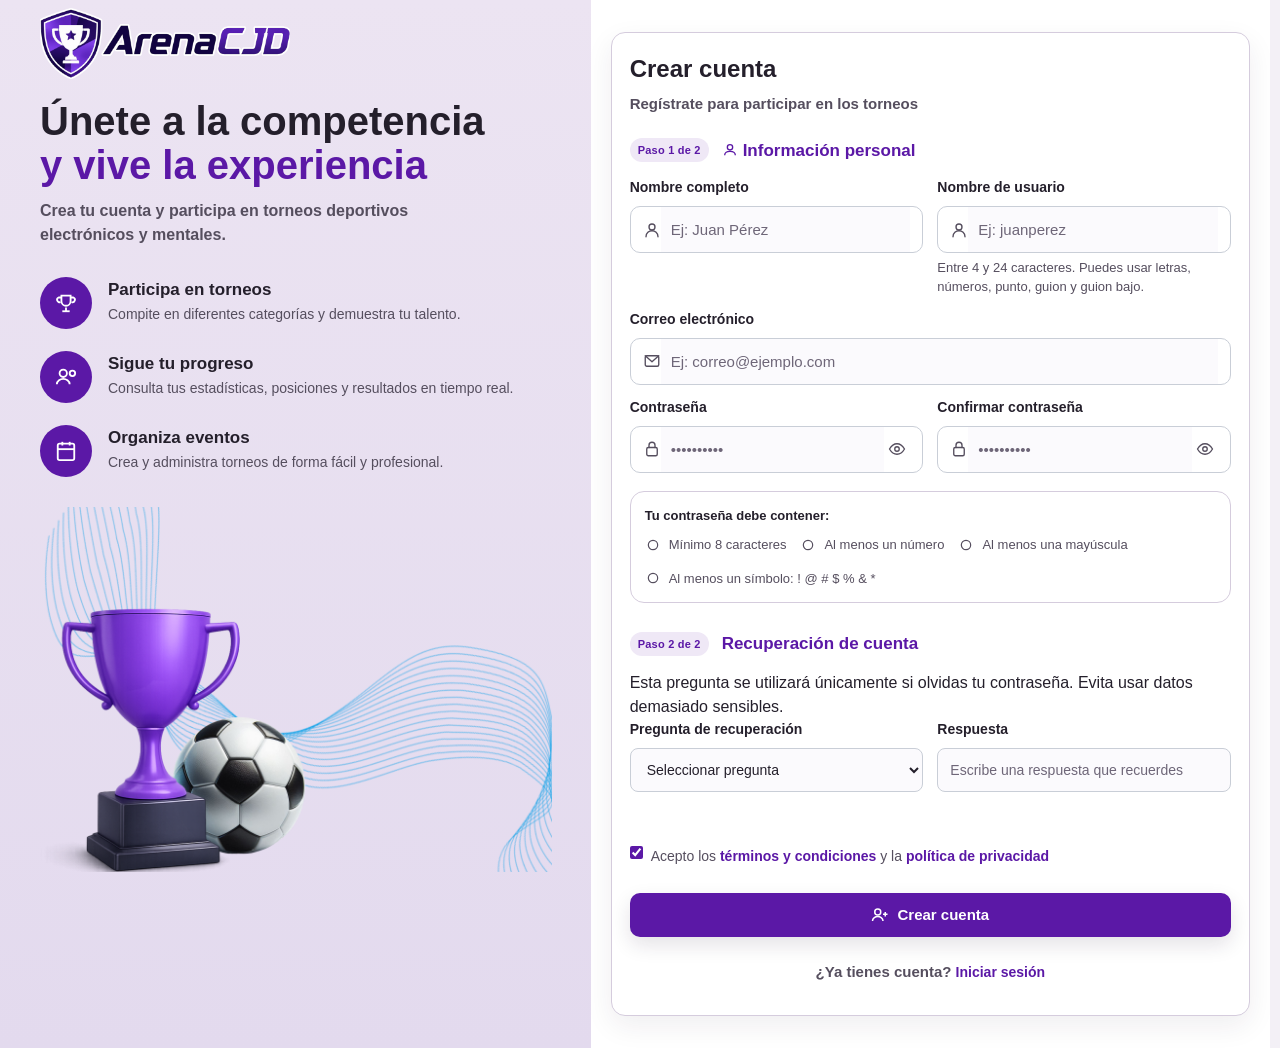
<file: registro.html>
<!DOCTYPE html>
<html lang="es">
<head>
<meta charset="UTF-8">
<meta name="viewport" content="width=device-width, initial-scale=1.0">
<title>ArenaCJD - Crear cuenta</title>
<link rel="icon" type="image/png" href="imagenes/arena-cjd-isotipo.png">
<script src="js/tema-inicial.js"></script>
<script src="js/iconos.js?v=20260909-sprint11"></script>
<link rel="stylesheet" href="css/variables.css?v=20260909-audit12">
<link rel="stylesheet" href="css/layout.css?v=20260911-stableui1">
<link rel="stylesheet" href="css/componentes.css?v=20260911-stableui1">
<link rel="stylesheet" href="css/animaciones.css">
<link rel="stylesheet" href="css/utilidades.css?v=20260911-stableui1">
<link rel="stylesheet" href="css/tema-claro.css?v=20260909-sprint11">
<link rel="stylesheet" href="css/tema-oscuro.css?v=20260908-theme5">
<link rel="stylesheet" href="css/contraste-claro.css?v=20260909-audit12">
<link rel="stylesheet" href="css/formularios.css?v=20260910-mobile1">
</head>
<body>

<main class="distribucion-registro">

<aside class="lateral-registro">

<div class="marca-registro">
<a href="index.php"><img src="imagenes/arena-cjd-logo-horizontal.png" alt="Logo de ArenaCJD" class="imagen-marca-registro"></a>
</div>

<div class="encabezado-lateral">
<h1 class="titulo-registro">
Únete a la competencia
<span class="acento-registro">y vive la experiencia</span>
</h1>
<p class="texto-registro">
Crea tu cuenta y participa en torneos deportivos
electrónicos y mentales.
</p>
</div>

<ul class="beneficios-registro">
<li class="beneficio-registro">
<span class="icono-beneficio">
<svg viewBox="0 0 24 24" width="22" height="22" fill="none" stroke="currentColor" stroke-width="2"><path d="M8 21h8"></path><path d="M12 17v4"></path><path d="M7 4h10v6a5 5 0 0 1-10 0z"></path><path d="M7 6H4a2 2 0 0 0 2 5"></path><path d="M17 6h3a2 2 0 0 1-2 5"></path></svg>
</span>
<div>
<h3 class="titulo-beneficio">Participa en torneos</h3>
<p class="descripcion-beneficio">
Compite en diferentes categorías
y demuestra tu talento.
</p>
</div>
</li>

<li class="beneficio-registro">
<span class="icono-beneficio">
<svg viewBox="0 0 24 24" width="22" height="22" fill="none" stroke="currentColor" stroke-width="2"><circle cx="9" cy="8" r="4"></circle><path d="M2 20c0-4 4-6 7-6s7 2 7 6"></path><circle cx="19" cy="8" r="3"></circle></svg>
</span>
<div>
<h3 class="titulo-beneficio">Sigue tu progreso</h3>
<p class="descripcion-beneficio">
Consulta tus estadísticas, posiciones
y resultados en tiempo real.
</p>
</div>
</li>

<li class="beneficio-registro">
<span class="icono-beneficio">
<svg viewBox="0 0 24 24" width="22" height="22" fill="none" stroke="currentColor" stroke-width="2"><rect x="3" y="4" width="18" height="18" rx="2"></rect><line x1="16" y1="2" x2="16" y2="6"></line><line x1="8" y1="2" x2="8" y2="6"></line><line x1="3" y1="10" x2="21" y2="10"></line></svg>
</span>
<div>
<h3 class="titulo-beneficio">Organiza eventos</h3>
<p class="descripcion-beneficio">
Crea y administra torneos de forma
fácil y profesional.
</p>
</div>
</li>
</ul>

<div class="imagen-registro">
<picture>
<source srcset="imagenes/ilustracion-trofeo-registro.webp" type="image/webp">
<img src="imagenes/ilustracion-trofeo-registro.png" alt="Trofeo deportivo de ArenaCJD">
</picture>
</div>
</aside>

<section class="contenido-registro">
<div class="tarjeta tarjeta-registro">

<header class="cabecera-registro">
<h2 class="titulo-sesion">Crear cuenta</h2>
<p class="subtitulo-sesion">Regístrate para participar en los torneos</p>
</header>

<form class="formulario-sesion" id="formularioRegistro" novalidate>

<fieldset class="seccion-registro">
<legend class="titulo-seccion leyenda-registro">
<span class="paso-registro">Paso 1 de 2</span>
<svg viewBox="0 0 24 24" width="16" height="16" fill="none" stroke="currentColor" stroke-width="2"><circle cx="12" cy="8" r="4"></circle><path d="M4 20c0-4 4-6 8-6s8 2 8 6"></path></svg>
Información personal
</legend>

<div class="grid-registro">
<div class="grupo-formulario">
<label for="fullname">Nombre completo</label>
<div class="envoltorio-campo">
<span class="icono-campo" data-icono="usuario" aria-hidden="true"></span>
<input type="text" id="fullname" name="fullname" placeholder="Ej: Juan Pérez" autocomplete="name" required>
</div>
</div>

<div class="grupo-formulario">
<label for="username">Nombre de usuario</label>
<div class="envoltorio-campo">
<span class="icono-campo" data-icono="usuario" aria-hidden="true"></span>
<input type="text" id="username" name="username" placeholder="Ej: juanperez" autocomplete="username" aria-describedby="ayudaUsername" required>
</div>
<small class="ayuda-campo-ah" id="ayudaUsername">Entre 4 y 24 caracteres. Puedes usar letras, números, punto, guion y guion bajo.</small>
</div>
</div>

<div class="grupo-formulario">
<label for="email">Correo electrónico</label>
<div class="envoltorio-campo">
<span class="icono-campo" data-icono="mensaje" aria-hidden="true"></span>
<input type="email" id="email" name="email" placeholder="Ej: correo@ejemplo.com" autocomplete="email" required>
</div>
</div>

<div class="grid-registro">
<div class="grupo-formulario">
<label for="password">Contraseña</label>
<div class="envoltorio-campo">
<span class="icono-campo" data-icono="candado" aria-hidden="true"></span>
<input type="password" id="password" name="password" placeholder="••••••••••" autocomplete="new-password" aria-describedby="reglasContrasena" required>
<button class="ver-contrasena" type="button" data-target="password" aria-label="Mostrar contraseña"><span data-icono="ojo" aria-hidden="true"></span>
</button>
</div>
</div>

<div class="grupo-formulario">
<label for="confirmPassword">Confirmar contraseña</label>
<div class="envoltorio-campo">
<span class="icono-campo" data-icono="candado" aria-hidden="true"></span>
<input type="password" id="confirmPassword" name="confirmPassword" placeholder="••••••••••" autocomplete="new-password" required>
<button class="ver-contrasena" type="button" data-target="confirmPassword" aria-label="Mostrar contraseña"><span data-icono="ojo" aria-hidden="true"></span>
</button>
</div>
</div>
</div>

<div class="reglas-registro" id="reglasContrasena">
<p class="titulo-reglas">Tu contraseña debe contener:</p>
<ul class="lista-reglas">
<li class="regla-registro" data-rule="length">
<span class="icono-regla neutral"><span data-icono="circulo" aria-hidden="true"></span></span>
<span>Mínimo 8 caracteres</span>
</li>
<li class="regla-registro" data-rule="number">
<span class="icono-regla neutral"><span data-icono="circulo" aria-hidden="true"></span></span>
<span>Al menos un número</span>
</li>
<li class="regla-registro" data-rule="uppercase">
<span class="icono-regla neutral"><span data-icono="circulo" aria-hidden="true"></span></span>
<span>Al menos una mayúscula</span>
</li>
<li class="regla-registro" data-rule="symbol">
<span class="icono-regla neutral"><span data-icono="circulo" aria-hidden="true"></span></span>
<span>Al menos un símbolo: ! @ # $ % &amp; *</span>
</li>
</ul>
</div>
</fieldset>

<fieldset class="seccion-registro">
<legend class="titulo-seccion leyenda-registro"><span class="paso-registro">Paso 2 de 2</span>Recuperación de cuenta</legend>
<p class="texto-ayuda-recuperacion">Esta pregunta se utilizará únicamente si olvidas tu contraseña. Evita usar datos demasiado sensibles.</p>
<div class="grid-registro">
<div class="grupo-formulario">
<label for="preguntaRecuperacion">Pregunta de recuperación</label>
<select id="preguntaRecuperacion" name="pregunta_recuperacion" class="selector-formulario" required>
<option value="">Seleccionar pregunta</option>
<option>¿Cuál era el nombre de tu primera mascota?</option>
<option>¿Cuál es tu comida favorita?</option>
<option>¿Cuál fue tu primer videojuego?</option>
<option>¿Cuál es el apodo de un amigo de la infancia?</option>
<option>¿Cuál es tu película favorita?</option>
</select>
</div>
<div class="grupo-formulario">
<label for="respuestaRecuperacion">Respuesta</label>
<input class="campo-formulario" id="respuestaRecuperacion" name="respuesta_recuperacion" type="text" maxlength="100" autocomplete="off" placeholder="Escribe una respuesta que recuerdes" required>
</div>
</div>
</fieldset>

<div class="casillas-registro">
<label class="recordar">
<input type="checkbox" id="terms" name="terms" checked>
<span>
Acepto los <a href="terminos.php" class="enlace-olvido" target="_blank" rel="noopener">términos y condiciones</a> y la
<a href="privacidad.php" class="enlace-olvido" target="_blank" rel="noopener">política de privacidad</a>
</span>
</label>

</div>

<p class="mensaje-registro" id="mensajeRegistro" role="alert" aria-live="polite"></p>

<button class="boton boton-principal boton-bloque boton-enviar" type="submit">
<svg viewBox="0 0 24 24" width="18" height="18" fill="none" stroke="currentColor" stroke-width="2"><circle cx="9" cy="8" r="4"></circle><path d="M2 20c0-4 4-6 7-6s7 2 7 6"></path><line x1="19" y1="8" x2="19" y2="14"></line><line x1="16" y1="11" x2="22" y2="11"></line></svg>
Crear cuenta
</button>

<p class="sin-cuenta pie-registro">
¿Ya tienes cuenta?
<a href="index.php" class="enlace-olvido">Iniciar sesión</a>
</p>

</form>
</div>
</section>

</main>

<div class="modal-registro" id="modalRegistroExitoso" aria-hidden="true" role="dialog" aria-modal="true" aria-labelledby="tituloModalRegistro">
<div class="fondo-modal-registro" data-cerrar-modal-registro></div>
<div class="contenido-modal-registro" tabindex="-1">
<div class="icono-modal-registro" aria-hidden="true">
<svg viewBox="0 0 24 24" width="34" height="34" fill="none" stroke="currentColor" stroke-width="2.2"><path d="M20 6 9 17l-5-5"></path></svg>
</div>
<h2 id="tituloModalRegistro">¡Cuenta creada con éxito!</h2>
<p>Tu solicitud fue registrada correctamente. Un administrador revisará el acceso antes de habilitar tu cuenta.</p>
<div class="acciones-modal-registro">
<button class="boton boton-secundario" type="button" data-cerrar-modal-registro>Cerrar</button>
<a class="boton boton-principal" href="index.php">Ir a iniciar sesión</a>
</div>
</div>
</div>

<script src="js/menu.js?v=20260909-sprint11"></script>
<script src="js/tema.js?v=20260909-login-tema1"></script>
</body>
</html>
</file>
<file: css/variables.css>
:root {
  --tema-claro-fondo-pagina: #f3f0f6;
  --tema-claro-fondo-tarjeta: #ffffff;
  --tema-claro-fondo-secundario: #f8f6fa;
  --tema-claro-fondo-terciario: #efe8f6;
  --tema-claro-fondo-control: #fbfafd;
  --tema-claro-fondo-tabla: #ffffff;
  --tema-claro-superficie-destacada: #f0e8f7;
  --tema-claro-texto-superficie-destacada: #4b137e;
  --tema-claro-texto-principal: #241f2b;
  --tema-claro-texto-secundario: #554e5e;
  --tema-claro-texto-desactivado: #6e6678;
  --tema-claro-borde: #d5ccdd;
  --tema-claro-borde-acento: #c2a8df;
  --tema-claro-sombra: 0 10px 28px rgba(38, 24, 55, .075);

  --tema-oscuro-fondo-pagina: #08111f;
  --tema-oscuro-fondo-tarjeta: #0d192b;
  --tema-oscuro-fondo-secundario: #111f34;
  --tema-oscuro-fondo-terciario: #1c1735;
  --tema-oscuro-fondo-control: #0a1627;
  --tema-oscuro-fondo-tabla: #0b1728;
  --tema-oscuro-superficie-clara: #14233a;
  --tema-oscuro-superficie-clara-hover: #1b2d49;
  --tema-oscuro-superficie-juego: #121a2b;
  --tema-oscuro-superficie-marcador: #26344d;
  --tema-oscuro-superficie-avatar: #223047;
  --tema-oscuro-texto-marcador: #f7f4ff;
  --tema-oscuro-texto-avatar: #e9f1ff;
  --tema-oscuro-superficie-llave: #131b2d;
  --tema-oscuro-superficie-llave-secundaria: #0f1728;
  --tema-oscuro-texto-superficie-clara: #f8f5ff;
  --tema-oscuro-texto-principal: #f8f5ff;
  --tema-oscuro-texto-secundario: #d2c9e3;
  --tema-oscuro-texto-desactivado: #a69bb9;
  --tema-oscuro-borde: #263a58;
  --tema-oscuro-borde-acento: #713fc2;
  --tema-oscuro-acento: #a45dff;
  --tema-oscuro-acento-suave: #c994ff;
  --tema-oscuro-sombra: 0 8px 26px rgba(0, 0, 0, .3);

  --surface-page: var(--tema-claro-fondo-pagina);
  --surface-card: var(--tema-claro-fondo-tarjeta);
  --surface-subtle: var(--tema-claro-fondo-secundario);
  --surface-inset: var(--tema-claro-fondo-terciario);
  --surface-control: var(--tema-claro-fondo-control);
  --surface-table: var(--tema-claro-fondo-tabla);
  --surface-selected: var(--tema-claro-superficie-destacada);
  --text-primary: var(--tema-claro-texto-principal);
  --text-secondary: var(--tema-claro-texto-secundario);
  --text-muted: var(--tema-claro-texto-desactivado);
  --border-subtle: var(--tema-claro-borde);
  --border-accent: var(--tema-claro-borde-acento);
  --shadow-card: var(--tema-claro-sombra);
  --shadow-float: 0 22px 56px rgba(38, 24, 55, .16);
  --state-success-bg: #e8f6ed;
  --state-success-text: #176b2f;
  --state-success-border: #b9dfc5;
  --state-warning-bg: #fff3d8;
  --state-warning-text: #8a5900;
  --state-warning-border: #ead39a;
  --state-info-bg: #e9f2ff;
  --state-info-text: #155aa8;
  --state-info-border: #bed4ef;
  --state-danger-bg: #fff0f0;
  --state-danger-text: #b42318;
  --state-danger-border: #edbdb9;
  --state-accent-bg: #f1e8fc;
  --state-accent-text: #5b18a6;
  --state-accent-border: #d6c4ec;
  --state-neutral-bg: #f1eef4;
  --state-neutral-text: #514a5b;
  --state-neutral-border: #d8d0df;
  --focus-ring: color-mix(in srgb, #5b18a6 22%, transparent);
  --toast-surface: var(--tema-claro-fondo-tarjeta);
  --toast-surface-hover: var(--tema-claro-fondo-secundario);
  --toast-text: var(--tema-claro-texto-principal);
  --toast-muted: var(--tema-claro-texto-secundario);
  --toast-shadow: 0 16px 38px rgba(33, 18, 52, .14), 0 2px 8px rgba(33, 18, 52, .06);
  --vict: 0;
  --emp: 0;

  --morado-principal: #5b18a6;
  --morado-oscuro: #3c0c81;
  --morado-claro: #9c5cff;
  --morado-emblematico: #a45dff;
  --azul: #1e88e5;
  --verde: #2e9e2e;
  --naranja: #f5a623;
  --rojo: #e53935;
  --blanco: #ffffff;

  --color-fondo-pagina: var(--surface-page);
  --color-fondo-tarjeta: var(--surface-card);
  --color-fondo-secundario: var(--surface-subtle);
  --color-fondo-terciario: var(--surface-inset);
  --color-fondo-control: var(--surface-control);
  --color-fondo-tabla: var(--surface-table);
  --color-superficie-destacada: var(--surface-selected);
  --color-texto-superficie-destacada: var(--tema-claro-texto-superficie-destacada);
  --color-texto-principal: var(--text-primary);
  --color-texto-secundario: var(--text-secondary);
  --color-texto-desactivado: var(--text-muted);
  --color-borde: var(--border-subtle);
  --color-borde-acento: var(--border-accent);
  --color-acento: var(--morado-principal);
  --color-acento-suave: var(--morado-claro);
  --sombra-tema: var(--shadow-card);

  --fondo-claro: var(--color-fondo-tarjeta);
  --fondo-oscuro: var(--tema-oscuro-fondo-pagina);
  --texto-oscuro: var(--color-texto-principal);
  --texto-gris: var(--color-texto-secundario);
  --borde-suave: var(--color-borde);
  --fondo-pagina: var(--color-fondo-pagina);
  --fondo-tarjeta: var(--color-fondo-tarjeta);
  --fondo-secundario: var(--color-fondo-secundario);
  --fondo-terciario: var(--color-fondo-terciario);
  --texto-principal: var(--color-texto-principal);
  --texto-secundario: var(--color-texto-secundario);
  --texto-desactivado: var(--color-texto-desactivado);
  --borde-tema: var(--color-borde);
  --borde: var(--color-borde);
  --borde-acento: var(--color-borde-acento);
  --acento-tema: var(--color-acento);
  --color-superficie: var(--color-fondo-tarjeta);
  --color-error: var(--rojo);
  --texto-negro: var(--color-texto-principal);
  --acento-tema-claro: var(--tema-claro-fondo-terciario);
  --sombra-tarjeta: var(--sombra-tema);
  --sombra-pequena: 0 2px 8px rgba(33, 18, 52, .08);
  --sombra-hover: 0 8px 20px rgba(33, 18, 52, .12);
  --radio: 14px;
  --ease-suave: cubic-bezier(.16, 1, .3, 1);
  --fuente: 'Segoe UI', Roboto, Helvetica, Arial, sans-serif;

  --color-directo-001: rgba(0, 0, 0, .2);
  --color-directo-e8e8e8: #E8E8E8;
  --color-directo-dedede: #DEDEDE;
  --color-directo-fff: #fff;
  --color-directo-f5f0f8: #F5F0F8;
  --color-directo-3a0f66: #3A0F66;
  --color-directo-c9c2d0: #C9C2D0;
  --color-directo-e8a0a0: #E8A0A0;
  --color-directo-c62828: #C62828;
  --color-directo-fbeaea: #FBEAEA;
  --color-directo-011: rgba(0, 0, 0, .15);
  --color-directo-444: #444;
  --color-directo-f5f5f5: #F5F5F5;
  --color-directo-f3ecf8: #F3ECF8;
  --color-directo-e9dcf2: #E9DCF2;
  --color-directo-9a9a9a: #9A9A9A;
  --color-directo-e3f2e3: #E3F2E3;
  --color-directo-e8f0fb: #E8F0FB;
  --color-directo-fdf2e0: #FDF2E0;
  --color-directo-e8a317: #E8A317;
  --color-directo-fcdada: #FCDADA;
  --color-directo-7b3fb8: #7B3FB8;
  --color-directo-fbc02d: #FBC02D;
  --color-directo-bbb: #BBB;
  --color-directo-f0eae8: #F0EAE8;
  --color-directo-2e9e2e: #2E9E2E;
  --color-directo-1e88e5: #1E88E5;
  --color-directo-e53935: #E53935;
  --color-directo-3a3a3a: #3A3A3A;
  --color-directo-c7c9da: #C7C9DA;
  --color-directo-555: #555;
  --color-directo-ece4f2: #ECE4F2;
  --color-directo-e3daee: #E3DAEE;
  --color-directo-034: rgba(255, 255, 255, .15);
  --color-directo-035: rgba(74, 20, 140, .1);
  --color-directo-036: rgba(74, 20, 140, .32);
  --color-directo-7d2ee8: #7d2ee8;
  --color-directo-a45dff: #a45dff;
  --color-directo-d3aeff: #d3aeff;
  --color-directo-281443: #281443;
  --color-directo-64efa7: #64efa7;
  --color-directo-042: rgba(18, 130, 75, .26);
  --color-directo-043: rgba(74, 225, 145, .28);
  --color-directo-ffd36b: #ffd36b;
  --color-directo-045: rgba(143, 91, 0, .28);
  --color-directo-046: rgba(255, 197, 66, .3);
  --color-directo-59b7ff: #59b7ff;
  --color-directo-048: rgba(0, 91, 164, .28);
  --color-directo-049: rgba(58, 169, 255, .25);
  --color-directo-ff747d: #ff747d;
  --color-directo-051: rgba(140, 24, 38, .3);
  --color-directo-052: rgba(255, 78, 92, .24);
  --color-directo-29233a: #29233a;
  --color-directo-054: rgba(164, 93, 255, .42);
  --color-directo-0b0e1b: #0b0e1b;
  --color-directo-121d35: #121d35;
  --color-directo-b8d7ff: #b8d7ff;
  --color-directo-28436b: #28436b;
  --color-directo-059: rgba(164, 93, 255, .35);
  --color-directo-060: rgba(104, 40, 183, .58);
  --color-directo-061: rgba(63, 20, 112, .35);
  --color-directo-6a1fd1: #6a1fd1;
  --color-directo-063: rgba(128, 52, 224, .45);
  --color-directo-050a12: #050a12;
  --color-directo-0b1320: #0b1320;
  --color-directo-0f1928: #0f1928;
  --color-directo-1d1035: #1d1035;
  --color-directo-0a1220: #0a1220;
  --color-directo-0a1422: #0a1422;
  --color-directo-f7f4ff: #f7f4ff;
  --color-directo-c8c2d5: #c8c2d5;
  --color-directo-8f889f: #8f889f;
  --color-directo-223048: #223048;
  --color-directo-6f36b7: #6f36b7;
  --color-directo-9a4df5: #9a4df5;
  --color-directo-c28cff: #c28cff;
  --color-directo-090f1b: #090f1b;
  --color-directo-070d18: #070d18;
  --color-directo-6d28d9: #6d28d9;
  --color-directo-7130d8: #7130d8;
  --color-directo-081: rgba(24, 119, 72, .16);
  --color-directo-082: rgba(67, 205, 126, .28);
  --color-directo-083: rgba(113, 48, 216, .2);
  --color-directo-084: rgba(113, 48, 216, .22);
  --color-directo-085: rgba(211, 157, 50, .12);
  --color-directo-086: rgba(112, 48, 216, .2);
  --color-directo-72e8aa: #72e8aa;
  --color-directo-088: rgba(22, 119, 73, .28);
  --color-directo-089: rgba(71, 218, 139, .25);
  --color-directo-090: rgba(151, 98, 0, .25);
  --color-directo-091: rgba(255, 199, 69, .24);
  --color-directo-ff858c: #ff858c;
  --color-directo-093: rgba(145, 26, 39, .28);
  --color-directo-094: rgba(255, 90, 102, .23);
  --color-directo-66bfff: #66bfff;
  --color-directo-096: rgba(0, 92, 166, .27);
  --color-directo-097: rgba(77, 177, 255, .22);
  --color-directo-080e19: #080e19;
  --color-directo-4f287f: #4f287f;
  --color-directo-7542bd: #7542bd;
  --color-directo-101: rgba(255, 255, 255, .08);
  --color-directo-102: rgba(255, 255, 255, .07);
  --color-directo-103: rgba(255, 255, 255, .18);
  --color-directo-9a9cb5: #9A9CB5;
  --color-directo-16173e: #16173E;
  --color-directo-3a1063: #3A1063;
  --color-directo-4a148c: #4A148C;
  --color-directo-108: rgba(0, 0, 0, 0);
  --color-directo-109: rgba(0, 0, 0, .35);
  --color-directo-c9bee0: #C9BEE0;
  --color-directo-111: rgba(255, 255, 255, .12);
  --color-directo-4ade80: #4ADE80;
  --color-directo-e3dcf2: #E3DCF2;
  --color-directo-114: rgba(74, 20, 140, .95);
  --color-directo-115: rgba(74, 20, 140, .4);
  --color-directo-116: rgba(0, 0, 0, .45);
  --color-directo-333: #333;
  --color-directo-118: rgba(119, 49, 215, .38);
  --color-directo-19072f: #19072f;
  --color-directo-120923: #120923;
  --color-directo-0d0818: #0d0818;
  --color-directo-122: rgba(132, 42, 231, .5);
  --color-directo-7f33df: #7f33df;
  --color-directo-124: rgba(117, 38, 218, .34);
  --color-directo-d8cee6: #d8cee6;
  --color-directo-f4eefb: #f4eefb;
  --color-directo-6d16c5: #6d16c5;
  --color-directo-54109e: #54109e;
  --color-directo-129: rgba(78, 13, 151, .28);
  --color-directo-130: rgba(255, 255, 255, .055);
  --color-directo-7a2bda: #7a2bda;
  --color-directo-4d1092: #4d1092;
  --color-directo-cfc4dc: #cfc4dc;
  --color-directo-34c759: #34c759;
  --color-directo-135: rgba(52, 199, 89, .13);
  --color-directo-7b2be2: #7b2be2;
  --color-directo-137: rgba(98,35,184,.35);
  --color-directo-d8cfeb: #d8cfeb;
  --color-directo-139: rgba(152,83,237,.35);
  --color-directo-140: rgba(99,31,178,.38);
  --color-directo-141: rgba(22,12,48,.78);
  --color-directo-142: rgba(5,1,18,.25);
  --color-directo-8c3df0: #8c3df0;
  --color-directo-5114a6: #5114a6;
  --color-directo-22113e: #22113e;
  --color-directo-2bd94f: #2bd94f;
  --color-directo-147: rgba(152,83,237,.32);
  --color-directo-17102a: #17102a;
  --color-directo-149: rgba(0,0,0,.4);
  --color-directo-150: rgba(255,255,255,.08);
  --color-directo-ffb9bf: #ffb9bf;
  --color-directo-152: rgba(12,6,25,.72);
  --color-directo-153: rgba(0,0,0,.35);
  --color-directo-f3eef9: #f3eef9;
  --color-directo-f7f2fd: #f7f2fd;
  --color-directo-8735e8: #8735e8;
  --color-directo-4f139d: #4f139d;
  --color-directo-eee8f3: #eee8f3;
  --color-directo-16733a: #16733a;
  --color-directo-ffffff: #ffffff;
  --color-directo-21314a: #21314a;
  --color-directo-a9cfff: #a9cfff;
  --color-directo-36547c: #36547c;
  --color-directo-30405c: #30405c;
  --color-directo-26203b: #26203b;
  --color-directo-2b2045: #2b2045;
  --color-directo-167: rgba(171, 113, 22, .16);
  --color-directo-168: rgba(255, 196, 73, .38);
  --color-directo-ffd166: #ffd166;
  --color-directo-170: rgba(0, 0, 0, .12);
  --color-directo-24223a: #24223A;
  --color-directo-e89a00: #E89A00;
  --color-directo-c9b5d8: #c9b5d8;
  --color-directo-999: #999;
  --color-directo-888: #888;
  --color-directo-1e5b8a: #1E5B8A;
  --color-directo-f8f5fb: #F8F5FB;
  --color-directo-fafafa: #FAFAFA;
  --color-directo-6a4c8a: #6A4C8A;
  --color-directo-faf7fc: #FAF7FC;
  --color-directo-efe7f5: #EFE7F5;
  --color-directo-e9e2f0: #E9E2F0;
  --color-directo-183: rgba(0, 0, 0, .1);
  --color-directo-eaf6ea: #EAF6EA;
  --color-directo-fcebeb: #FCEBEB;
  --color-directo-fcf6e5: #FCF6E5;
  --color-directo-eaf1fb: #EAF1FB;
  --color-directo-f6f6f8: #F6F6F8;
  --color-directo-c2c2cc: #C2C2CC;
  --color-directo-190: rgba(0,0,0,.08);
  --color-directo-ddd: #DDD;
  --color-directo-faf8fc: #FAF8FC;
  --color-directo-000000: #000000;
  --color-directo-f0eaf5: #F0EAF5;
  --color-directo-7b2bc4: #7b2bc4;
  --color-directo-9a6500: #9a6500;
  --color-directo-fff0ca: #fff0ca;
  --color-directo-187a32: #187a32;
  --color-directo-dcf5e2: #dcf5e2;
  --color-directo-cfc8d6: #cfc8d6;
  --color-directo-201: rgba(0,0,0,.2);
  --color-directo-eaf3ff: #eaf3ff;
  --color-directo-275f91: #275f91;
  --color-directo-f8f5fb: #f8f5fb;
  --color-directo-eee7f4: #eee7f4;
  --color-directo-ded5e5: #ded5e5;
  --color-directo-207: rgba(38, 20, 53, .06);
  --color-directo-efe7f6: #efe7f6;
  --color-directo-faf8fc: #faf8fc;
  --color-directo-fcfbfd: #fcfbfd;
  --color-directo-c8a7e2: #c8a7e2;
  --color-directo-212: rgba(82, 22, 139, .12);
  --color-directo-f7f6fb: #f7f6fb;
  --color-directo-214: rgba(111, 44, 210, .08);
  --color-directo-f8f8fb: #f8f8fb;
  --color-directo-17142b: #17142b;
  --color-directo-676477: #676477;
  --color-directo-5a18b7: #5a18b7;
  --color-directo-f2eaff: #f2eaff;
  --color-directo-e8dcfb: #e8dcfb;
  --color-directo-6d22c6: #6d22c6;
  --color-directo-51109c: #51109c;
  --color-directo-ebe8f0: #ebe8f0;
  --color-directo-224: rgba(28, 21, 54, .06);
  --color-directo-272238: #272238;
  --color-directo-ded9e8: #ded9e8;
  --color-directo-227: rgba(28, 21, 54, .055);
  --color-directo-24212c: #24212c;
  --color-directo-686474: #686474;
  --color-directo-eee4ff: #eee4ff;
  --color-directo-e4f7e9: #e4f7e9;
  --color-directo-17843a: #17843a;
  --color-directo-fff0e4: #fff0e4;
  --color-directo-e6f0ff: #e6f0ff;
  --color-directo-ffe9eb: #ffe9eb;
  --color-directo-fff1d8: #fff1d8;
  --color-directo-5b18a6: #5b18a6;
  --color-directo-147533: #147533;
  --color-directo-e7f6eb: #e7f6eb;
  --color-directo-c34b0b: #c34b0b;
  --color-directo-fff0e5: #fff0e5;
  --color-directo-125ec6: #125ec6;
  --color-directo-e5f0ff: #e5f0ff;
  --color-directo-c51f28: #c51f28;
  --color-directo-ffe8ea: #ffe8ea;
  --color-directo-a75b00: #a75b00;
  --color-directo-fff0d8: #fff0d8;
  --color-directo-248: rgba(103, 33, 186, .08);
  --color-directo-6724bc: #6724bc;
  --color-directo-3c0c81: #3c0c81;
  --color-directo-ed47a5: #ed47a5;
  --color-directo-c91469: #c91469;
  --color-directo-253: rgba(221, 42, 130, .09);
  --color-directo-2db357: #2db357;
  --color-directo-16863b: #16863b;
  --color-directo-256: rgba(38, 165, 78, .09);
  --color-directo-ff8c32: #ff8c32;
  --color-directo-e35413: #e35413;
  --color-directo-259: rgba(241, 105, 24, .09);
  --color-directo-2985f1: #2985f1;
  --color-directo-1152bf: #1152bf;
  --color-directo-262: rgba(33, 112, 224, .09);
  --color-directo-ee4052: #ee4052;
  --color-directo-bd1729: #bd1729;
  --color-directo-265: rgba(218, 41, 59, .09);
  --color-directo-f2aa1f: #f2aa1f;
  --color-directo-c77600: #c77600;
  --color-directo-268: rgba(226, 148, 15, .1);
  --color-directo-b86a00: #b86a00;
  --color-directo-fff2d9: #fff2d9;
  --color-directo-137533: #137533;
  --color-directo-e6f6ea: #e6f6ea;
  --color-directo-095fd4: #095fd4;
  --color-directo-e3efff: #e3efff;
  --color-directo-c61f28: #c61f28;
  --color-directo-ffe7e9: #ffe7e9;
  --color-directo-403c4c: #403c4c;
  --color-directo-6b20ca: #6b20ca;
  --color-directo-52139d: #52139d;
  --color-directo-6e6977: #6e6977;
  --color-directo-d7d0e2: #d7d0e2;
  --color-directo-e1dce8: #e1dce8;
  --color-directo-3c3748: #3c3748;
  --color-directo-284: rgba(74,20,140,.1);
  --color-directo-60229e: #60229e;
  --color-directo-32104f: #32104f;
  --color-directo-e7f7ea: #e7f7ea;
  --color-directo-22783a: #22783a;
  --color-directo-fdebed: #fdebed;
  --color-directo-b82d3a: #b82d3a;
  --color-directo-5c258e: #5c258e;
  --color-directo-4a148c: #4a148c;
  --color-directo-9c27b0: #9c27b0;
  --color-directo-cdebd5: #cdebd5;
  --color-directo-f6fcf7: #f6fcf7;
  --color-directo-dff3e4: #dff3e4;
  --color-directo-237a3e: #237a3e;
  --color-directo-c9aee3: #c9aee3;
  --color-directo-f6ecff: #f6ecff;
  --color-directo-300: rgba(17,7,29,.72);
  --color-directo-301: rgba(0,0,0,.28);
  --color-directo-2c0e49: #2c0e49;
  --color-directo-e4f5e8: #e4f5e8;
  --color-directo-24783c: #24783c;
  --color-directo-305: rgba(35,18,65,.06);
  --color-directo-306: rgba(93,30,166,.1);
  --color-directo-eee6ff: #eee6ff;
  --color-directo-e4f7e8: #e4f7e8;
  --color-directo-ffe6e8: #ffe6e8;
  --color-directo-5a19a6: #5a19a6;
  --color-directo-177634: #177634;
  --color-directo-d85b0b: #d85b0b;
  --color-directo-165dcc: #165dcc;
  --color-directo-ca2631: #ca2631;
  --color-directo-ffe4f0: #ffe4f0;
  --color-directo-cf176c: #cf176c;
  --color-directo-f0e8ff: #f0e8ff;
  --color-directo-e6efff: #e6efff;
  --color-directo-eee5f8: #eee5f8;
  --color-directo-e6f6e8: #e6f6e8;
  --color-directo-fff0d9: #fff0d9;
  --color-directo-d88900: #d88900;
  --color-directo-655c6c: #655c6c;
  --color-directo-5b179d: #5b179d;
  --color-directo-242238: #242238;
  --color-directo-2da63a: #2da63a;
  --color-directo-258fe1: #258fe1;
  --color-directo-d52d2d: #d52d2d;
  --color-directo-efa000: #efa000;
  --color-directo-e7f6e8: #e7f6e8;
  --color-directo-268d31: #268d31;
  --color-directo-e8f1fb: #e8f1fb;
  --color-directo-1e7dca: #1e7dca;
  --color-directo-bb7600: #bb7600;
  --color-directo-335: rgba(25,15,35,.58);
  --color-directo-4c4450: #4c4450;
  --color-directo-337: rgba(91,23,157,.1);
  --color-directo-b42318: #b42318;
  --color-directo-267a35: #267a35;
  --color-directo-faf9fb: #faf9fb;
  --color-directo-341: rgba(0, 0, 0, .42);
  --color-directo-342: rgba(74, 20, 140, .18);
  --color-directo-343: rgba(74, 20, 140, .07);
  --color-directo-344: rgba(74, 20, 140, .12);
  --color-directo-f2eef7: #f2eef7;
  --color-directo-17141f: #17141f;
  --color-directo-30283c: #30283c;
  --color-directo-bdb7c5: #bdb7c5;
  --color-directo-349: rgba(93, 38, 170, .22);
  --color-directo-0c1017: #0c1017;
  --color-directo-111722: #111722;
  --color-directo-0d1119: #0d1119;
  --color-directo-f7f8fc: #f7f8fc;
  --color-directo-aeb6c7: #aeb6c7;
  --color-directo-a987ff: #a987ff;
  --color-directo-356: rgba(19, 25, 36, .94);
  --color-directo-d8ddec: #d8ddec;
  --color-directo-eef1f8: #eef1f8;
  --color-directo-111720: #111720;
  --color-directo-7c3aed: #7c3aed;
  --color-directo-361: rgba(124, 58, 237, .16);
  --color-directo-362: rgba(20, 27, 39, .96);
  --color-directo-363: rgba(124, 58, 237, .22);
  --color-directo-364: rgba(34, 197, 94, .2);
  --color-directo-365: rgba(234, 179, 8, .2);
  --color-directo-366: rgba(239, 68, 68, .2);
  --color-directo-aab2c2: #aab2c2;
  --color-directo-929cad: #929cad;
  --color-directo-0e141e: #0e141e;
  --color-directo-5b21b6: #5b21b6;
  --color-directo-dce2ee: #dce2ee;
  --color-directo-18202d: #18202d;
  --color-directo-919aac: #919aac;
  --color-directo-dde2eb: #dde2eb;
  --color-directo-101721: #101721;
  --color-directo-4f5868: #4f5868;
  --color-directo-0d131c: #0d131c;
  --color-directo-378: rgba(91, 33, 182, .95);
  --color-directo-379: rgba(124, 58, 237, .7);
  --color-directo-8b5cf6: #8b5cf6;
  --color-directo-22c55e: #22c55e;
  --color-directo-3b82f6: #3b82f6;
  --color-directo-ef4444: #ef4444;
  --color-directo-4c1d95: #4c1d95;
  --color-directo-9ca5b5: #9ca5b5;
  --color-directo-949dad: #949dad;
  --color-directo-facc15: #facc15;
  --color-directo-388: rgba(234, 179, 8, .14);
  --color-directo-86efac: #86efac;
  --color-directo-390: rgba(34, 197, 94, .14);
  --color-directo-93c5fd: #93c5fd;
  --color-directo-392: rgba(59, 130, 246, .14);
  --color-directo-fca5a5: #fca5a5;
  --color-directo-394: rgba(239, 68, 68, .14);
  --color-directo-395: rgba(255, 255, 255, .09);
  --color-directo-bcc4d2: #bcc4d2;
  --color-directo-f5f6fa: #f5f6fa;
  --color-directo-27232f: #27232f;
  --color-directo-6f6878: #6f6878;
  --color-directo-5b199f: #5b199f;
  --color-directo-ece8f1: #ece8f1;
  --color-directo-402: rgba(38,24,55,.08);
  --color-directo-3c3545: #3c3545;
  --color-directo-2d2733: #2d2733;
  --color-directo-dcd5e3: #dcd5e3;
  --color-directo-6b21a8: #6b21a8;
  --color-directo-407: rgba(107,33,168,.12);
  --color-directo-408: rgba(38,24,55,.06);
  --color-directo-746d7d: #746d7d;
  --color-directo-f1edf6: #f1edf6;
  --color-directo-665f70: #665f70;
  --color-directo-6f22b5: #6f22b5;
  --color-directo-42394b: #42394b;
  --color-directo-f7f4fa: #f7f4fa;
  --color-directo-e6dfeb: #e6dfeb;
  --color-directo-e8e1ed: #e8e1ed;
  --color-directo-5e5667: #5e5667;
  --color-directo-ded6e4: #ded6e4;
  --color-directo-419: rgba(38, 24, 55, .06);
  --color-directo-aaa3b2: #aaa3b2;
  --color-directo-f7f5f9: #f7f5f9;
  --color-directo-8146cc: #8146cc;
  --color-directo-7c3ac2: #7c3ac2;
  --color-directo-a65b00: #a65b00;
  --color-directo-147a39: #147a39;
  --color-directo-ddf7e5: #ddf7e5;
  --color-directo-1c5ca8: #1c5ca8;
  --color-directo-e2efff: #e2efff;
  --color-directo-b32424: #b32424;
  --color-directo-ffe3e3: #ffe3e3;
  --color-directo-bda8cb: #bda8cb;
  --color-directo-d6c4ec: #d6c4ec;
  --color-directo-f1e8fc: #f1e8fc;
  --color-directo-fff0f0: #fff0f0;
  
  --color-refactor-001: rgba(0, 0, 0, .24);
  --color-refactor-002: rgba(10,5,20,.62);
  --color-refactor-003: #071122;
  --color-refactor-004: #cbd3e3;
  --color-refactor-005: #dfe5f1;
  --color-refactor-006: rgba(255,255,255,.16);
  --color-refactor-007: rgba(255,255,255,.14);
  --color-refactor-008: #7c2de2;
  --color-refactor-009: #4f0fa7;
  --color-refactor-010: #42c75c;
  --color-refactor-011: #1e9a38;
  --color-refactor-012: #ffb128;
  --color-refactor-013: #ed8a00;
  --color-refactor-014: rgba(18,20,34,.12);
  --color-refactor-015: rgba(12,18,34,.24);
  --color-refactor-016: #20232b;
  --color-refactor-017: #0b0d12;
  --color-refactor-018: #414652;
  --color-refactor-019: #171920;
  --color-refactor-020: #d9dbe0;
  --color-refactor-021: #a8abb2;
  --color-refactor-022: #72767e;
  --color-refactor-023: #454951;
  --color-refactor-024: rgba(255,255,255,.9);
  --color-refactor-025: rgba(0,0,0,.22);
  --color-refactor-026: #777b83;
  --color-refactor-027: #eceef1;
  --color-refactor-028: #c5c8ce;
  --color-refactor-029: #858991;
  --color-refactor-030: rgba(0,0,0,.5);
  --color-refactor-031: rgba(18,20,34,.07);
  --color-refactor-032: #6b28d9;
  --color-refactor-033: #1685e9;
  --color-refactor-034: #e0f1ff;
  --color-refactor-035: #25a745;
  --color-refactor-036: #e2f7e7;
  --color-refactor-037: #ef9500;
  --color-refactor-038: #fff0d4;
  --color-refactor-039: rgba(143,63,255,.15);
  --color-refactor-040: rgba(92,36,162,.13);

}

html[data-tema="oscuro"] {
  color-scheme: dark;
  --surface-page: var(--tema-oscuro-fondo-pagina);
  --surface-card: var(--tema-oscuro-fondo-tarjeta);
  --surface-subtle: var(--tema-oscuro-fondo-secundario);
  --surface-inset: var(--tema-oscuro-fondo-terciario);
  --surface-control: var(--tema-oscuro-fondo-control);
  --surface-table: var(--tema-oscuro-fondo-tabla);
  --surface-selected: var(--tema-oscuro-superficie-clara);
  --text-primary: var(--tema-oscuro-texto-principal);
  --text-secondary: var(--tema-oscuro-texto-secundario);
  --text-muted: var(--tema-oscuro-texto-desactivado);
  --border-subtle: var(--tema-oscuro-borde);
  --border-accent: var(--tema-oscuro-borde-acento);
  --shadow-card: var(--tema-oscuro-sombra);
  --shadow-float: 0 24px 60px rgba(0, 0, 0, .42);
  --state-success-bg: rgba(22, 119, 73, .18);
  --state-success-text: #72e8aa;
  --state-success-border: rgba(71, 218, 139, .28);
  --state-warning-bg: rgba(151, 98, 0, .18);
  --state-warning-text: #ffd36b;
  --state-warning-border: rgba(255, 199, 69, .24);
  --state-info-bg: rgba(0, 92, 166, .2);
  --state-info-text: #66bfff;
  --state-info-border: rgba(77, 177, 255, .22);
  --state-danger-bg: rgba(145, 26, 39, .2);
  --state-danger-text: #ff858c;
  --state-danger-border: rgba(255, 90, 102, .23);
  --state-accent-bg: rgba(113, 48, 216, .2);
  --state-accent-text: var(--tema-oscuro-acento-suave);
  --state-accent-border: rgba(164, 93, 255, .35);
  --state-neutral-bg: var(--tema-oscuro-fondo-secundario);
  --state-neutral-text: var(--tema-oscuro-texto-secundario);
  --state-neutral-border: var(--tema-oscuro-borde);
  --focus-ring: color-mix(in srgb, var(--tema-oscuro-acento) 30%, transparent);
  --toast-surface: var(--tema-oscuro-fondo-tarjeta);
  --toast-surface-hover: var(--tema-oscuro-fondo-secundario);
  --toast-text: var(--tema-oscuro-texto-principal);
  --toast-muted: var(--tema-oscuro-texto-secundario);
  --toast-shadow: 0 18px 44px rgba(0, 0, 0, .38);
  --color-fondo-pagina: var(--surface-page);
  --color-fondo-tarjeta: var(--surface-card);
  --color-fondo-secundario: var(--surface-subtle);
  --color-fondo-terciario: var(--surface-inset);
  --color-fondo-control: var(--surface-control);
  --color-fondo-tabla: var(--surface-table);
  --color-superficie-destacada: var(--surface-selected);
  --color-texto-superficie-destacada: var(--tema-oscuro-texto-superficie-clara);
  --color-texto-principal: var(--text-primary);
  --color-texto-secundario: var(--text-secondary);
  --color-texto-desactivado: var(--text-muted);
  --color-borde: var(--border-subtle);
  --color-borde-acento: var(--border-accent);
  --color-acento: var(--tema-oscuro-acento);
  --color-acento-suave: var(--tema-oscuro-acento-suave);
  --sombra-tema: var(--shadow-card);
  --morado-principal: var(--tema-oscuro-acento);
  --morado-claro: var(--tema-oscuro-acento-suave);
  --fondo-claro: var(--color-fondo-tarjeta);
  --texto-oscuro: var(--color-texto-principal);
  --texto-gris: var(--color-texto-secundario);
  --borde-suave: var(--color-borde);
  --acento-tema-claro: var(--tema-oscuro-fondo-terciario);
}

html[data-tema="oscuro"] {
  --tema-oscuro-fondo-pagina: var(--color-directo-050a12);
  --tema-oscuro-fondo-tarjeta: var(--color-directo-0b1320);
  --tema-oscuro-fondo-secundario: var(--color-directo-0f1928);
  --tema-oscuro-fondo-terciario: var(--color-directo-1d1035);
  --tema-oscuro-fondo-control: var(--color-directo-0a1220);
  --tema-oscuro-fondo-tabla: var(--color-directo-0a1422);
  --tema-oscuro-texto-principal: var(--color-directo-f7f4ff);
  --tema-oscuro-texto-secundario: var(--color-directo-c8c2d5);
  --tema-oscuro-texto-desactivado: var(--color-directo-8f889f);
  --tema-oscuro-borde: var(--color-directo-223048);
  --tema-oscuro-borde-acento: var(--color-directo-6f36b7);
  --tema-oscuro-acento: var(--color-directo-9a4df5);
  --tema-oscuro-acento-suave: var(--color-directo-c28cff);
}
html[data-tema="claro"] {
  color-scheme: light;
  --surface-page: var(--tema-claro-fondo-pagina);
  --surface-card: var(--tema-claro-fondo-tarjeta);
  --surface-subtle: var(--tema-claro-fondo-secundario);
  --surface-inset: var(--tema-claro-fondo-terciario);
  --surface-control: var(--tema-claro-fondo-control);
  --surface-table: var(--tema-claro-fondo-tabla);
  --surface-selected: var(--tema-claro-superficie-destacada);
  --text-primary: var(--tema-claro-texto-principal);
  --text-secondary: var(--tema-claro-texto-secundario);
  --text-muted: var(--tema-claro-texto-desactivado);
  --border-subtle: var(--tema-claro-borde);
  --border-accent: var(--tema-claro-borde-acento);
  --shadow-card: var(--tema-claro-sombra);
  --shadow-float: 0 22px 56px rgba(38, 24, 55, .16);
  --color-fondo-pagina: var(--surface-page);
  --color-fondo-tarjeta: var(--surface-card);
  --color-fondo-secundario: var(--surface-subtle);
  --color-fondo-terciario: var(--surface-inset);
  --color-fondo-control: var(--surface-control);
  --color-fondo-tabla: var(--surface-table);
  --color-superficie-destacada: var(--surface-selected);
  --color-texto-superficie-destacada: var(--tema-claro-texto-superficie-destacada);
  --color-texto-principal: var(--text-primary);
  --color-texto-secundario: var(--text-secondary);
  --color-texto-desactivado: var(--text-muted);
  --color-borde: var(--border-subtle);
  --color-borde-acento: var(--border-accent);
  --color-acento: var(--morado-principal);
  --color-acento-suave: #6d28d9;
  --sombra-tema: var(--shadow-card);
  --verde: var(--state-success-text);
  --rojo: var(--state-danger-text);
  --naranja: var(--state-warning-text);
  --azul: var(--state-info-text);
  --morado-claro: #6d28d9;
  --color-exito-texto: var(--state-success-text);
  --color-error-texto: var(--state-danger-text);
  --color-advertencia-texto: var(--state-warning-text);
  --color-info-texto: var(--state-info-text);
  --color-texto-placeholder: #6c6476;
  --color-primario: var(--morado-principal);
  --toast-surface: var(--tema-claro-fondo-tarjeta);
  --toast-surface-hover: var(--tema-claro-fondo-secundario);
  --toast-text: var(--tema-claro-texto-principal);
  --toast-muted: var(--tema-claro-texto-secundario);
  --toast-shadow: 0 16px 38px rgba(33, 18, 52, .14), 0 2px 8px rgba(33, 18, 52, .06);
}
html[data-tema="claro"] {
  color-scheme: light;
  --verde: var(--state-success-text);
  --rojo: var(--state-danger-text);
  --naranja: var(--state-warning-text);
  --azul: var(--state-info-text);
  --tema-claro-texto-desactivado: #6e6678;
  --color-texto-desactivado: #6e6678;
  --morado-claro: #6d28d9;
  --color-acento-suave: #6d28d9;
  --color-exito-texto: var(--state-success-text);
  --color-error-texto: var(--state-danger-text);
  --color-advertencia-texto: var(--state-warning-text);
  --color-info-texto: var(--state-info-text);
  --color-texto-placeholder: #6e6678;
}
</file>
<file: css/layout.css>
* {
  margin: 0;
  padding: 0;
  box-sizing: border-box;
}

[hidden] {
  display: none !important;
}

html {
  scroll-behavior: smooth;
  background: var(--color-fondo-pagina);
  -webkit-text-size-adjust: 100%;
  height: 100%;
  scrollbar-gutter: stable;
}

body {
  font-family: var(--fuente);
  background: var(--color-fondo-pagina);
  color: var(--texto-oscuro);
  line-height: 1.4;
  -webkit-font-smoothing: antialiased;
  text-rendering: optimizeLegibility;
  height: 100%;
  margin: 0;
  padding: 0;
}

a {
  text-decoration: none;
  color: inherit;
}

ul {
  list-style: none;
}

img {
  max-width: 100%;
  display: block;
}

body.sin-scroll {
  overflow: hidden;
}

html[data-tema] :is(body,.panel,.menu-lateral,.navegacion-menu,.modal-perfil-usuario) {
  scrollbar-width: thin;
}

.titulo-pagina {
  font-size: 24px;
  font-weight: 700;
  margin-bottom: 18px;
}

.subtitulo-pagina {
  font-size: 14px;
  color: var(--texto-gris);
  margin-top: -12px;
  margin-bottom: 18px;
}

.titulo-seccion {
  font-size: 17px;
  font-weight: 700;
  color: var(--morado-principal);
  margin-bottom: 14px;
}

.tarjeta {
  background: var(--color-fondo-tarjeta);
  border-radius: var(--radio);
  box-shadow: var(--sombra-tarjeta);
  padding: 18px;
  min-width: 0;
}

.cuerpo-app {
  background: var(--color-fondo-pagina);
  overflow-x: hidden;
}

.contenedor-app {
  display: flex;
  height: 100vh;
  height: 100dvh;
  position: fixed;
  top: 0;
  left: 0;
  right: 0;
  bottom: 0;
  width: 100%;
  overflow: hidden;
}

.contenido-app {
  flex: 1;
  display: flex;
  flex-direction: column;
  min-width: 0;
  min-height: 0;
  overflow: hidden;
  height: 100%;
}

.panel {
  padding: 18px;
  flex: 1;
  min-height: 0;
  padding-bottom: calc(18px + env(safe-area-inset-bottom, 0px));
  min-width: 0;
  max-width: 100%;
  overflow-y: auto;
  overflow-x: hidden;
  scrollbar-gutter: stable;
  -webkit-overflow-scrolling: touch;
}

.encabezado-sitio {
  background: var(--fondo-oscuro);
  color: var(--blanco);
  position: sticky;
  top: 0;
  z-index: 100;
}

.contenido-encabezado {
  display: flex;
  align-items: center;
  justify-content: space-between;
  padding: 14px 20px;
  flex-wrap: wrap;
  gap: 12px;
  max-width: 1600px;
  margin: 0 auto;
}

.logo-marca {
  height: 38px;
  width: auto;
}

.navegacion-principal {
  flex-basis: 100%;
  display: none;
}

.navegacion-principal.abierto {
  display: block;
}

.navegacion-principal ul {
  display: flex;
  flex-direction: column;
  gap: 4px;
  padding: 10px 0;
}

.enlace-navegacion {
  display: block;
  padding: 12px 14px;
  color: var(--color-directo-c7c9da);
  font-weight: 500;
  border-radius: 6px;
  transition: color .2s ease, background .2s ease;
}

.enlace-navegacion:hover,
.enlace-navegacion.activo {
  color: var(--blanco);
  background: var(--color-directo-101);
}

.boton-menu-movil {
  display: flex;
  flex-direction: column;
  justify-content: center;
  gap: 5px;
  width: 42px;
  height: 42px;
  background: transparent;
  border: none;
  cursor: pointer;
}

.acciones-encabezado {
  display: flex;
  align-items: center;
  gap: 12px;
  flex-basis: 100%;
  flex-wrap: wrap;
}

.caja-busqueda {
  display: flex;
  align-items: center;
  background: var(--color-directo-102);
  border: 1px solid var(--color-directo-103);
  border-radius: 24px;
  padding: 6px 10px;
  flex: 1;
  min-width: 160px;
}

.caja-busqueda input {
  background: transparent;
  border: none;
  outline: none;
  color: var(--blanco);
  flex: 1;
  font-size: 14px;
}

.caja-busqueda input::placeholder {
  color: var(--color-directo-9a9cb5);
}

.caja-busqueda input:focus::placeholder {
  opacity: 0;
}

.caja-busqueda button {
  background: transparent;
  border: none;
  color: var(--color-directo-9a9cb5);
  cursor: pointer;
  display: flex;
}

.menu-lateral {
  position: fixed;
  top: 0;
  left: 0;
  width: 260px;
  height: 100vh;
  height: 100dvh;
  background: linear-gradient(180deg, var(--color-directo-16173e) 0%, var(--color-directo-3a1063) 60%, var(--color-directo-4a148c) 100%);
  color: var(--color-directo-fff);
  display: flex;
  flex-direction: column;
  padding: 18px 14px;
  transform: translate3d(-100%, 0, 0);
  transition: transform .28s cubic-bezier(.2,.8,.2,1), box-shadow .24s ease;
  z-index: 200;
  overflow-y: auto;
  overflow-x: hidden;
  -webkit-overflow-scrolling: touch;
  box-shadow: 0 0 0 var(--color-directo-108);
  will-change: transform;
  backface-visibility: hidden;
}

.menu-lateral.abierto {
  transform: translate3d(0, 0, 0);
  box-shadow: 4px 0 30px var(--color-directo-109);
}

.menu-lateral { overflow-y: hidden; }
.menu-lateral .marca-menu,
.menu-lateral .zona-usuario-menu { flex: 0 0 auto; }
.menu-lateral .navegacion-menu { min-height: 0; overflow-y: auto; overscroll-behavior: contain; }
.menu-lateral .zona-usuario-menu { margin-top: 12px; }

.menu-lateral.abierto .enlace-menu,
.menu-lateral.abierto .cerrar-sesion {
  animation: entrada-enlace .4s var(--ease-suave) both;
}

.menu-lateral.abierto .navegacion-menu li:nth-child(1) .enlace-menu {
  animation-delay: .05s;
}

.menu-lateral.abierto .navegacion-menu li:nth-child(2) .enlace-menu {
  animation-delay: .1s;
}

.menu-lateral.abierto .navegacion-menu li:nth-child(3) .enlace-menu {
  animation-delay: .15s;
}

.menu-lateral.abierto .navegacion-menu li:nth-child(4) .enlace-menu {
  animation-delay: .2s;
}

.menu-lateral.abierto .navegacion-menu li:nth-child(5) .enlace-menu {
  animation-delay: .25s;
}

.menu-lateral.abierto .navegacion-menu li:nth-child(6) .enlace-menu {
  animation-delay: .3s;
}

.menu-lateral.abierto .navegacion-menu li:nth-child(7) .enlace-menu {
  animation-delay: .35s;
}

.menu-lateral.abierto .navegacion-menu li:nth-child(8) .enlace-menu {
  animation-delay: .4s;
}

.menu-lateral.abierto .navegacion-menu li:nth-child(9) .enlace-menu {
  animation-delay: .45s;
}

@keyframes entrada-enlace {
  from {
    opacity: 0;
    transform: translate3d(-18px, 0, 0);
  }

  to {
    opacity: 1;
    transform: translate3d(0, 0, 0);
  }
}

.marca-menu {
  display: flex;
  align-items: center;
  gap: 10px;
  margin-bottom: 22px;
}

.logo-menu {
  width: 34px;
  height: auto;
}

.texto-marca {
  display: flex;
  flex-direction: column;
}

.titulo-menu {
  font-size: 22px;
  font-weight: 800;
  letter-spacing: 1px;
}

.subtitulo-menu {
  font-size: 10px;
  color: var(--color-directo-c9bee0);
  line-height: 1.2;
}

.perfil-menu {
  display: flex;
  align-items: center;
  gap: 12px;
  padding: 12px 8px;
  margin-bottom: 18px;
  border-bottom: 1px solid var(--color-directo-111);
}

.avatar-perfil {
  width: 46px;
  height: 46px;
  border-radius: 50%;
  background: var(--color-directo-111);
  display: flex;
  align-items: center;
  justify-content: center;
  color: var(--color-directo-fff);
  flex-shrink: 0;
}

.info-perfil {
  display: flex;
  flex-direction: column;
  gap: 1px;
}

.nombre-perfil {
  font-weight: 700;
  font-size: 15px;
}

.rol-perfil {
  font-size: 12px;
  color: var(--color-directo-c9bee0);
}

.estado-perfil {
  font-size: 11px;
  color: var(--color-directo-4ade80);
  display: flex;
  align-items: center;
  gap: 5px;
}

.punto-estado {
  width: 8px;
  height: 8px;
  border-radius: 50%;
  background: var(--color-directo-4ade80);
  display: inline-block;
}

.navegacion-menu {
  flex: 1;
}

.navegacion-menu ul {
  display: flex;
  flex-direction: column;
  gap: 3px;
}

.enlace-menu {
  display: flex;
  align-items: center;
  gap: 12px;
  padding: 12px 14px;
  border-radius: 8px;
  color: var(--color-directo-e3dcf2);
  font-size: 14px;
  font-weight: 500;
  min-height: 46px;
  transition: background .2s ease, padding-left .25s var(--ease-suave);
}

.enlace-menu:hover {
  background: var(--color-directo-101);
  padding-left: 18px;
}

.enlace-menu.activo {
  background: linear-gradient(90deg, var(--color-directo-114), var(--color-directo-115));
  color: var(--color-directo-fff);
  font-weight: 600;
}

.icono-menu {
  width: 24px;
  height: 24px;
  min-width: 24px;
  min-height: 24px;
  max-width: 24px;
  max-height: 24px;
  object-fit: contain;
  flex-shrink: 0;
  display: block;
  transform: translateZ(0);
  backface-visibility: hidden;
}

.cerrar-sesion {
  display: flex;
  align-items: center;
  gap: 10px;
  padding: 12px 14px;
  margin-top: 10px;
  color: var(--color-directo-e3dcf2);
  font-size: 14px;
  border-top: 1px solid var(--color-directo-111);
  transition: color .2s ease, padding-left .25s var(--ease-suave);
}

.cerrar-sesion:hover {
  color: var(--color-directo-fff);
  padding-left: 18px;
}

.fondo-oscuro {
  position: fixed;
  inset: 0;
  background: var(--color-directo-116);
  z-index: 150;
  display: block;
  opacity: 0;
  visibility: hidden;
  transition: opacity .24s ease, visibility .24s ease;
  will-change: opacity;
}

.fondo-oscuro.visible {
  opacity: 1;
  visibility: visible;
}

.encabezado-app {
  flex-shrink: 0;
  background: var(--fondo-claro);
  display: grid;
  grid-template-columns: minmax(40px, 1fr) auto minmax(40px, 1fr);
  align-items: center;
  padding: 10px 18px;
  gap: 12px;
  border-bottom: 1px solid var(--borde-suave);
  position: sticky;
  top: 0;
  z-index: 90;
}

.boton-menu {
  grid-column: 1;
  justify-self: start;
  display: flex;
  flex-direction: column;
  gap: 5px;
  width: 44px;
  height: 44px;
  padding: 0;
  background: transparent;
  border: none;
  cursor: pointer;
  align-items: center;
  justify-content: center;
  border-radius: 8px;
  transition: background .25s ease, color .18s ease, box-shadow .18s ease;
  -webkit-tap-highlight-color: transparent;
  user-select: none;
  -webkit-user-select: none;
  appearance: none;
  -webkit-appearance: none;
}

.boton-menu:active {
  background: transparent;
}

.boton-menu:focus {
  outline: none;
}

.boton-menu:focus-visible {
  outline: 2px solid var(--morado-principal);
  outline-offset: 3px;
}

.logo-app {
  grid-column: 2;
  justify-self: center;
  display: flex;
  align-items: center;
  justify-content: center;
  min-width: 0;
  margin: 0;
}

.logo-app img {
  display: block;
  height: clamp(50px, 7vh, 72px);
  width: auto;
  max-width: min(42vw, 290px);
  object-fit: contain;
}

.acciones-app {
  grid-column: 3;
  justify-self: end;
  display: flex;
  align-items: center;
  gap: 8px;
}

.boton-notificaciones {
  position: relative;
  background: transparent;
  border: none;
  cursor: pointer;
  color: var(--color-texto-principal);
  width: 44px;
  height: 44px;
  display: grid;
  place-items: center;
  border-radius: 11px;
  transition: background .18s ease, color .18s ease;
}

.boton-notificaciones:hover,
.boton-notificaciones:focus-visible {
  background: var(--color-fondo-secundario);
  color: var(--color-acento);
  outline: none;
}

.boton-notificaciones:focus-visible {
  box-shadow: 0 0 0 3px var(--focus-ring);
}

.contador-notificaciones {
  position: absolute;
  top: -6px;
  right: -6px;
  background: var(--morado-principal);
  color: var(--color-directo-fff);
  font-size: 11px;
  font-weight: 700;
  width: 18px;
  height: 18px;
  border-radius: 50%;
  display: flex;
  align-items: center;
  justify-content: center;
}

.menu-lateral {
  background: radial-gradient(circle at 32% 8%, var(--color-directo-118), transparent 28%), linear-gradient(180deg, var(--color-directo-19072f) 0%, var(--color-directo-120923) 52%, var(--color-directo-0d0818) 100%);
  color: var(--color-directo-fff);
}

.menu-lateral::before,
.menu-lateral::after {
  content: "";
  position: absolute;
  pointer-events: none;
  border: 1px solid var(--color-directo-122);
  border-radius: 50%;
}

.menu-lateral::before {
  width: 340px;
  height: 150px;
  left: -110px;
  top: 38%;
  transform: rotate(-28deg);
}

.menu-lateral::after {
  width: 310px;
  height: 120px;
  left: -80px;
  bottom: 12%;
  transform: rotate(-20deg);
}

.marca-menu-arena {
  position: relative;
  z-index: 1;
  align-items: flex-start;
  margin-bottom: 30px;
}

.logo-escudo-menu {
  color: var(--color-directo-7f33df);
  filter: drop-shadow(0 0 14px var(--color-directo-124));
  flex: 0 0 auto;
}

.marca-menu-arena .titulo-menu {
  color: var(--color-directo-fff);
  font-size: 21px;
  text-transform: uppercase;
  letter-spacing: .4px;
}

.marca-menu-arena .subtitulo-menu {
  max-width: 126px;
  color: var(--color-directo-d8cee6);
  font-size: 10px;
  line-height: 1.35;
}

.navegacion-menu {
  position: relative;
  z-index: 1;
}

.navegacion-menu .enlace-menu {
  border-radius: 10px;
  color: var(--color-directo-f4eefb);
}

.navegacion-menu .enlace-menu.activo {
  background: linear-gradient(90deg, var(--color-directo-6d16c5), var(--color-directo-54109e));
  color: var(--color-directo-fff);
  box-shadow: 0 9px 20px var(--color-directo-129);
}

.perfil-menu-inferior {
  position: relative;
  z-index: 1;
  margin-top: auto;
  margin-bottom: 0;
  padding: 12px;
  border: 1px solid var(--color-directo-111);
  border-radius: 12px;
  background: var(--color-directo-130);
  backdrop-filter: blur(7px);
}

.perfil-menu-inferior .avatar-perfil {
  width: 42px;
  height: 42px;
  color: var(--color-directo-fff);
  background: linear-gradient(145deg, var(--color-directo-7a2bda), var(--color-directo-4d1092));
}

.perfil-menu-inferior .nombre-perfil {
  color: var(--color-directo-fff);
  font-size: 14px;
  font-weight: 700;
}

.perfil-menu-inferior .rol-perfil {
  color: var(--color-directo-cfc4dc);
  font-size: 12px;
}

.marca-menu-arenacjd{gap:12px;padding:4px 4px 12px}.escudo-marca{color:var(--color-directo-7b2be2);filter:drop-shadow(0 8px 18px var(--color-directo-137));flex-shrink:0}.marca-menu-arenacjd .titulo-menu{font-size:24px;text-transform:none;letter-spacing:-.5px}.marca-menu-arenacjd .subtitulo-menu{font-size:11px;line-height:1.4;color:var(--color-directo-d8cfeb)}.zona-usuario-menu{position:relative;margin-top:18px}.boton-usuario-menu{display:grid;grid-template-columns:auto minmax(0,1fr) auto;align-items:center;gap:11px;width:100%;padding:13px;border:1px solid var(--color-directo-139);border-radius:13px;background:linear-gradient(135deg,var(--color-directo-140),var(--color-directo-141));color:var(--color-directo-fff);text-align:left;cursor:pointer;box-shadow:0 12px 28px var(--color-directo-142)}.avatar-usuario-menu{position:relative;display:grid;place-items:center;width:45px;height:45px;border-radius:50%;background:linear-gradient(135deg,var(--color-directo-8c3df0),var(--color-directo-5114a6));color:var(--color-directo-fff)}.datos-usuario-menu{display:flex;flex-direction:column;gap:2px;min-width:0}.nombre-usuario-menu{font-weight:800}.alias-usuario-menu{font-size:12px;color:var(--color-directo-d8cfeb)}.flecha-usuario-menu{transition:transform .2s ease}.boton-usuario-menu[aria-expanded="true"] .flecha-usuario-menu{transform:rotate(180deg)}.menu-opciones-usuario{position:absolute;left:0;right:0;bottom:calc(100% + 9px);z-index:12;padding:7px;border:1px solid var(--color-directo-147);border-radius:12px;background:var(--color-directo-17102a);box-shadow:0 18px 35px var(--color-directo-149)}.opcion-usuario{display:flex;align-items:center;gap:10px;width:100%;padding:11px 12px;border:0;border-radius:8px;background:transparent;color:var(--color-directo-fff);font:inherit;text-decoration:none;cursor:pointer}.opcion-usuario:hover{background:var(--color-directo-150)}.opcion-cerrar-sesion{color:var(--color-directo-ffb9bf)}.fondo-modal-perfil{position:fixed;inset:0;z-index:2000;display:grid;place-items:end center;padding:12px;background:var(--color-directo-152);backdrop-filter:blur(4px);overflow-y:auto}.modal-perfil-usuario{position:relative;width:100%;max-width:560px;max-height:calc(100dvh - 24px);min-width:0;overflow-x:hidden;overflow-y:auto;padding:22px;border-radius:20px 20px 14px 14px;background:var(--color-directo-fff);box-shadow:0 28px 70px var(--color-directo-153)}.cabecera-modal-perfil{display:flex;align-items:flex-start;justify-content:space-between;gap:15px;padding-right:42px}.cabecera-modal-perfil h2{font-size:22px}.cabecera-modal-perfil p{margin-top:4px;color:var(--texto-secundario);font-size:13px}.cerrar-modal-perfil{position:absolute;top:14px;right:14px;display:grid;place-items:center;width:38px;height:38px;border:0;border-radius:9px;background:var(--color-directo-f3eef9);font-size:24px;cursor:pointer}.resumen-perfil-modal{display:flex;align-items:center;gap:14px;margin:22px 0;padding:16px;border-radius:14px;background:var(--color-directo-f7f2fd)}.avatar-perfil-modal{display:grid;place-items:center;width:58px;height:58px;border-radius:50%;background:linear-gradient(135deg,var(--color-directo-8735e8),var(--color-directo-4f139d));color:var(--color-directo-fff);flex-shrink:0}.resumen-perfil-modal div{display:flex;flex-direction:column;gap:3px;min-width:0}.resumen-perfil-modal strong{font-size:20px}.resumen-perfil-modal span{color:var(--texto-secundario);overflow-wrap:anywhere}.datos-perfil-modal{display:grid;gap:10px;margin-bottom:20px}.datos-perfil-modal div{display:grid;grid-template-columns:1fr;gap:4px;padding:11px 0;border-bottom:1px solid var(--color-directo-eee8f3)}.datos-perfil-modal dt{font-weight:700}.datos-perfil-modal dd{text-align:left;color:var(--texto-secundario);overflow-wrap:anywhere}.estado-cuenta-activa{color:var(--color-directo-16733a);font-weight:700}

.menu-opciones-usuario[hidden],.fondo-modal-perfil[hidden]{display:none}

.foto-usuario-menu,
.foto-perfil-modal {
  position: absolute;
  inset: 0;
  z-index: 1;
  display: block;
  width: 100%;
  height: 100%;
  border-radius: 50%;
  object-fit: cover;
  object-position: center;
}

.foto-usuario-menu[hidden],
.foto-perfil-modal[hidden],
.avatar-usuario-menu #avatarUsuarioMenuFallback[hidden],
.avatar-perfil-modal #avatarPerfilFallback[hidden] {
  display: none !important;
}

.avatar-usuario-menu,
.avatar-perfil-modal {
  position: relative;
}

.avatar-usuario-menu {
  overflow: visible;
}

.avatar-estandar-menu,
.avatar-estandar-modal {
  position: absolute;
  inset: 0;
  z-index: 0;
  display: block;
  width: 100%;
  height: 100%;
  border-radius: 50%;
  object-fit: cover;
  object-position: center;
}

.avatar-perfil-modal {
  width: 72px;
  height: 72px;
  overflow: hidden;
}

.modal-perfil-usuario > *,
.resumen-perfil-modal > *,
.bloque-foto-perfil,
.datos-perfil-modal,
.datos-perfil-modal div,
.datos-perfil-modal dd {
  min-width: 0;
}

.datos-perfil-modal dd {
  overflow-wrap: anywhere;
  word-break: break-word;
}

.bloque-foto-perfil {
  display: grid;
  gap: 12px;
  margin-bottom: 20px;
  padding: 15px;
  border: 1px solid var(--borde-suave);
  border-radius: 14px;
  background: var(--fondo-secundario, var(--color-directo-f7f2fd));
}

.bloque-foto-perfil > div:first-child {
  display: grid;
  gap: 3px;
}

.bloque-foto-perfil > div:first-child strong {
  font-size: 14px;
}

.bloque-foto-perfil > div:first-child p {
  margin: 0;
  color: var(--texto-secundario);
  font-size: 12px;
}

.acciones-foto-perfil {
  display: grid;
  grid-template-columns: 1fr;
  gap: 8px;
  min-width: 0;
}

.acciones-foto-perfil .boton {
  justify-content: center;
  width: 100%;
  min-width: 0;
}

.mensaje-foto-perfil {
  min-height: 18px;
  margin: 0;
  font-size: 12px;
  font-weight: 600;
  overflow-wrap: anywhere;
}

.mensaje-foto-error {
  color: var(--rojo);
}

.mensaje-foto-exito {
  color: var(--verde);
}

.mensaje-foto-info {
  color: var(--texto-secundario);
}

@media (min-width: 480px) {
  .acciones-foto-perfil {
    grid-template-columns: repeat(2, minmax(0, 1fr));
  }
}

.bloque-usuario-perfil {
  display: grid;
  gap: 12px;
  margin-bottom: 20px;
  padding: 15px;
  border: 1px solid var(--borde-suave);
  border-radius: 14px;
  background: var(--fondo-secundario, var(--color-directo-f7f2fd));
  min-width: 0;
}

.bloque-usuario-perfil > div:first-child {
  display: grid;
  gap: 3px;
}

.bloque-usuario-perfil > div:first-child strong {
  font-size: 14px;
}

.bloque-usuario-perfil > div:first-child p {
  margin: 0;
  color: var(--texto-secundario);
  font-size: 12px;
}

.campo-nombre-usuario-perfil {
  display: grid;
  grid-template-columns: auto minmax(0, 1fr);
  align-items: center;
  min-width: 0;
  overflow: hidden;
  border: 1px solid var(--borde-suave);
  border-radius: 10px;
  background: var(--color-fondo-tarjeta, var(--color-directo-fff));
}

.campo-nombre-usuario-perfil > span {
  display: grid;
  place-items: center;
  align-self: stretch;
  min-width: 42px;
  padding: 0 10px;
  border-right: 1px solid var(--borde-suave);
  color: var(--morado-principal);
  font-weight: 800;
}

.campo-nombre-usuario-perfil input {
  min-width: 0;
  width: 100%;
  padding: 11px 12px;
  border: 0;
  outline: 0;
  background: transparent;
  color: var(--texto-principal);
  font: inherit;
}

.campo-nombre-usuario-perfil:focus-within {
  border-color: var(--morado-principal);
  box-shadow: 0 0 0 3px var(--color-directo-344);
}

.acciones-nombre-usuario-perfil {
  display: grid;
  grid-template-columns: 1fr;
  gap: 8px;
  min-width: 0;
}

.acciones-nombre-usuario-perfil .boton {
  justify-content: center;
  width: 100%;
  min-width: 0;
}

.mensaje-nombre-usuario-perfil {
  min-height: 18px;
  margin: 0;
  font-size: 12px;
  font-weight: 600;
  overflow-wrap: anywhere;
}

.mensaje-usuario-error {
  color: var(--rojo);
}

.mensaje-usuario-exito {
  color: var(--verde);
}

.mensaje-usuario-info {
  color: var(--texto-secundario);
}

@media (min-width: 480px) {
  .acciones-nombre-usuario-perfil {
    grid-template-columns: repeat(2, minmax(0, 1fr));
  }
}

.bloque-seguridad-perfil{display:grid;gap:12px;margin-bottom:20px;padding:15px;border:1px solid var(--borde-suave);border-radius:14px;background:var(--fondo-secundario,var(--color-directo-f7f2fd));min-width:0}.bloque-seguridad-perfil>div:first-child{display:grid;gap:3px}.bloque-seguridad-perfil>div:first-child strong{font-size:14px}.bloque-seguridad-perfil>div:first-child p{margin:0;color:var(--texto-secundario);font-size:12px}.detalle-seguridad-perfil{border:1px solid var(--borde-suave);border-radius:11px;background:var(--color-fondo-tarjeta,var(--color-directo-fff));overflow:hidden}.detalle-seguridad-perfil summary{padding:11px 12px;cursor:pointer;font-weight:800;color:var(--color-texto-principal)}.form-seguridad-perfil{display:grid;gap:9px;padding:0 12px 12px}.mensaje-seguridad-perfil{min-height:18px;margin:0;font-size:12px;font-weight:700;color:var(--texto-secundario)}.mensaje-seguridad-perfil.error{color:var(--rojo)}.mensaje-seguridad-perfil.exito{color:var(--verde)}

.contador-notificaciones[hidden] {
  display: none;
}

.contador-menu-actividad{
  display:inline-flex;
  align-items:center;
  justify-content:center;
  min-width:21px;
  height:21px;
  margin-left:auto;
  padding:0 6px;
  border-radius:999px;
  background:var(--morado-claro,var(--morado-principal));
  color:var(--blanco,#fff);
  font-size:10px;
  font-weight:900;
  line-height:1;
  box-shadow:0 0 0 2px color-mix(in srgb,var(--morado-principal) 32%,transparent);
}
.contador-menu-actividad[hidden]{display:none!important}
.menu-lateral.abierto .navegacion-menu li:nth-child(10) .enlace-menu{animation-delay:.5s}
.menu-lateral.abierto .navegacion-menu li:nth-child(11) .enlace-menu{animation-delay:.55s}


.bloque-tema-perfil {
  display: grid;
  gap: 12px;
  margin: 18px 0;
  padding: 16px 0;
  border-top: 1px solid var(--color-directo-eee8f3);
  border-bottom: 1px solid var(--color-directo-eee8f3);
}

.bloque-tema-perfil > div:first-child {
  display: grid;
  gap: 4px;
}

.bloque-tema-perfil p {
  margin: 0;
  color: var(--texto-secundario);
  font-size: 13px;
  line-height: 1.45;
}

.opciones-tema-perfil {
  display: grid;
  grid-template-columns: repeat(2, minmax(0, 1fr));
  gap: 10px;
  padding: 3px;
}

.boton-tema-perfil {
  display: grid;
  grid-template-columns: 38px minmax(0, 1fr);
  align-items: center;
  gap: 10px;
  min-height: 66px;
  padding: 11px 12px;
  border: 1px solid var(--color-directo-d6c4ec);
  border-radius: 12px;
  background: var(--color-directo-f7f2fd);
  color: var(--texto-principal);
  text-align: left;
  cursor: pointer;
  transition: transform .18s ease, border-color .18s ease, box-shadow .18s ease, background .18s ease;
}

.boton-tema-perfil > span:last-child {
  display: grid;
  gap: 2px;
  min-width: 0;
}

.boton-tema-perfil strong {
  font-size: 14px;
}

.boton-tema-perfil small {
  color: var(--texto-secundario);
  font-size: 11px;
}

.icono-tema-perfil {
  display: grid;
  place-items: center;
  width: 38px;
  height: 38px;
  border-radius: 10px;
  background: var(--color-directo-fff);
  color: var(--morado-principal);
  font-size: 21px;
  box-shadow: inset 0 0 0 1px var(--color-directo-eee8f3);
}

.boton-tema-perfil[aria-pressed="true"] {
  border-color: var(--morado-principal);
  background: var(--color-directo-f1e8fc);
  box-shadow: inset 0 0 0 1px var(--morado-principal), 0 7px 18px rgba(86, 35, 145, .12);
}

.boton-tema-perfil[aria-pressed="true"] .icono-tema-perfil {
  background: var(--morado-principal);
  color: var(--color-directo-fff);
}

@media (max-width: 460px) {
  .opciones-tema-perfil {
    grid-template-columns: 1fr;
  }
}

body{
  line-height:1.5;
}

.titulo-pagina{
  line-height:1.15;
}

.subtitulo-pagina{
  color:var(--color-texto-secundario);
  font-size:14px;
  line-height:1.55;
}

.tarjeta,
.tarjeta-ah{
  border:1px solid color-mix(in srgb,var(--color-borde) 88%,transparent);
}

.grupo-menu-etiqueta{
  margin:15px 12px 5px;
  color:rgba(255,255,255,.58);
  font-size:10px;
  font-weight:800;
  letter-spacing:.12em;
  text-transform:uppercase;
  user-select:none;
}

.grupo-menu-etiqueta:first-child{
  margin-top:4px;
}

.navegacion-menu ul{
  gap:2px;
}

.enlace-menu{
  min-height:44px;
}

.boton-menu,
.boton-notificaciones,
.boton-menu-movil{
  min-width:44px;
  min-height:44px;
}

@media(min-width:992px){
  .panel{
    padding:24px;
  }
}

@media(max-width:640px){
  .panel{
    padding:14px;
  }
  .titulo-pagina{
    font-size:22px;
  }
  .encabezado-app{
    padding:10px 12px;
  }
}

@media(min-width:992px){
}
</file>
<file: css/componentes.css>
.boton {
  display: inline-flex;
  align-items: center;
  justify-content: center;
  gap: 8px;
  border: none;
  border-radius: 10px;
  font-weight: 600;
  cursor: pointer;
  font-size: 15px;
  font-family: inherit;
  min-height: 42px;
  line-height: 1.2;
  transition: box-shadow .2s ease, background .2s ease, filter .18s ease;
  box-shadow: var(--sombra-hover);
  will-change: transform;
}

.boton[hidden] {
  display: none !important;
}

.boton:hover {
  box-shadow: 0 6px 14px var(--color-directo-001);
}

.boton:active {
  transform: none;
  box-shadow: 0 1px 4px var(--color-directo-001);
}

.boton-bloque {
  width: 100%;
}

.boton-sesion {
  background: var(--morado-principal);
  color: var(--blanco);
  padding: 11px 22px;
  border-radius: 8px;
  white-space: nowrap;
}

.boton-sesion:hover {
  background: var(--morado-oscuro);
}

.boton-principal {
  background: var(--morado-principal);
  color: var(--blanco);
  padding: 9px 16px;
}

.boton-principal:hover {
  background: var(--morado-oscuro);
}

.boton-secundario {
  background: var(--color-directo-e8e8e8);
  color: var(--morado-principal);
  padding: 9px 16px;
  border: 1px solid var(--borde-suave);
}

.boton-secundario:hover {
  background: var(--color-directo-dedede);
}

.boton-claro {
  background: var(--color-directo-fff);
  color: var(--morado-principal);
  border: 1px solid var(--borde-suave);
  padding: 9px 16px;
  margin-top: 0;
}

.boton-claro:hover {
  background: var(--color-directo-f5f0f8);
}

.boton-enviar {
  margin-top: 6px;
}

.boton-generar {
  background: var(--morado-oscuro);
}

.boton-generar:hover {
  background: var(--color-directo-3a0f66);
}

.boton-guardar {
  padding: 10px 16px;
  font-size: 13px;
}

.boton-administrar {
  padding: 8px 14px;
  font-size: 12px;
  border-radius: 8px;
}

.boton-desactivado {
  background: var(--color-directo-c9c2d0) !important;
  cursor: not-allowed;
  box-shadow: none;
}

.boton-desactivado:hover {
  background: var(--color-directo-c9c2d0) !important;
  box-shadow: none;
}

.boton-peligro {
  border-color: var(--color-directo-e8a0a0) !important;
  color: var(--color-directo-c62828) !important;
}

.boton-peligro:hover {
  background: var(--color-directo-fbeaea) !important;
}

.boton-accion,
.boton-descarga,
.enlace-ver-todo {
  transition: box-shadow .2s ease, background .2s ease, filter .18s ease;
  box-shadow: var(--sombra-pequena);
}

.boton-accion:hover,
.boton-descarga:hover,
.enlace-ver-todo:hover {
  box-shadow: var(--sombra-hover);
}

.boton-accion:active,
.boton-descarga:active,
.enlace-ver-todo:active {
  transform: translateY(2px) scale(.98);
  box-shadow: 0 1px 3px var(--color-directo-011);
}

.boton-accion {
  display: inline-flex;
  align-items: center;
  gap: 6px;
  border: 1px solid var(--borde-suave);
  background: var(--color-directo-fff);
  padding: 8px 12px;
  border-radius: 8px;
  font-size: 12px;
  font-weight: 600;
  cursor: pointer;
  color: var(--morado-principal);
  font-family: inherit;
  white-space: nowrap;
}

.boton-accion:hover {
  background: var(--color-directo-f5f0f8);
}

.boton-descarga {
  display: inline-flex;
  align-items: center;
  gap: 6px;
  background: var(--color-directo-fff);
  border: 1px solid var(--borde-suave);
  padding: 7px 12px;
  border-radius: 8px;
  font-size: 12px;
  font-weight: 600;
  color: var(--color-directo-444);
  cursor: pointer;
  font-family: inherit;
}

.boton-descarga:hover {
  background: var(--color-directo-f5f5f5);
}

.enlace-ver-todo {
  color: var(--morado-claro);
  font-size: 13px;
  font-weight: 700;
  background: var(--color-directo-f3ecf8);
  padding: 5px 12px;
  border-radius: 8px;
}

.enlace-ver-todo:hover {
  background: var(--color-directo-e9dcf2);
}

.boton-actividad {
  margin-top: 16px;
}

.grupo-formulario {
  margin-bottom: 12px;
}

.grupo-formulario label {
  display: block;
  font-weight: 700;
  margin-bottom: 8px;
  font-size: 15px;
}

.campo-formulario,
.selector-formulario {
  width: 100%;
  padding: 11px 12px;
  border: 1px solid var(--borde-suave);
  border-radius: 8px;
  font-family: inherit;
  font-size: 14px;
  background: var(--color-directo-fff);
  max-width: 100%;
  transition: border-color .2s ease;
}

.campo-formulario:focus,
.selector-formulario:focus {
  outline: none;
  border-color: var(--morado-claro);
}

.envoltorio-campo {
  display: flex;
  align-items: center;
  background: var(--blanco);
  border: 1px solid var(--borde-suave);
  border-radius: 10px;
  padding: 0 12px;
  transition: border-color .2s ease;
}

.envoltorio-campo:focus-within {
  border-color: var(--morado-claro);
}

.envoltorio-campo input {
  flex: 1;
  border: none;
  outline: none;
  padding: 14px 10px;
  font-size: 15px;
  background: transparent;
  font-family: inherit;
}

.envoltorio-campo input:focus::placeholder {
  opacity: 0;
}

.icono-campo {
  color: var(--color-texto-secundario);
  flex-shrink: 0;
}

.ver-contrasena {
  background: transparent;
  border: none;
  cursor: pointer;
  color: var(--color-texto-secundario);
  display: flex;
  padding: 4px;
  box-shadow: none;
}

.ver-contrasena:hover,
.ver-contrasena:active {
  box-shadow: none;
  transform: none;
}

.recordar {
  display: flex;
  align-items: center;
  gap: 8px;
  color: var(--texto-gris);
  font-weight: 500;
  font-size: 14px;
  cursor: pointer;
}

.enlace-olvido {
  color: var(--morado-claro);
  font-weight: 700;
  font-size: 14px;
}

.enlace-olvido:hover {
  text-decoration: underline;
}

.sin-cuenta {
  text-align: center;
  color: var(--texto-gris);
  font-weight: 600;
  margin: 6px 0 14px;
  font-size: 15px;
}

.orden {
  display: flex;
  align-items: center;
  gap: 8px;
}

.orden label {
  font-size: 13px;
  color: var(--texto-gris);
  white-space: nowrap;
}

.selector-orden {
  width: auto;
  min-width: 150px;
}

.grid-estadisticas {
  display: grid;
  grid-template-columns: 1fr;
  gap: 14px;
  margin-bottom: 24px;
}

.tarjeta-estadistica {
  background: var(--color-directo-fff);
  border-radius: var(--radio);
  padding: 16px;
  display: flex;
  align-items: center;
  gap: 14px;
  box-shadow: var(--sombra-tarjeta);
  contain: content;
}

.icono-estadistica {
  width: 50px;
  height: 50px;
  border-radius: 50%;
  display: flex;
  align-items: center;
  justify-content: center;
  color: var(--color-directo-fff);
  flex-shrink: 0;
}

.icono-estadistica.azul {
  background: var(--azul);
}

.icono-estadistica.morado {
  background: var(--morado-principal);
}

.icono-estadistica.verde {
  background: var(--verde);
}

.icono-estadistica.naranja {
  background: var(--naranja);
}

.envoltorio-icono {
  width: 54px;
  height: 54px;
  flex-shrink: 0;
  display: flex;
  align-items: center;
  justify-content: center;
  overflow: hidden;
  border-radius: 50%;
}

.imagen-icono {
  width: 50px;
  height: 50px;
  min-width: 40px;
  min-height: 40px;
  max-width: 60px;
  max-height: 60px;
  object-fit: contain;
  display: block;
  transform: none;
  backface-visibility: hidden;
}

.texto-estadistica {
  display: flex;
  flex-direction: column;
  min-width: 0;
}

.etiqueta-estadistica {
  font-size: 13px;
  color: var(--texto-gris);
}

.valor-estadistica {
  font-size: 20px;
  font-weight: 700;
}

.valor-destacado {
  font-size: 16px;
  font-weight: 700;
}

.detalle-estadistica {
  font-size: 12px;
  color: var(--texto-gris);
}

.dato-positivo {
  color: var(--verde) !important;
}

.tarjeta-filtros {
  margin-bottom: 22px;
}

.columna-filtros {
  min-width: 0;
}

.cabecera-tarjeta {
  display: flex;
  align-items: center;
  justify-content: space-between;
  gap: 12px;
  flex-wrap: wrap;
  margin-bottom: 14px;
}

.cabecera-tarjeta .titulo-seccion {
  margin-bottom: 0;
}

.insignia-vivo {
  background: var(--morado-principal);
  color: var(--color-directo-fff);
  font-size: 11px;
  font-weight: 700;
  padding: 3px 10px;
  border-radius: 12px;
}

.insignia-vivo.roja {
  background: var(--rojo);
}

.estado-partido {
  font-size: 11px;
  font-weight: 700;
  padding: 3px 12px;
  border-radius: 12px;
}

.estado-finalizado {
  background: var(--color-directo-e3f2e3);
  color: var(--verde);
}

.estado-programado {
  background: var(--color-directo-e8f0fb);
  color: var(--azul);
}

.estado-pendiente {
  background: var(--color-directo-fdf2e0);
  color: var(--color-directo-e8a317);
}

.estado-vivo {
  background: var(--color-directo-fcdada);
  color: var(--rojo);
}

.punto-verde {
  background: var(--verde);
}

.punto-morado {
  background: var(--morado-principal);
}

.punto-azul {
  background: var(--azul);
}

.punto-naranja {
  background: var(--naranja);
}

.punto-rojo {
  background: var(--rojo);
}

.punto-gris {
  background: var(--color-directo-9a9a9a);
}

.punto-morado-claro {
  background: var(--color-directo-7b3fb8);
}

.punto-amarillo {
  background: var(--color-directo-fbc02d);
}

.punto-gris-claro {
  background: var(--color-directo-bbb);
}

.punto-leyenda {
  width: 12px;
  height: 12px;
  border-radius: 50%;
  flex-shrink: 0;
}

.item-leyenda {
  display: flex;
  align-items: center;
  gap: 8px;
  font-size: 12px;
  color: var(--texto-gris);
  font-weight: 500;
}

.contenedor-scroll {
  overflow-x: auto;
  max-width: 100%;
  -webkit-overflow-scrolling: touch;
}

.tabla {
  width: 100%;
  border-collapse: collapse;
}

.tabla th {
  font-size: 12px;
  color: var(--texto-gris);
  font-weight: 600;
  padding: 10px 8px;
  border-bottom: 2px solid var(--borde-suave);
  text-align: left;
}

.tabla td {
  font-size: 13px;
  padding: 12px 8px;
  border-bottom: 1px solid var(--color-directo-f0eae8);
}

.tarjeta-actividad {
  padding: 16px;
}

.lista-actividad {
  display: flex;
  flex-direction: column;
  gap: 16px;
}

.item-actividad {
  display: flex;
  gap: 12px;
}

.punto-actividad {
  width: 34px;
  height: 34px;
  border-radius: 50%;
  display: flex;
  align-items: center;
  justify-content: center;
  font-size: 14px;
  color: var(--color-directo-fff);
  flex-shrink: 0;
}

.contenido-actividad {
  display: flex;
  flex-direction: column;
  gap: 2px;
  min-width: 0;
}

.titulo-actividad {
  font-weight: 700;
  font-size: 14px;
}

.descripcion-actividad {
  font-size: 13px;
  color: var(--color-directo-444);
}

.tiempo-actividad {
  font-size: 11px;
  color: var(--texto-gris);
}

.tiempo-derecha {
  font-size: 11px;
  color: var(--texto-gris);
  flex-shrink: 0;
  white-space: nowrap;
}

.mas-actividad {
  background: transparent;
  border: none;
  color: var(--texto-gris);
  font-size: 18px;
  cursor: pointer;
  align-self: flex-start;
  padding: 0 4px;
}

.lista-eventos {
  display: flex;
  flex-direction: column;
  gap: 16px;
}

.item-evento {
  display: flex;
  gap: 12px;
}

.punto-evento {
  width: 36px;
  height: 36px;
  border-radius: 50%;
  display: flex;
  align-items: center;
  justify-content: center;
  font-size: 14px;
  color: var(--color-directo-fff);
  flex-shrink: 0;
}

.detalle-evento {
  display: flex;
  flex-direction: column;
  gap: 2px;
  min-width: 0;
}

.titulo-evento {
  font-weight: 700;
  font-size: 14px;
}

.meta-evento {
  font-size: 12px;
  color: var(--texto-oscuro);
}

.sub-evento {
  font-size: 11px;
  color: var(--texto-gris);
}

.lista-estados {
  display: flex;
  flex-direction: column;
  gap: 14px;
  margin-bottom: 16px;
}

.fila-estado {
  display: flex;
  align-items: center;
  gap: 10px;
  font-size: 13px;
}

.icono-estado {
  font-size: 15px;
  flex-shrink: 0;
}

.nombre-estado {
  flex: 1;
  color: var(--texto-oscuro);
}

.valor-estado {
  display: flex;
  align-items: center;
  gap: 8px;
  font-size: 13px;
  color: var(--texto-gris);
  font-weight: 600;
}

.punto-ok,
.punto-alerta {
  width: 9px;
  height: 9px;
  border-radius: 50%;
  display: inline-block;
}

.punto-ok {
  background: var(--verde);
}

.punto-alerta {
  background: var(--naranja);
}

.donut-wrap {
  display: flex;
  flex-direction: column;
  align-items: center;
  gap: 20px;
}

.donut-chart {
  position: relative;
  width: 160px;
  height: 160px;
  border-radius: 50%;
  background: conic-gradient(
    var(--color-directo-2e9e2e) 0% calc(var(--vict) * 1%),
    var(--color-directo-1e88e5) calc(var(--vict) * 1%) calc((var(--vict) + var(--emp)) * 1%),
    var(--color-directo-e53935) calc((var(--vict) + var(--emp)) * 1%) 100%
  );
  flex-shrink: 0;
}

.donut-center {
  position: absolute;
  top: 50%;
  left: 50%;
  transform: translate(-50%, -50%);
  width: 96px;
  height: 96px;
  border-radius: 50%;
  background: var(--color-directo-fff);
  display: flex;
  flex-direction: column;
  align-items: center;
  justify-content: center;
  gap: 2px;
}

.donut-number {
  font-size: 30px;
  font-weight: 800;
  color: var(--texto-oscuro);
}

.donut-label {
  font-size: 12px;
  color: var(--texto-gris);
}

.donut-legend {
  display: flex;
  flex-direction: column;
  gap: 12px;
  width: 100%;
}

.donut-legend li {
  display: flex;
  align-items: center;
  gap: 10px;
  font-size: 13px;
  color: var(--texto-gris);
}

.donut-legend strong {
  margin-left: auto;
  color: var(--texto-oscuro);
}

.paginacion {
  display: flex;
  align-items: center;
  justify-content: space-between;
  gap: 12px;
  flex-wrap: wrap;
}

.info-paginacion {
  font-size: 13px;
  color: var(--texto-gris);
}

.controles-paginacion {
  display: flex;
  align-items: center;
  gap: 6px;
}

.numero-pagina,
.flecha-pagina {
  display: flex;
  align-items: center;
  justify-content: center;
  width: 34px;
  height: 34px;
  border: 1px solid var(--borde-suave);
  background: var(--color-directo-fff);
  border-radius: 8px;
  font-size: 13px;
  font-weight: 600;
  color: var(--texto-oscuro);
  cursor: pointer;
  font-family: inherit;
  transition: background .2s ease, color .2s ease;
}

.numero-pagina:hover,
.flecha-pagina:hover {
  background: var(--color-directo-f5f0f8);
}

.numero-pagina.activo {
  background: var(--morado-principal);
  color: var(--color-directo-fff);
  border-color: var(--morado-principal);
}

.panel-notificaciones {
  position: fixed;
  top: 0;
  right: 0;
  z-index: 1400;
  width: min(92vw, 390px);
  height: 100dvh;
  padding: 18px;
  overflow-y: auto;
  background: var(--color-fondo-tarjeta);
  border-left: 1px solid var(--color-borde);
  box-shadow: var(--sombra-tema);
  transform: translateX(100%);
  transition: transform .18s ease;
}

.panel-notificaciones-visible {
  transform: translateX(0);
}

.cabecera-panel-notificaciones,
.titulo-grupo-notificaciones {
  display: flex;
  align-items: center;
  justify-content: space-between;
  gap: 12px;
}

.cabecera-panel-notificaciones {
  padding-bottom: 16px;
  border-bottom: 1px solid var(--color-borde);
}

.cabecera-panel-notificaciones div {
  display: grid;
  gap: 3px;
}

.cabecera-panel-notificaciones strong,
.titulo-grupo-notificaciones strong,
.solicitud-notificacion strong {
  color: var(--color-texto-principal);
}

.cabecera-panel-notificaciones span,
.titulo-grupo-notificaciones span,
.solicitud-notificacion span,
.otras-notificaciones p,
.sin-solicitudes {
  color: var(--color-texto-secundario);
  font-size: 13px;
}

.cabecera-panel-notificaciones button {
  width: 34px;
  height: 34px;
  border: 1px solid var(--color-borde);
  border-radius: 9px;
  background: var(--color-fondo-secundario);
  color: var(--color-texto-principal);
  cursor: pointer;
}

.panel-notificaciones section[hidden] { display: none; }

.panel-notificaciones section {
  display: grid;
  gap: 12px;
  padding: 18px 0;
  border-bottom: 1px solid var(--color-borde);
}

.solicitud-notificacion {
  display: grid;
  gap: 10px;
  padding: 12px;
  border-radius: 11px;
  background: var(--color-fondo-secundario);
}

.solicitud-notificacion > div:first-child {
  display: grid;
  gap: 3px;
}

.acciones-solicitud-notificacion,
.acciones-tabla-solicitudes {
  display: flex;
  flex-wrap: wrap;
  gap: 7px;
}

.acciones-solicitud-notificacion button,
.acciones-tabla-solicitudes button {
  padding: 7px 10px;
  border: 1px solid var(--color-borde);
  border-radius: 8px;
  background: var(--color-fondo-tarjeta);
  color: var(--color-texto-principal);
  font: inherit;
  font-size: 12px;
  font-weight: 700;
  cursor: pointer;
}

.acciones-solicitud-notificacion button:first-child,
.acciones-tabla-solicitudes button:first-child {
  border-color: var(--verde);
  color: var(--verde);
}

.acciones-solicitud-notificacion button:nth-child(2),
.acciones-tabla-solicitudes button:nth-child(2) {
  border-color: var(--rojo);
  color: var(--rojo);
}

.enlace-configuracion-notificaciones {
  display: inline-flex;
  justify-content: center;
  padding: 10px;
  border-radius: 9px;
  background: var(--color-superficie-destacada);
  color: var(--color-acento);
  font-weight: 800;
}

.aviso-solicitudes {
  position: fixed;
  right: 18px;
  bottom: 18px;
  z-index: 1600;
  max-width: min(90vw, 390px);
  padding: 13px 16px;
  border: 1px solid var(--color-borde);
  border-radius: 10px;
  background: var(--color-fondo-tarjeta);
  color: var(--color-texto-principal);
  box-shadow: var(--sombra-tema);
  font-weight: 700;
}

.aviso-exito { border-left: 4px solid var(--verde); }
.aviso-rechazo { border-left: 4px solid var(--rojo); }
.aviso-informacion { border-left: 4px solid var(--color-acento); }

.principal-inicio {
  max-width: 1600px;
  margin: 0 auto;
}

.portada {
  display: flex;
  flex-direction: column;
  gap: 40px;
  padding: 30px 20px 50px;
}

.contenido-principal {
  min-width: 0;
}

.pretitulo-portada {
  font-size: 26px;
  font-weight: 600;
  color: var(--texto-oscuro);
}

.titulo-portada {
  font-size: 46px;
  font-weight: 800;
  line-height: 1.05;
  margin: 4px 0 14px;
}

.titulo-portada span {
  color: var(--morado-principal);
}

.subtitulo-portada {
  font-size: 18px;
  font-weight: 600;
  color: var(--color-directo-3a3a3a);
  max-width: 480px;
}

.ilustracion-imagenes {
  position: relative;
  margin-top: 5px;
  min-height: 400px;
  display: flex;
  align-items: flex-end;
  flex-wrap: wrap;
  gap: 10px;
}

.imagen-principal {
  width: 100%;
  max-width: 700px;
  height: auto;
  display: block;
  margin-top: 25px;
}

.panel-sesion {
  background: var(--fondo-claro);
  border-radius: var(--radio);
  padding: 10px 6px 20px;
  max-width: 520px;
  width: 100%;
  margin: 0 auto;
}

.logo-sesion {
  display: flex;
  justify-content: center;
  margin-bottom: 14px;
}

.logo-sesion img {
  height: 60px;
  width: auto;
}

.titulo-sesion {
  text-align: center;
  font-size: 24px;
  font-weight: 700;
  margin-bottom: 6px;
}

.subtitulo-sesion {
  text-align: center;
  color: var(--texto-gris);
  font-weight: 600;
  margin-bottom: 24px;
  font-size: 15px;
}

.formulario-sesion {
  display: flex;
  flex-direction: column;
  gap: 6px;
}

.opciones-sesion {
  display: flex;
  align-items: center;
  justify-content: space-between;
  margin: 16px 0;
  flex-wrap: wrap;
  gap: 8px;
}

.caracteristicas {
  display: grid;
  grid-template-columns: 1fr;
  gap: 24px;
  padding: 30px 20px 60px;
}

.tarjeta-caracteristica {
  display: flex;
  align-items: center;
  gap: 18px;
}

.icono-caracteristica {
  width: 78px;
  height: 74px;
  border-radius: 50%;
  display: flex;
  align-items: center;
  justify-content: center;
  flex-shrink: 0;
}

.icono-caracteristica img {
  width: 70px;
  height: 70px;
  object-fit: contain;
}

.icono-trofeo {
  background: var(--morado-oscuro);
}

.icono-espada {
  background: var(--verde);
}

.icono-ranking {
  background: var(--naranja);
}

.texto-caracteristica h3 {
  font-size: 19px;
  font-weight: 700;
  margin-bottom: 4px;
}

.texto-caracteristica p {
  color: var(--color-directo-3a3a3a);
  font-weight: 600;
  font-size: 15px;
}

.pie-sitio {
  background: var(--fondo-oscuro);
  color: var(--color-directo-c7c9da);
  padding: 22px 20px;
  display: flex;
  flex-direction: column;
  align-items: center;
  gap: 14px;
  text-align: center;
}

.copia-pie {
  font-size: 14px;
}

.enlaces-pie {
  display: flex;
  align-items: center;
  gap: 12px;
  flex-wrap: wrap;
  justify-content: center;
  font-size: 14px;
}

.enlaces-pie a {
  transition: color .2s ease;
}

.enlaces-pie a:hover {
  color: var(--blanco);
}

.separador-pie {
  color: var(--color-directo-555);
}

.distribucion-registro {
  display: grid;
  grid-template-columns: 1fr;
  min-height: 100vh;
  background: var(--fondo-claro);
}

.lateral-registro {
  display: none;
  flex-direction: column;
  gap: 30px;
  padding: 48px 40px;
  background: linear-gradient(180deg, var(--color-directo-ece4f2) 0%, var(--color-directo-e3daee) 100%);
  position: relative;
  overflow: hidden;
}

.marca-registro {
  display: flex;
  align-items: center;
  gap: 12px;
  margin-bottom: -50px;
}

.imagen-marca-registro {
  width: 250px;
  max-width: 500px;
  height: auto;
  display: block;
  object-fit: contain;
  position: relative;
  top: -40px;
}

.titulo-registro {
  font-size: 40px;
  font-weight: 800;
  line-height: 1.1;
  color: var(--texto-oscuro);
}

.acento-registro {
  display: block;
  color: var(--morado-principal);
}

.texto-registro {
  font-size: 16px;
  color: var(--texto-gris);
  font-weight: 600;
  max-width: 420px;
  margin-top: 12px;
}

.beneficios-registro {
  display: flex;
  flex-direction: column;
  gap: 22px;
}

.beneficio-registro {
  display: flex;
  gap: 16px;
  align-items: flex-start;
}

.icono-beneficio {
  width: 52px;
  height: 52px;
  border-radius: 50%;
  background: var(--morado-principal);
  color: var(--color-directo-fff);
  display: flex;
  align-items: center;
  justify-content: center;
  font-size: 20px;
  flex-shrink: 0;
}

.titulo-beneficio {
  font-size: 17px;
  font-weight: 700;
  color: var(--texto-oscuro);
  margin-bottom: 2px;
}

.descripcion-beneficio {
  font-size: 14px;
  color: var(--texto-gris);
  font-weight: 500;
}

.imagen-registro {
  display: flex;
  min-width: 40vw;
}

.contenido-registro {
  display: flex;
  align-items: flex-start;
  justify-content: center;
  padding: 32px 20px;
}

.tarjeta-registro {
  width: 100%;
  max-width: 720px;
}

.cabecera-registro {
  margin-bottom: 22px;
}

.cabecera-registro .titulo-sesion,
.cabecera-registro .subtitulo-sesion {
  text-align: left;
  margin-bottom: 0;
}

.cabecera-registro .titulo-sesion {
  margin-bottom: 6px;
}

.seccion-registro {
  border: none;
  margin-bottom: 22px;
}

.leyenda-registro {
  display: flex;
  align-items: center;
  gap: 8px;
}

.grid-registro {
  display: grid;
  grid-template-columns: 1fr;
  gap: 14px;
}

.reglas-registro {
  border: 1px solid var(--borde-suave);
  border-radius: var(--radio);
  padding: 14px;
  margin-top: 6px;
}

.titulo-reglas {
  font-size: 13px;
  font-weight: 700;
  margin-bottom: 10px;
}

.lista-reglas {
  display: flex;
  flex-wrap: wrap;
  gap: 14px;
}

.regla-registro {
  display: flex;
  align-items: center;
  gap: 8px;
  font-size: 13px;
  color: var(--texto-gris);
}

.icono-regla {
  font-size: 11px;
  font-style: normal;
  line-height: 1;
}

.icono-regla.neutral { color: var(--texto-gris); }
.icono-regla.valida { color: var(--verde); }
.icono-regla.invalida { color: var(--rojo); }
.casillas-registro {
  display: flex;
  flex-direction: column;
  gap: 12px;
  margin: 14px 0;
}

.casillas-registro .recordar {
  align-items: flex-start;
}

.pie-registro {
  margin-top: 18px;
}

.regla-registro.regla-valida {
  color: var(--verde);
}

.regla-registro.regla-invalida {
  color: var(--rojo);
}

.envoltorio-campo.campo-invalido {
  border-color: var(--rojo);
  box-shadow: 0 0 0 2px color-mix(in srgb, var(--rojo) 18%, transparent);
}

.mensaje-registro {
  display: none;
  margin: 4px 0 12px;
  padding: 10px 12px;
  border-radius: var(--radio);
  font-size: 13px;
  font-weight: 600;
}

.mensaje-registro:not(:empty) {
  display: block;
}

.mensaje-registro-error {
  color: var(--state-danger-text);
  background: color-mix(in srgb, var(--state-danger-text) 10%, transparent);
  border: 1px solid color-mix(in srgb, var(--state-danger-text) 35%, transparent);
}

.mensaje-registro-exito {
  color: var(--verde);
  background: color-mix(in srgb, var(--verde) 10%, transparent);
  border: 1px solid color-mix(in srgb, var(--verde) 35%, transparent);
}

.modal-registro {
  position: fixed;
  inset: 0;
  z-index: 1200;
  display: grid;
  place-items: center;
  padding: 20px;
  opacity: 0;
  visibility: hidden;
  pointer-events: none;
  transition: opacity .22s ease, visibility .22s ease;
}

.modal-registro.abierto {
  opacity: 1;
  visibility: visible;
  pointer-events: auto;
}

.fondo-modal-registro {
  position: absolute;
  inset: 0;
  background: color-mix(in srgb, var(--fondo-oscuro) 72%, transparent);
  backdrop-filter: blur(7px);
}

.contenido-modal-registro {
  position: relative;
  width: min(100%, 430px);
  padding: 30px;
  border: 1px solid var(--borde-suave);
  border-radius: 22px;
  background: var(--fondo-tarjeta);
  color: var(--texto-principal);
  box-shadow: 0 24px 70px color-mix(in srgb, var(--fondo-oscuro) 36%, transparent);
  text-align: center;
  transform: translateY(16px) scale(.97);
  transition: transform .22s ease;
}

.modal-registro.abierto .contenido-modal-registro {
  transform: translateY(0) scale(1);
}

.icono-modal-registro {
  width: 72px;
  height: 72px;
  margin: 0 auto 18px;
  display: grid;
  place-items: center;
  border-radius: 50%;
  color: var(--verde);
  background: color-mix(in srgb, var(--verde) 14%, var(--fondo-tarjeta));
  border: 1px solid color-mix(in srgb, var(--verde) 38%, transparent);
  box-shadow: 0 12px 28px color-mix(in srgb, var(--verde) 18%, transparent);
}

.contenido-modal-registro h2 {
  margin: 0 0 10px;
  font-size: clamp(22px, 4vw, 28px);
}

.contenido-modal-registro p {
  margin: 0;
  color: var(--texto-gris);
  line-height: 1.6;
}

.acciones-modal-registro {
  display: grid;
  grid-template-columns: 1fr;
  gap: 10px;
  margin-top: 24px;
}

.acciones-modal-registro .boton {
  width: 100%;
  justify-content: center;
  text-decoration: none;
}

body.modal-registro-abierto {
  overflow: hidden;
}

@media (min-width: 520px) {
  .acciones-modal-registro {
    grid-template-columns: 1fr 1.2fr;
  }
}

.notificacion-gestion {
  display: grid;
  gap: 5px;
  padding: 12px;
  border: 1px solid var(--color-borde);
  border-radius: 11px;
  background: var(--color-fondo-secundario);
}

.notificacion-gestion strong { color: var(--color-texto-principal); }
.notificacion-gestion span { color: var(--color-texto-secundario); font-size: 13px; line-height: 1.45; }
.notificacion-gestion-aprobado { border-color: var(--verde); }
.aviso-notificacion-aprobado { border-color: var(--verde); }
.aviso-notificacion-pendiente { border-color: var(--color-acento); }
.aviso-notificacion-error { border-color: var(--rojo); }
.boton-notificaciones { display: grid; place-items: center; width: 40px; height: 40px; padding: 0; border-radius: 10px; }
.boton-notificaciones:hover, .boton-notificaciones:focus-visible { background: var(--color-fondo-secundario); }

.fondo-confirmacion-ah{position:fixed;inset:0;z-index:1800;display:grid;place-items:center;padding:18px;background:var(--color-directo-116);backdrop-filter:blur(5px)}
.fondo-confirmacion-ah[hidden]{display:none}
.modal-confirmacion-ah{position:relative;width:min(440px,100%);padding:26px;border:1px solid var(--color-borde);border-radius:18px;background:var(--color-fondo-tarjeta);box-shadow:var(--sombra-tema);text-align:center}
.cerrar-confirmacion-ah{position:absolute;top:12px;right:12px;width:36px;height:36px;border:0;border-radius:10px;background:var(--color-fondo-secundario);color:var(--color-texto-principal);font-size:24px;cursor:pointer}
.icono-confirmacion-ah{display:grid;place-items:center;width:50px;height:50px;margin:0 auto 12px;border-radius:15px;background:var(--color-fondo-terciario);font-size:25px}
.modal-confirmacion-ah h2{margin:0;color:var(--color-texto-principal);font-size:21px}
#confirmacionArenaCJD .cerrar-confirmacion-ah{position:absolute;display:grid;place-items:center;padding:0}
.modal-confirmacion-ah .icono-confirmacion-ah[hidden]{display:none}
.modal-confirmacion-ah:has(.icono-confirmacion-ah[hidden]){padding-top:58px}
.modal-confirmacion-ah p{margin:9px 0 20px;color:var(--color-texto-secundario);line-height:1.55}
.acciones-confirmacion-ah{display:flex;justify-content:center;gap:10px;flex-wrap:wrap}
.boton-peligro-ah{background:var(--rojo);border-color:var(--rojo)}

.estado-error-ah{display:grid;justify-items:start;gap:10px;padding:14px;border:1px solid var(--color-borde);border-radius:12px;background:var(--color-fondo-secundario);color:var(--color-texto-secundario)}.estado-error-ah p{margin:0}.estado-error-ah .boton{margin:0}

.avatar-perfil-dinamico {
  position: relative;
  display: inline-grid;
  place-items: center;
  width: 42px;
  height: 42px;
  flex: 0 0 42px;
  overflow: hidden;
  border-radius: 50%;
  background: linear-gradient(135deg, var(--morado-principal), var(--morado-claro));
  color: var(--blanco);
  font-size: 12px;
  font-weight: 800;
  line-height: 1;
}

.avatar-perfil-dinamico .avatar-perfil-iniciales {
  position: relative;
  z-index: 1;
}

.avatar-perfil-dinamico img {
  position: absolute;
  inset: 0;
  z-index: 2;
  width: 100%;
  height: 100%;
  object-fit: cover;
  object-position: center;
  opacity: 0;
  transition: opacity .18s ease;
}

.avatar-perfil-dinamico.con-foto img {
  opacity: 1;
}

.avatar-perfil-dinamico.avatar-pequeno {
  width: 34px;
  height: 34px;
  flex-basis: 34px;
  font-size: 10px;
}

.avatar-perfil-dinamico.avatar-mediano {
  width: 46px;
  height: 46px;
  flex-basis: 46px;
  font-size: 13px;
}

.avatar-perfil-dinamico.avatar-grande {
  width: 58px;
  height: 58px;
  flex-basis: 58px;
  font-size: 16px;
}

.boton {
  will-change: auto;
}

.boton-notificaciones.tiene-notificaciones {
  color: var(--color-acento);
  background: color-mix(in srgb, var(--color-acento) 12%, var(--color-fondo-secundario));
  box-shadow: 0 0 0 1px color-mix(in srgb, var(--color-acento) 55%, transparent), 0 0 18px color-mix(in srgb, var(--color-acento) 28%, transparent);
}

.boton-notificaciones.tiene-notificaciones svg {
  transform-origin: 50% 15%;
  animation: campana-actividad-pendiente 1.15s ease-in-out 2;
}

@keyframes campana-actividad-pendiente {
  0%, 100% { transform: rotate(0deg); }
  20% { transform: rotate(10deg); }
  40% { transform: rotate(-9deg); }
  60% { transform: rotate(6deg); }
  80% { transform: rotate(-4deg); }
}

.media-entidad{position:relative;display:inline-grid;place-items:center;flex:0 0 auto;width:44px;height:44px;border:1px solid var(--color-borde);border-radius:14px;overflow:hidden;background:var(--color-fondo-secundario);color:var(--color-acento);font-weight:900;line-height:1;vertical-align:middle}.media-entidad-fallback{display:grid;place-items:center;width:100%;height:100%;font-size:15px}.media-entidad.media-torneo .media-entidad-fallback{font-size:21px}.media-entidad img{position:absolute;inset:0;width:100%;height:100%;object-fit:cover;background:var(--color-fondo-secundario)}.media-entidad.media-grande{width:58px;height:58px;border-radius:17px}.media-entidad.media-mediana{width:50px;height:50px}.media-entidad.media-pequena{width:34px;height:34px;border-radius:10px}.media-entidad.media-hero{width:86px;height:86px;border-radius:22px}.media-entidad.media-hero .media-entidad-fallback{font-size:30px}.fila-entidad-con-media{display:flex;align-items:center;gap:11px;min-width:0}.fila-entidad-con-media>div{min-width:0}.fila-entidad-con-media .nombre-entidad-media{display:block;overflow:hidden;text-overflow:ellipsis;white-space:nowrap}.selector-imagen-entidad{display:grid;grid-template-columns:auto minmax(0,1fr);align-items:center;gap:14px;padding:12px;border:1px solid var(--color-borde);border-radius:14px;background:var(--color-fondo-secundario)}.preview-imagen-entidad{position:relative;display:grid;place-items:center;width:82px;height:82px;border:1px dashed color-mix(in srgb,var(--color-acento) 40%,var(--color-borde));border-radius:18px;overflow:hidden;background:var(--color-fondo-tarjeta);color:var(--color-acento);font-size:28px;font-weight:900}.preview-imagen-entidad img{position:absolute;inset:0;width:100%;height:100%;object-fit:cover}.controles-imagen-entidad{display:flex;align-items:center;gap:9px;flex-wrap:wrap}.entrada-imagen-entidad{position:absolute;width:1px;height:1px;opacity:0;pointer-events:none}.ayuda-imagen-entidad{display:block;margin-top:5px;color:var(--color-texto-secundario);font-size:11px;line-height:1.45}@media(max-width:560px){.selector-imagen-entidad{grid-template-columns:1fr}.preview-imagen-entidad{width:100%;height:150px}}

.grupo-formulario .controles-imagen-entidad > label.boton {
  display: inline-flex;
  margin-bottom: 0;
}
.grupo-formulario .controles-imagen-entidad > button.boton {
  margin-bottom: 0;
}

.contenedor-toasts-ah {
  position: fixed;
  top: 78px;
  right: 18px;
  z-index: 3000;
  display: grid;
  gap: 10px;
  width: min(390px, calc(100vw - 36px));
  pointer-events: none;
}

.toast-ah {
  --toast-acento: var(--color-acento);
  display: flex;
  align-items: center;
  gap: 10px;
  width: 100%;
  padding: 12px;
  border: 1px solid color-mix(in srgb, var(--toast-acento) 42%, var(--color-borde));
  border-left: 4px solid var(--toast-acento);
  border-radius: 12px;
  background: var(--toast-surface);
  color: var(--toast-text);
  box-shadow: var(--toast-shadow);
  pointer-events: auto;
  animation: toast-ah-entrada .2s var(--ease-suave) both;
}

.toast-ah-exito { --toast-acento: var(--verde); }
.toast-ah-error { --toast-acento: var(--rojo); }
.toast-ah-advertencia { --toast-acento: var(--naranja); }
.toast-ah-info { --toast-acento: var(--color-acento); }

.toast-ah-icono {
  flex: 0 0 34px;
  display: grid;
  place-items: center;
  width: 34px;
  height: 34px;
  border-radius: 10px;
  background: color-mix(in srgb, var(--toast-acento) 12%, var(--toast-surface));
  color: var(--toast-acento);
  font-size: 18px;
  font-weight: 900;
  line-height: 1;
}

.toast-ah-contenido {
  flex: 1;
  min-width: 0;
}

.toast-ah-titulo {
  display: block;
  margin-bottom: 2px;
  color: var(--toast-text);
  font-size: 14px;
  line-height: 1.35;
}

.toast-ah-texto {
  margin: 0;
  color: var(--toast-muted);
  font-size: 13px;
  font-weight: 650;
  line-height: 1.45;
  overflow-wrap: anywhere;
}

.toast-ah-cerrar {
  flex: 0 0 34px;
  display: grid;
  place-items: center;
  width: 34px;
  height: 34px;
  border: 0;
  border-radius: 9px;
  background: transparent;
  color: var(--toast-muted);
  font: inherit;
  font-size: 21px;
  line-height: 1;
  cursor: pointer;
}

.toast-ah-cerrar:hover,
.toast-ah-cerrar:focus-visible {
  background: var(--toast-surface-hover);
  color: var(--toast-text);
}

.toast-ah-cerrar:focus-visible {
  outline: 2px solid var(--toast-acento);
  outline-offset: 2px;
}

.toast-ah-saliendo {
  animation: toast-ah-salida .18s ease both;
}

@keyframes toast-ah-entrada {
  from { opacity: 0; transform: translateY(-8px) scale(.98); }
  to { opacity: 1; transform: translateY(0) scale(1); }
}

@keyframes toast-ah-salida {
  from { opacity: 1; transform: translateY(0) scale(1); }
  to { opacity: 0; transform: translateY(-6px) scale(.98); }
}

@media (max-width: 600px) {
  .contenedor-toasts-ah {
    top: 72px;
    right: 12px;
    left: 12px;
    width: auto;
  }

  .toast-ah {
    grid-template-columns: 34px minmax(0, 1fr) 32px;
    padding: 11px;
  }

  .toast-ah-cerrar {
    width: 32px;
    height: 32px;
  }
}

@media (prefers-reduced-motion: reduce) {
  .toast-ah,
  .toast-ah-saliendo {
    animation: none;
  }
}

:where(button,a,input,select,textarea,summary,[tabindex]):focus-visible{
  outline:3px solid color-mix(in srgb,var(--color-acento) 58%,transparent);
  outline-offset:3px;
}

.boton{
  min-height:44px;
  border-radius:10px;
}

.boton-accion,
.boton-descarga{
  min-height:40px;
  font-size:13px;
}

.boton-administrar{
  min-height:42px;
  padding:9px 15px;
  font-size:13px;
}

.campo-formulario,
.selector-formulario{
  min-height:44px;
  font-size:14px;
}

.grupo-formulario label{
  font-size:14px;
}

.estado-vacio-ah{
  display:grid;
  justify-items:center;
  gap:9px;
  width:100%;
  padding:28px 22px;
  border:1px dashed color-mix(in srgb,var(--color-borde) 82%,var(--color-acento));
  border-radius:14px;
  background:color-mix(in srgb,var(--color-fondo-secundario) 70%,transparent);
  color:var(--color-texto-secundario);
  text-align:center;
}

.estado-vacio-ah strong{
  color:var(--color-texto-principal);
  font-size:15px;
}

.estado-vacio-ah p{
  max-width:560px;
  margin:0;
  font-size:14px;
  line-height:1.55;
}

.estado-vacio-ah .boton{
  margin-top:4px;
}

.resumen-filtros-ah{
  display:flex;
  align-items:center;
  flex-wrap:wrap;
  gap:8px;
  min-height:30px;
  margin:0 0 12px;
}

.resumen-filtros-ah[hidden]{
  display:none;
}

.chip-filtro-ah{
  display:inline-flex;
  align-items:center;
  min-height:30px;
  padding:5px 10px;
  border:1px solid color-mix(in srgb,var(--color-acento) 25%,var(--color-borde));
  border-radius:999px;
  background:color-mix(in srgb,var(--color-acento) 7%,var(--color-fondo-tarjeta));
  color:var(--color-texto-principal);
  font-size:12px;
  font-weight:700;
}

.limpiar-filtros-ah{
  min-height:30px;
  padding:4px 9px;
  border:0;
  background:transparent;
  color:var(--color-acento);
  font:inherit;
  font-size:12px;
  font-weight:800;
  cursor:pointer;
}

.ayuda-campo-ah{
  display:block;
  margin-top:6px;
  color:var(--color-texto-secundario);
  font-size:13px;
  line-height:1.45;
}

.error-campo-ah{
  display:block;
  min-height:0;
  margin-top:6px;
  color:#b42318;
  font-size:13px;
  font-weight:700;
}

.error-campo-ah:empty{
  display:none;
}

.campo-con-error,
.envoltorio-campo.campo-con-error{
  border-color:#c62828!important;
  box-shadow:0 0 0 3px color-mix(in srgb,#c62828 12%,transparent)!important;
}

.campo-con-exito,
.envoltorio-campo.campo-con-exito{
  border-color:#278347!important;
}

button:disabled,
.boton:disabled,
[aria-disabled="true"]{
  cursor:not-allowed;
  opacity:.62;
  box-shadow:none!important;
  transform:none!important;
}

.icono-resumen-unificado{
  display:grid;
  place-items:center;
  width:44px;
  height:44px;
  flex:0 0 44px;
  border-radius:12px;
  background:color-mix(in srgb,var(--color-acento) 9%,var(--color-fondo-secundario));
}

.icono-resumen-unificado img{
  width:24px;
  height:24px;
  object-fit:contain;
}

@media(max-width:640px){
  .boton,
  .campo-formulario,
  .selector-formulario{
    min-height:46px;
  }
  .estado-vacio-ah{
    padding:24px 16px;
  }
}

.paso-registro{
  display:inline-flex;
  align-items:center;
  min-height:24px;
  padding:3px 8px;
  margin-right:8px;
  border-radius:999px;
  background:var(--fondo-terciario);
  color:var(--state-accent-text);
  font-size:11px;
  font-weight:800;
  letter-spacing:.02em;
}

.error-registro-campo{
  display:block;
  margin-top:6px;
  font-size:13px;
  line-height:1.35;
}

.error-registro-campo[hidden]{
  display:none;
}

.formulario-sesion [aria-invalid="true"]:not([type="checkbox"]){
  border-color:var(--color-error, #b42318);
}

.formulario-sesion .envoltorio-campo:has([aria-invalid="true"]){
  border-color:var(--color-error, #b42318);
  box-shadow:0 0 0 3px rgba(180,35,24,.09);
}

.formulario-sesion .recordar:has([aria-invalid="true"]){
  outline:2px solid rgba(180,35,24,.22);
  outline-offset:5px;
  border-radius:8px;
}

.leyenda-registro{
  display:flex;
  align-items:center;
  flex-wrap:wrap;
  gap:5px;
}

@media (max-width:640px){
  .paso-registro{
    font-size:12px;
  }
}

.modal-registro-cerrar,
.modal-torneo-cerrar,
.cerrar-modal-gestion-usuario,
.boton-cerrar-clasificacion,
.notificacion-sorteo-cerrar,
.cerrar-confirmacion-ah{
  min-width:44px;
  min-height:44px;
}

.estado-vacio-ah[hidden]{
  display:none!important;
}
.icono-ui { display:block; width:22px; height:22px; flex:0 0 auto; }
.icono-imagen-ui { display:inline-flex; align-items:center; justify-content:center; flex:0 0 auto; }
.icono-imagen-ui.icono-menu { width:24px; height:24px; }
.cuerpo-app main .titulo-modulo { font-size:clamp(24px,3vw,30px); line-height:1.2; letter-spacing:-.025em; color:var(--text-primary); }
.cuerpo-app main .boton-exportar-ui {
  display:inline-flex; align-items:center; justify-content:center; gap:8px;
  min-height:44px; padding:10px 16px; border:1px solid var(--border-accent);
  border-radius:11px; background:var(--surface-card); color:var(--state-accent-text);
  box-shadow:none; font:600 14px/1.3 var(--fuente); cursor:pointer;
}
.cuerpo-app main .boton-exportar-ui:hover:not(:disabled) { background:var(--surface-selected); border-color:var(--color-acento); }
.cuerpo-app main .boton-exportar-ui:disabled { opacity:.55; cursor:not-allowed; }
.cuerpo-app main .boton-exportar-ui:focus-visible { outline:3px solid var(--focus-ring); outline-offset:2px; }
.cuerpo-app .icono-resumen-panel .icono-imagen-ui,
.cuerpo-app .icono-resumen-panel .icono-ui { color:var(--state-accent-text); }
.cuerpo-app .resumen-disciplina,
.cuerpo-app .bloque-disciplinas { border-radius:var(--radio); background:var(--surface-card); border:1px solid var(--border-subtle); }
.opciones-tema-perfil { grid-template-columns:repeat(3,minmax(0,1fr)); }
@media(max-width:520px){ .opciones-tema-perfil { grid-template-columns:1fr; } }
.boton-tema-perfil { min-width:0; }
.boton-tema-perfil .icono-ui { width:20px; height:20px; }
.cuerpo-app .actividad-icono .icono-ui { width:20px; height:20px; }
.cuerpo-app .ruta-gestion-panel { margin-top:18px; }
.selector-tema-publico [data-boton-tema] { display:inline-grid; place-items:center; width:44px; height:44px; padding:8px; }
.selector-tema-publico .icono-ui { width:20px; height:20px; }

.leyenda-registro { color:var(--state-accent-text); }
.pagina-legal-publica { font-family:var(--fuente); }

#fondoModalPerfil, #fondoModalPerfil * { box-sizing:border-box; }
#fondoModalPerfil .modal-perfil-usuario {
  --espacio-perfil:22px;
  padding:0 var(--espacio-perfil) var(--espacio-perfil);
  overflow-y:auto;
  scrollbar-gutter:stable;
  scrollbar-width:thin;
  scrollbar-color:var(--text-secondary) var(--surface-card);
  scroll-padding-top:110px;
}
#fondoModalPerfil .modal-perfil-usuario::-webkit-scrollbar { width:8px; }
#fondoModalPerfil .modal-perfil-usuario::-webkit-scrollbar-thumb { background:var(--text-secondary); border-radius:8px; }
#fondoModalPerfil .cabecera-modal-perfil {
  position:sticky;
  top:0;
  z-index:10;
  display:flex;
  align-items:flex-start;
  gap:16px;
  margin:0 calc(-1 * var(--espacio-perfil));
  padding:22px var(--espacio-perfil) 16px;
  background:var(--surface-card);
  border-bottom:1px solid var(--border-subtle);
}
#fondoModalPerfil .cabecera-modal-perfil > div { flex:1; min-width:0; }
#fondoModalPerfil #cerrarModalPerfil {
  position:static;
  flex:0 0 38px;
  width:38px; height:38px; min-width:38px; min-height:38px;
  margin:0; padding:0;
  border:1px solid var(--border-subtle);
  display:grid; place-items:center;
  color:var(--text-primary);
  background:var(--surface-control);
  transform:none;
  transition:background-color .15s ease,color .15s ease,border-color .15s ease;
}
#fondoModalPerfil #cerrarModalPerfil svg { width:20px; height:20px; flex:none; }
#fondoModalPerfil #cerrarModalPerfil:hover { border-color:var(--state-accent-text); }
#fondoModalPerfil :is(button,input,select,summary):focus-visible { outline:2px solid var(--state-accent-text); outline-offset:3px; }
#fondoModalPerfil .icono-tema-perfil { width:36px; height:36px; flex:0 0 36px; display:grid; place-items:center; color:var(--state-accent-text); }
#fondoModalPerfil .icono-tema-perfil svg { display:block; width:20px; height:20px; }
#fondoModalPerfil .boton-tema-perfil { border-width:1px; padding:12px; transform:none; transition:background-color .15s ease,color .15s ease,border-color .15s ease; }
#fondoModalPerfil :is(p,small,dd,#aliasPerfilUsuario) { color:var(--text-secondary); }
#fondoModalPerfil input::placeholder { color:var(--text-secondary); opacity:1; }
#fondoModalPerfil button:disabled { opacity:1; color:var(--text-secondary); background:var(--surface-subtle); border:1px solid var(--border-subtle); box-shadow:none; cursor:not-allowed; }
#fondoModalPerfil :is(.boton,.boton-tema-perfil):hover { transform:none; }
@media(min-width:600px) { #fondoModalPerfil .modal-perfil-usuario { --espacio-perfil:28px; } }
#fondoModalPerfil button:disabled {
  color:var(--text-secondary)!important;
  background:var(--surface-subtle)!important;
  border-color:var(--border-subtle)!important;
  box-shadow:none!important;
}
#fondoModalPerfil .boton-tema-perfil[aria-pressed="true"] .icono-tema-perfil {
  color:var(--state-accent-text)!important;
  background:var(--surface-card)!important;
}
#fondoModalPerfil .cabecera-modal-perfil { border-radius:18px 18px 0 0; }

[data-icono] { display:inline-flex; align-items:center; justify-content:center; vertical-align:middle; flex:0 0 auto; }
[data-icono] > .icono-ui { width:1.15em; height:1.15em; min-width:16px; min-height:16px; }
:is(.resumen-icono,.icono-resumen-clasificacion,.icono-resumen-calendario,.icono-resumen-panel,.icono-dato,.icono-campeon,.icono-publico,.icono-confirmacion-ah,.icono-historial-vivo,.candado-opcion) { display:inline-flex; align-items:center; justify-content:center; flex-shrink:0; }
:is(.resumen-icono,.icono-resumen-clasificacion,.icono-resumen-calendario,.icono-resumen-panel) { width:44px; height:44px; padding:10px; border-radius:13px; }
:is(.resumen-icono,.icono-resumen-clasificacion,.icono-resumen-calendario,.icono-resumen-panel,.icono-campeon,.icono-publico,.icono-confirmacion-ah,.candado-opcion) .icono-ui { width:24px; height:24px; }
.icono-resumen-sorteo .icono-ui { width:36px; height:36px; }
:is(.media-entidad-fallback,.media-publica>span) .icono-ui { width:26px; height:26px; }
.boton-mas .icono-ui { width:18px; height:18px; }
:is(.boton-experiencia-ah,#botonNotificaciones) { width:44px; height:44px; display:inline-grid; place-items:center; }
:is(.boton-experiencia-ah,#botonNotificaciones) .icono-ui { width:22px; height:22px; stroke-width:1.8; fill:none; }
:is(.boton-experiencia-ah,#botonNotificaciones):focus-visible { outline:2px solid var(--state-accent-text); outline-offset:3px; }
:is(.icono-campeon,.icono-resumen-sorteo) { color:var(--state-accent-text); }
.icono-resumen-sorteo { color:var(--color-directo-fff); }
.cuerpo-app .icono-resumen-sorteo { color:var(--color-directo-fff); }
.cuerpo-app .icono-estadistica {
  --tinta-icono:var(--state-accent-text);
  width:44px;height:44px;padding:10px;border-radius:13px;
  display:grid;place-items:center;
  color:var(--tinta-icono)!important;
  background:color-mix(in srgb,var(--tinta-icono) 13%,var(--surface-card))!important;
}
.cuerpo-app .icono-estadistica.verde { --tinta-icono:var(--state-success-text); }
.cuerpo-app .icono-estadistica.naranja { --tinta-icono:var(--state-warning-text); }
.cuerpo-app .icono-estadistica.azul { --tinta-icono:var(--state-info-text); }
.cuerpo-app .icono-estadistica :is(.icono-imagen-ui,.icono-ui) { color:inherit!important; }
.cuerpo-app .icono-estadistica .icono-ui { width:24px;height:24px; }
.media-publica > span { color:var(--state-accent-text); }
.cuerpo-app :is(.icono-resumen-actividad,.icono-bloque-actividad) { color:var(--state-accent-text); }
.cuerpo-app .resumen-inscripciones .icono-resumen-actividad { color:var(--state-info-text); }
.cuerpo-app .resumen-invitaciones .icono-resumen-actividad { color:var(--state-warning-text); }
.enlace-volver-publico { align-items:center; gap:8px; }
.media-publica-hero .icono-ui { width:36px; height:36px; }
.etiqueta-portada > [data-icono] { margin-right:6px; }

.boton-menu { color:var(--state-accent-text); }
#botonMenu .icono-ui { width:24px; height:24px; }
#botonMenu .icono-menu-cerrar { display:none; }
#botonMenu[aria-expanded="true"] .icono-menu-abrir { display:none; }
#botonMenu[aria-expanded="true"] .icono-menu-cerrar { display:inline-flex; }
.encabezado-publico :is(.boton-menu-movil,.boton-menu-publico) [data-icono] {
  display:inline-flex; width:20px; height:20px; background:none; transform:none; opacity:1;
}
.encabezado-publico :is(.boton-menu-movil,.boton-menu-publico) .icono-ui { width:20px; height:20px; }
.icono-menu.icono-imagen-ui .icono-ui { width:24px; height:24px; }
.opcion-usuario .icono-ui,.flecha-usuario-menu .icono-ui { width:18px; height:18px; }

.sr-only { position:absolute; width:1px; height:1px; padding:0; margin:-1px; overflow:hidden; clip:rect(0,0,0,0); white-space:nowrap; border:0; }

.cuerpo-app :is(.insignia-publicacion,.insignia-torneo) { border-width:1px; border-style:solid; border-color:transparent; }

:is(.media-entidad,.escudo-torneo,.preview-imagen-entidad) img[hidden] { display:none!important; }
</file>
<file: css/animaciones.css>
@keyframes zumbido-login-arena {
  0%, 100% { transform: translateX(0); }
  20% { transform: translateX(-5px); }
  40% { transform: translateX(5px); }
  60% { transform: translateX(-3px); }
  80% { transform: translateX(3px); }
}

.formulario-sesion.zumbido-login {
  animation: zumbido-login-arena 0.28s ease-in-out;
}

@media (prefers-reduced-motion: reduce) {
  .formulario-sesion.zumbido-login {
    animation: none;
  }
}
</file>
<file: css/utilidades.css>
@media (min-width: 560px) {
  .grid-jugadores { grid-template-columns: repeat(auto-fit, minmax(190px, 1fr)); }
  .grid-temas { grid-template-columns: repeat(auto-fit, minmax(120px, 1fr)); }
  .grid-vivo { grid-template-columns: repeat(2, minmax(0, 1fr)); }
  .grid-registro { grid-template-columns: 1fr 1fr; }
}

@media (min-width: 768px) {
  .campos-fecha { grid-template-columns: repeat(2, minmax(0, 1fr)); }

  .cuerpo-partido {
    flex-direction: row;
    align-items: center;
    gap: 16px;
  }

  .equipo-derecha { justify-content: flex-end; }
  .equipo-derecha .escudo-partido { order: 0; }
  .equipo-derecha .nombre-equipo { text-align: right; }

  .marcador-partido {
    padding: 0;
    gap: 10px;
    min-width: 80px;
  }

  .acciones-partido {
    flex-direction: column;
    flex-shrink: 0;
  }

  
.menu-lateral[data-componente="menu-lateral"]:not([data-menu-listo="true"]) {
  visibility: hidden;
}

@media (min-width: 992px) {
  .grid-detalles {
    grid-template-columns: repeat(2, minmax(0, 1fr));
  }
}

 @media (max-width: 991px) {
  .grid-detalles {
    grid-template-columns: 1fr;
  }
}
  .donut-wrap {
    flex-direction: row;
    justify-content: space-around;
  }

  .donut-legend { width: auto; }

  .partido-resultado { grid-template-columns: 1.4fr 1fr; }

  .estadisticas-resultado {
    border-top: none;
    border-left: 1px solid var(--borde-suave);
    padding-top: 0;
    padding-left: 16px;
  }

  .resultado-principal .estado-partido { position: static; }
  .jornada-resultado { margin-right: 8px; }

  .resultado-destacado { grid-template-columns: 1.5fr 1fr; }

  .derecha-destacado {
    border-top: none;
    border-left: 1px solid var(--color-directo-034);
    padding-top: 0;
    padding-left: 22px;
  }

  .grid-config { grid-template-columns: repeat(auto-fit, minmax(250px, 1fr)); }
  .grid-config-3 { grid-template-columns: repeat(3, minmax(0, 1fr)); }
  .grupo-descripcion { grid-column: 1 / -1; }

  .dos-columnas-config {
    grid-template-columns: 1fr 1fr;
    gap: 18px;
  }

  .dos-columnas-config .seccion-config { margin-bottom: 0; }

   .dos-columnas-panel {
    grid-template-columns: repeat(2, minmax(0, 1fr));
  }

  .envoltorio-categorias {
    flex-direction: row;
    justify-content: flex-start;
    align-items: center;
    gap: 18px;
    flex-wrap: wrap;
    width: 100%;
    min-width: 0;
  }

  .leyenda-categorias {
    flex: 1;
    width: auto;
    min-width: 140px;
  }
}

@media (min-width: 992px) {
  .boton-menu-movil { display: none; }

  .navegacion-principal {
    display: block;
    flex-basis: auto;
    order: 1;
  }

  .navegacion-principal ul {
    flex-direction: row;
    gap: 18px;
    padding: 0;
  }

  .enlace-navegacion { padding: 8px 4px; }

  .acciones-encabezado {
    flex-basis: auto;
    order: 2;
    flex: 0 1 auto;
  }

  .caja-busqueda { min-width: 240px; }
  .contenido-encabezado { flex-wrap: nowrap; }

  .portada {
    flex-direction: row;
    align-items: flex-start;
    gap: 50px;
    padding: 50px 40px 60px;
  }

  .contenido-principal { flex: 1.3; }

  .panel-sesion {
    flex: 1;
    margin: 0;
  }

  .titulo-portada { font-size: 54px; }

  .pie-sitio {
    flex-direction: row;
    justify-content: space-between;
  }

  .menu-lateral {
    position: relative;
    flex: 0 0 260px;
    width: 260px;
    min-width: 260px;
    transform: none;
    margin-left: 0;
    overflow-x: hidden;
    box-shadow: none;
    opacity: 1;
    transition: flex-basis .28s var(--ease-suave), width .28s var(--ease-suave), min-width .28s var(--ease-suave), padding .28s var(--ease-suave), opacity .18s ease;
  }

  body.menu-colapsado .menu-lateral {
    flex-basis: 0;
    width: 0;
    min-width: 0;
    padding-left: 0;
    padding-right: 0;
    margin-left: 0;
    transform: none;
    opacity: 0;
    visibility: hidden;
    overflow: hidden;
    pointer-events: none;
  }

  .boton-menu { display: flex; }

  .fondo-oscuro { display: none !important; }

  .panel { padding: 24px; }

  .grid-estadisticas { grid-template-columns: repeat(auto-fit, minmax(200px, 1fr)); }
  .grid-jugadores { grid-template-columns: repeat(auto-fit, minmax(190px, 1fr)); }

  
  .grid-vivo {
    grid-template-columns: repeat(2, minmax(0, 1fr));
  }

  .grid-mini { grid-template-columns: repeat(auto-fit, minmax(150px, 1fr)); }
  .grid-config { grid-template-columns: repeat(auto-fit, minmax(250px, 1fr)); }
  .grid-config-3 { grid-template-columns: repeat(auto-fit, minmax(200px, 1fr)); }
  .grid-temas { grid-template-columns: repeat(auto-fit, minmax(120px, 1fr)); }

  .columnas-partidos { grid-template-columns: 280px minmax(0, 1fr) 300px; }
  .columnas-sorteo { grid-template-columns: 360px minmax(0, 1fr); }
  .columnas-posiciones { grid-template-columns: 240px minmax(0, 1fr) 260px; }
  .columnas-inferiores { grid-template-columns: minmax(0, 1.6fr) minmax(0, 1fr); }
  .columnas-calendario { grid-template-columns: 260px minmax(0, 1fr) 260px; }
  .columnas-resultados { grid-template-columns: 240px minmax(0, 1fr) 280px; }
  .columnas-participantes { grid-template-columns: 240px minmax(0, 1fr) 260px; }
.columnas-panel { grid-template-columns: 240px minmax(0, 1fr) 300px; }

  .columnas-torneos { grid-template-columns: 280px minmax(0, 1fr); }

  .lateral-torneos {
    grid-column: 1 / -1;
    display: grid;
    grid-template-columns: repeat(auto-fit, minmax(280px, 1fr));
    align-items: stretch;
  }

  .distribucion-registro { grid-template-columns: 1fr 1.15fr; }
  .lateral-registro { display: flex; }
}

@media (min-width: 1200px) {
  .titulo-portada { font-size: 62px; }
  .ilustracion-imagenes { min-height: 380px; }
.grid-jugadores { grid-template-columns: repeat(auto-fit, minmax(190px, 1fr)); }
  .grid-estadisticas { grid-template-columns: repeat(auto-fit, minmax(200px, 1fr)); }
  .lista-torneos { grid-template-columns: repeat(2, minmax(0, 1fr)); }
}

@media (min-width: 1400px) {
  .grid-jugadores { grid-template-columns: repeat(auto-fit, minmax(185px, 1fr)); }
}

@media (min-width: 1600px) {
  .grid-jugadores { grid-template-columns: repeat(auto-fit, minmax(180px, 1fr)); }
}

@media (prefers-reduced-motion: reduce) {
  *,
  *::before,
  *::after {
    animation-duration: .01ms !important;
    animation-iteration-count: 1 !important;
    transition-duration: .01ms !important;
    scroll-behavior: auto !important;
  }
}

@media (min-width: 992px) {
  .columnas-posiciones {
    grid-template-columns: 240px minmax(0, 1fr);
  }

  .columnas-posiciones > :nth-child(3) {
    grid-column: 1 / -1;
  }

  .columnas-posiciones .tabla {
    width: 100%;
  }

  .columnas-posiciones .contenedor-scroll {
    overflow-x: visible;
  }
}

@media (max-width: 1200px) {
  .columnas-resultados {
    grid-template-columns: 1fr;
    gap: 18px;
  }

  .lateral-resultados {
    grid-column: 1 / -1;
    display: grid;
    grid-template-columns: 1fr 1fr;
    gap: 18px;
  }
}

@media (max-width: 768px) {
  .columnas-resultados {
    grid-template-columns: 1fr;
  }

  .lateral-resultados {
    grid-template-columns: 1fr;
  }

  
  .grid-vivo {
    grid-template-columns: 1fr;
  }

  .grid-mini {
    grid-template-columns: repeat(2, 1fr);
  }

  .boton-carrusel-res {
    width: 32px;
    height: 32px;
  }

  .tarjeta-resultado-res {
    padding: 12px;
  }

  .gol-res {
    font-size: 20px;
  }

  .guion-res {
    font-size: 14px;
  }
}

 
.leyenda-categorias li,
.fila-barra {
  width: 100%;
  min-width: 0;
}

.leyenda-categorias li strong,
.valor-barra {
  flex-shrink: 0;
}

.fila-barra {
  display: flex;
  align-items: center;
  gap: 10px;
}

.fondo-barra {
  flex: 1;
  min-width: 0;
}

html.menu-pre-abierto .dos-columnas-config,
body:not(.menu-colapsado) .dos-columnas-config {
  grid-template-columns: 1fr;
  gap: 16px;
}

html.menu-pre-abierto .seccion-config,
body:not(.menu-colapsado) .seccion-config {
  margin-bottom: 0;
}

@media (min-width: 1400px) {
  html.menu-pre-abierto .dos-columnas-config,
  body:not(.menu-colapsado) .dos-columnas-config {
    grid-template-columns: 1fr 1fr;
  }
}

@media (min-width: 992px) {
  body.menu-colapsado .dos-columnas-config {
    grid-template-columns: 1fr 1fr;
  }
}

@media (max-width: 1200px) {
.tarjeta-resultado-carrusel {
flex: 0 0 calc(100% - 0px);
}
}

@media (max-width: 768px) {
.contenedor-carrusel {
gap: 12px;
}

.boton-carrusel {
width: 40px;
height: 40px;
}

.tarjeta-resultado-carrusel {
padding: 14px;
}

.marcador-carrusel {
gap: 6px;
}

.goles {
font-size: 36px;
}

.separador {
font-size: 24px;
}

.estadisticas-compactas {
grid-template-columns: 1fr;
gap: 6px;
}

.stat-item {
padding: 4px;
}

.stat-label {
font-size: 9px;
}

.stat-valor {
font-size: 11px;
}
}

@media (min-width: 992px) {

  body:not(.menu-colapsado) .columnas-calendario {
  grid-template-columns: 220px minmax(0, 1fr);
}

body:not(.menu-colapsado) .columna-eventos {
  grid-column: 1 / -1;
  display: grid;
  grid-template-columns: repeat(auto-fit, minmax(280px, 1fr));
  gap: 18px;
}

  body:not(.menu-colapsado) .evento-calendario {
    gap: 8px;
    padding: 10px 12px;
  }

  body:not(.menu-colapsado) .partido-evento {
    gap: 6px;
  }

  body:not(.menu-colapsado) .equipo-evento {
    font-size: 12px;
  }

  body:not(.menu-colapsado) .hora-evento {
    min-width: 42px;
    font-size: 14px;
  }
}

@media (min-width: 992px){

  body:not(.menu-colapsado) .columnas-calendario{
    grid-template-columns: 220px minmax(0,1fr);
    gap: 18px;
  }

  body:not(.menu-colapsado) .columna-eventos{
    grid-column: 1 / -1;
    display: grid;
    grid-template-columns: repeat(auto-fit, minmax(320px, 1fr));
    gap: 18px;
    align-items: start;
  }

  
  body:not(.menu-colapsado) .cabecera-eventos{
    grid-column: 1 / -1;
    display: flex;
    align-items: center;
    justify-content: space-between;
    margin: 0;
  }

  body:not(.menu-colapsado) .cabecera-eventos .titulo-seccion{
    margin: 0;
    padding-left: 2px;
  }
}

@media (min-width: 992px){

  body.menu-colapsado .columnas-calendario{
    grid-template-columns: 260px minmax(0,1fr) 260px;
  }

  body.menu-colapsado .columna-eventos{
    grid-column: auto;
    display: flex;
    flex-direction: column;
    gap: 20px;
  }

  body.menu-colapsado .cabecera-eventos{
    display: block;
  }

  body.menu-colapsado .cabecera-eventos .titulo-seccion{
    margin-bottom: 0;
  }
}

@media (hover: hover) and (pointer: fine) {
  .boton-menu:hover,
  .boton-menu-movil:hover {
    background: var(--color-directo-035);
  }
}

@media (min-width: 600px) {
  .cabecera-pagina-participantes { flex-direction: row; align-items: center; justify-content: space-between; }
  .boton-nuevo-participante { width: auto; }
  .resumen-participantes { grid-template-columns: repeat(3, minmax(0, 1fr)); }
  .filtros-participantes-compactos { grid-template-columns: minmax(220px, 1.5fr) repeat(2, minmax(150px, .8fr)) auto; }
  .cabecera-listado-participantes { flex-direction: row; align-items: end; justify-content: space-between; }
  .boton-exportar-participantes { width: auto; }
  .lista-equipos-compacta { grid-template-columns: repeat(2, minmax(0, 1fr)); align-items: stretch; }
  .tarjeta-equipo-compacta { height: 100%; }
}

@media (min-width: 1100px) {
  .tarjeta-equipo-compacta {
    grid-template-columns: minmax(190px, 1.4fr) minmax(240px, 1.3fr) auto;
    align-items: center;
  }
  .datos-equipo { grid-template-columns: repeat(3, minmax(0, 1fr)); }
  .estado-inscripcion { grid-column: 3; grid-row: 1; justify-self: end; }
  .acciones-equipo { grid-column: 1 / -1; justify-content: flex-end; }
  .acciones-equipo .boton-accion { flex: 0 0 auto; min-width: 115px; }
}

@media (min-width: 1100px) {
  body:not(.menu-colapsado) .lista-equipos-compacta {
    grid-template-columns: minmax(0, 1fr);
  }

  body:not(.menu-colapsado) .tarjeta-equipo-compacta {
    grid-template-columns: minmax(180px, 1.15fr) minmax(210px, 1.25fr) auto;
  }

  body:not(.menu-colapsado) .identidad-equipo,
  body:not(.menu-colapsado) .datos-equipo,
  body:not(.menu-colapsado) .acciones-equipo {
    min-width: 0;
  }

  body:not(.menu-colapsado) .acciones-equipo {
    flex-wrap: wrap;
  }
}

@media (min-width: 640px) {
  .resumen-sorteo-compacto {
    grid-template-columns: repeat(2, minmax(0, 1fr));
  }

  .grid-formulario-sorteo {
    grid-template-columns: repeat(2, minmax(0, 1fr));
  }

  .grupo-formulario-completo {
    grid-column: 1 / -1;
  }

  .resumen-generacion-sorteo,
  .resumen-llave {
    grid-template-columns: repeat(2, minmax(0, 1fr));
  }

  .acciones-resultado-sorteo,
  .acciones-cabecera-llave {
    flex-direction: row;
    flex-wrap: wrap;
  }

  .barra-llave {
    flex-direction: row;
    align-items: flex-start;
    justify-content: space-between;
  }

  .selector-ronda {
    width: auto;
    min-width: 190px;
  }
}

@media (min-width: 992px) {
  .cabecera-llave {
    flex-direction: row;
    align-items: flex-start;
    justify-content: space-between;
  }

  .resumen-sorteo-compacto {
    grid-template-columns: minmax(280px, 1.5fr) repeat(3, minmax(150px, 1fr));
  }

  .layout-sorteo-operativo {
    grid-template-columns: minmax(300px, .8fr) minmax(430px, 1.2fr);
    grid-template-areas:
      "paso1 paso2"
      "paso3 paso3";
    align-items: start;
  }

  .tarjeta-resultado-sorteo {
    position: static;
    top: auto;
  }

  .resumen-generacion-sorteo {
    grid-template-columns: repeat(3, minmax(0, 1fr));
  }

  .resumen-llave {
    grid-template-columns: repeat(4, minmax(0, 1fr));
  }
}

@media (min-width: 992px) and (max-width: 1250px) {
  body:not(.menu-colapsado) .layout-sorteo-operativo {
    grid-template-columns: minmax(0, 1fr);
    grid-template-areas:
      "paso1"
      "paso2"
      "paso3";
  }

  body:not(.menu-colapsado) .tarjeta-resultado-sorteo {
    position: static;
  }
}

@media (min-width: 700px) {
  .modal-registro { align-items: center; padding: 24px; }
  .modal-registro-contenido { max-width: 760px; border-radius: 16px; padding: 24px; }
  .formulario-registro-participante { grid-template-columns: repeat(2, minmax(0, 1fr)); }
  .grupo-formulario-completo { grid-column: 1 / -1; }
  .acciones-formulario-registro { flex-direction: row; justify-content: flex-end; }
  .acciones-formulario-registro .boton { width: auto; min-width: 135px; }
}
@media (min-width: 560px){.verificador-usuario{grid-template-columns:minmax(0,1fr) auto;align-items:start}.boton-verificar-usuario{width:auto;min-height:42px}}

@media (min-width: 640px) {
  .cabecera-pagina-enfrentamientos {
    flex-direction: row;
    align-items: center;
    justify-content: space-between;
  }

  .boton-exportar-enfrentamientos {
    width: auto;
  }

  .barra-filtros-enfrentamientos {
    grid-template-columns: repeat(2, minmax(0, 1fr));
  }

  .pie-lista-enfrentamientos {
    flex-direction: row;
    justify-content: space-between;
  }
}

@media (min-width: 900px) {
  .panel-enfrentamientos {
    padding: 22px;
  }

  .barra-filtros-enfrentamientos {
    grid-template-columns: repeat(5, minmax(0, 1fr));
  }

  .tarjeta-enfrentamiento {
    grid-template-columns: minmax(220px, 1.15fr) minmax(300px, 1.55fr) minmax(155px, .8fr) 122px;
    gap: 20px;
    padding: 17px 20px;
  }

  .boton-detalle-enfrentamiento {
    width: 122px;
  }
}

@media (min-width: 992px) and (max-width: 1280px) {
  body:not(.menu-colapsado) .barra-filtros-enfrentamientos {
    grid-template-columns: repeat(3, minmax(0, 1fr));
  }

  body:not(.menu-colapsado) .tarjeta-enfrentamiento {
    grid-template-columns: minmax(210px, 1fr) minmax(280px, 1.25fr);
  }

  body:not(.menu-colapsado) .estado-fecha-enfrentamiento {
    grid-column: 1;
  }

  body:not(.menu-colapsado) .boton-detalle-enfrentamiento {
    grid-column: 2;
    justify-self: end;
  }
}

@media (max-width: 639px) {
  .titulo-enfrentamientos h1 {
    font-size: 24px;
  }

  .tarjeta-enfrentamiento {
    padding: 15px;
  }

  .cruce-enfrentamiento {
    gap: 7px;
  }

  .avatar-competidor {
    width: 34px;
    height: 34px;
    flex-basis: 34px;
  }

  .competidor-enfrentamiento {
    flex-direction: column;
    text-align: center;
  }

  .competidor-derecha {
    flex-direction: column;
    text-align: center;
  }

  .competidor-enfrentamiento > span {
    max-width: 105px;
    font-size: 12px;
  }

  .estado-fecha-enfrentamiento {
    grid-template-columns: 1fr;
  }

  .estado-enfrentamiento {
    grid-column: auto;
  }
}

@media (min-width:700px){.cabecera-pagina-resultados{flex-direction:row;align-items:center;justify-content:space-between}.boton-exportar-resultados{align-self:center}.barra-filtros-resultados{grid-template-columns:repeat(2,minmax(0,1fr))}.grupo-busqueda-resultados{grid-column:1/-1}.lista-resultados{grid-template-columns:repeat(2,minmax(0,1fr))}.pie-listado-resultados{flex-direction:row;justify-content:space-between}}
@media (min-width:1100px){.barra-filtros-resultados{grid-template-columns:minmax(190px,1.35fr) repeat(5,minmax(130px,1fr));align-items:end}.grupo-busqueda-resultados{grid-column:auto}.lista-resultados{grid-template-columns:repeat(3,minmax(0,1fr))}}
@media (min-width:992px){body:not(.menu-colapsado) .panel-resultados .barra-filtros-resultados{grid-template-columns:repeat(3,minmax(0,1fr))}body:not(.menu-colapsado) .panel-resultados .grupo-busqueda-resultados{grid-column:1/-1}body:not(.menu-colapsado) .panel-resultados .lista-resultados{grid-template-columns:repeat(2,minmax(0,1fr))}}
@media (min-width: 600px){.fondo-modal-perfil{place-items:center;padding:24px}.modal-perfil-usuario{width:min(560px,100%);max-width:560px;max-height:calc(100dvh - 48px);padding:28px;border-radius:20px}.datos-perfil-modal div{grid-template-columns:minmax(110px,.7fr) minmax(0,1.3fr);align-items:center;gap:16px}.datos-perfil-modal dd{text-align:right;min-width:0;overflow-wrap:anywhere;word-break:break-word}}
@media (min-width:600px){.cabecera-clasificacion{flex-direction:row;align-items:flex-end;justify-content:space-between}.boton-exportar-clasificacion{align-self:auto}.barra-filtros-clasificacion{grid-template-columns:repeat(2,minmax(0,1fr))}.grupo-filtro-amplio{grid-column:1/-1}.resumen-clasificacion{grid-template-columns:repeat(2,minmax(0,1fr))}.encabezado-seccion-clasificacion{flex-direction:row;align-items:center;justify-content:space-between}.insignia-disciplina{align-self:auto}.grid-estadisticas-disciplina{grid-template-columns:repeat(4,minmax(0,1fr))}.encabezado-tabla-clasificacion{flex-direction:row;align-items:center;justify-content:space-between}.busqueda-clasificacion{width:min(260px,100%)}.fondo-modal-clasificacion{place-items:center;padding:24px}.modal-participante-clasificacion{width:min(520px,100%);max-height:calc(100dvh - 48px);padding:27px;border-radius:20px}}
@media (min-width:900px){.barra-filtros-clasificacion{grid-template-columns:minmax(230px,1.4fr) repeat(3,minmax(140px,1fr));align-items:end}.grupo-filtro-amplio{grid-column:auto}.resumen-clasificacion{grid-template-columns:repeat(5,minmax(0,1fr))}.contenido-clasificacion{grid-template-columns:minmax(0,1.8fr) minmax(260px,.72fr)}}
@media (min-width:992px) and (max-width:1280px){body:not(.menu-colapsado) .panel-clasificacion .barra-filtros-clasificacion{grid-template-columns:repeat(2,minmax(0,1fr))}body:not(.menu-colapsado) .panel-clasificacion .grupo-filtro-amplio{grid-column:1/-1}body:not(.menu-colapsado) .panel-clasificacion .resumen-clasificacion{grid-template-columns:repeat(3,minmax(0,1fr))}body:not(.menu-colapsado) .panel-clasificacion .contenido-clasificacion{grid-template-columns:minmax(0,1fr)} }
@media (min-width: 600px) {
  .cabecera-calendario {
    flex-direction: row;
    align-items: flex-end;
    justify-content: space-between;
  }

  .boton-exportar-calendario {
    align-self: auto;
  }

  .barra-filtros-calendario {
    grid-template-columns: repeat(2, minmax(0, 1fr));
  }

  .acciones-filtros-calendario {
    grid-template-columns: repeat(2, minmax(0, 1fr));
    grid-column: 1 / -1;
  }

  .resumen-calendario {
    grid-template-columns: repeat(4, minmax(0, 1fr));
  }

  .cabecera-vista-calendario,
  .cabecera-seccion-calendario {
    flex-direction: row;
    align-items: center;
    justify-content: space-between;
  }

  .selector-vista-calendario {
    width: 260px;
  }

  .navegacion-mes-calendario {
    width: min(330px, 100%);
  }

  .dia-calendario {
    min-height: 78px;
    padding: 9px;
  }

  .numero-dia-calendario {
    font-size: 13px;
  }

  .dias-semana-calendario span {
    font-size: 11px;
  }

  .lista-eventos-destacados {
    grid-template-columns: repeat(3, minmax(0, 1fr));
  }

  .boton-enlace-calendario {
    align-self: auto;
  }
}

@media (min-width: 900px) {
  .barra-filtros-calendario {
    grid-template-columns: repeat(5, minmax(0, 1fr));
    align-items: end;
  }

  .acciones-filtros-calendario {
    grid-column: 1 / -1;
    grid-template-columns: repeat(2, minmax(150px, 220px));
    justify-content: end;
  }

  .contenido-calendario {
    grid-template-columns: minmax(0, 1.15fr) minmax(340px, .85fr);
    align-items: start;
  }

  .proximos-calendario {
    position: sticky;
    top: 16px;
    min-height: 690px;
  }

  .dia-calendario {
    min-height: 88px;
  }
}

@media (min-width: 1180px) {
  .barra-filtros-calendario {
    grid-template-columns: repeat(5, minmax(130px, 1fr)) auto;
  }

  .acciones-filtros-calendario {
    grid-column: auto;
    grid-template-columns: 150px 100px;
  }

  .contenido-calendario {
    grid-template-columns: minmax(0, 1fr) minmax(420px, .92fr);
  }
}

@media (min-width: 992px) and (max-width: 1320px) {
  body:not(.menu-colapsado) .panel-calendario .barra-filtros-calendario {
    grid-template-columns: repeat(3, minmax(0, 1fr));
  }

  body:not(.menu-colapsado) .panel-calendario .acciones-filtros-calendario {
    grid-column: 1 / -1;
  }

  body:not(.menu-colapsado) .panel-calendario .contenido-calendario {
    grid-template-columns: minmax(0, 1fr);
  }

  body:not(.menu-colapsado) .panel-calendario .proximos-calendario {
    position: static;
    min-height: 0;
  }
}

@media (max-width: 420px) {
  .resumen-calendario {
    grid-template-columns: minmax(0, 1fr);
  }

  .navegacion-mes-calendario {
    grid-template-columns: 32px minmax(0, 1fr) 32px;
  }

  .boton-hoy-calendario {
    grid-column: 1 / -1;
  }

  .dia-calendario {
    min-height: 48px;
    padding: 6px 3px;
  }

  .dias-semana-calendario span {
    font-size: 9px;
  }

  .tarjeta-enfrentamiento-calendario {
    grid-template-columns: 45px minmax(0, 1fr);
    padding: 10px;
  }

  .cruce-calendario {
    align-items: flex-start;
    flex-direction: column;
    gap: 2px;
  }

  .cruce-calendario .versus {
    font-size: 9px;
  }
}

html,
body,
.cuerpo-app,
.contenido-app,
.contenido-principal,
.panel,
main {
  background: var(--color-fondo-pagina);
  color: var(--color-texto-principal);
}

body,
button,
input,
select,
textarea {
  color: var(--color-texto-principal);
}

.boton-volver-arriba {
  position: fixed;
  left: auto !important;
  right: 16px !important;
  bottom: 14px;
  z-index: 520;
  width: 38px;
  height: 38px;
  border: 0;
  border-radius: 50%;
  background: var(--color-acento);
  color: var(--color-directo-fff);
  display: grid;
  place-items: center;
  box-shadow: 0 8px 24px var(--color-directo-036);
  cursor: pointer;
  opacity: 0;
  visibility: hidden;
  transform: translateY(10px);
  transition: opacity .2s ease, transform .2s ease, visibility .2s ease;
  -webkit-tap-highlight-color: transparent;
}

.boton-volver-arriba.visible {
  opacity: 1;
  visibility: visible;
  transform: translateY(0);
}

.boton-volver-arriba svg {
  width: 18px;
  height: 18px;
}

html[data-tema="oscuro"] body,
html[data-tema="oscuro"] .cuerpo-app,
html[data-tema="oscuro"] .contenedor-app,
html[data-tema="oscuro"] .contenido-app,
html[data-tema="oscuro"] .contenido-principal,
html[data-tema="oscuro"] .panel,
html[data-tema="oscuro"] main,
html[data-tema="oscuro"] [class^="pagina-"],
html[data-tema="oscuro"] [class*=" pagina-"] {
  background: var(--color-fondo-pagina) !important;
  color: var(--color-texto-principal) !important;
}

html[data-tema="oscuro"] :where(
  .encabezado-app,
  .tarjeta,
  .tarjeta-estadistica,
  .tarjeta-torneo,
  .tarjeta-equipo-compacta,
  .tarjeta-enfrentamiento,
  .tarjeta-resultado,
  .tarjeta-resultado-compacta,
  .tarjeta-clasificacion,
  .tarjeta-calendario,
  .tarjeta-evento,
  .tarjeta-seccion-sorteo,
  .tarjeta-resultado-sorteo,
  .tarjeta-cuadro-sorteo,
  .panel-configuracion,
  .panel-calendario,
  .panel-enfrentamientos,
  .panel-resultados,
  .panel-clasificacion,
  .menu-configuracion,
  .seccion-configuracion,
  .resumen-participante,
  .controles-participantes,
  .resumen-sorteo-compacto,
  .resumen-torneo-principal,
  .dato-resumen-sorteo,
  .barra-filtros,
  .barra-filtros-calendario,
  .barra-filtros-clasificacion,
  .barra-filtros-resultados,
  .barra-filtros-enfrentamientos,
  .filtros-participantes-compactos,
  .calendario-mensual,
  .cuadricula-calendario,
  .proximos-enfrentamientos,
  .eventos-destacados,
  .tabla-clasificacion-tarjeta,
  .estadisticas-disciplina,
  .dato-disciplina,
  .progreso-torneo,
  .modal-perfil-usuario,
  .modal-registro-participante,
  .modal-registro-contenido,
  .contenido-modal,
  .mensaje-sin-resultados,
  .sin-enfrentamientos,
  .sin-resultados
) {
  background: var(--color-fondo-tarjeta) !important;
  color: var(--color-texto-principal) !important;
  border-color: var(--color-borde) !important;
  box-shadow: var(--sombra-tema) !important;
}

html[data-tema="oscuro"] :where(
  .pestanas-participantes,
  .selector-vista-calendario,
  .navegacion-mes-calendario,
  .lista-emparejamientos-previa,
  .resumen-generacion-sorteo,
  .acciones-resultado-sorteo,
  .contenedor-scroll,
  .tabla-participantes-sorteo,
  .marcador-enfrentamiento,
  .marcador-resultado,
  .bloque-competidor,
  .resumen-ganador,
  .fila-progreso,
  .opcion-bloqueada,
  .informacion-sistema-configuracion
) {
  background: var(--color-fondo-secundario) !important;
  color: var(--color-texto-principal) !important;
  border-color: var(--color-borde) !important;
}

html[data-tema="oscuro"] :where(
  .lista-emparejamientos-previa > *,
  .resumen-generacion-sorteo > *,
  .lista-eventos-destacados > *,
  .lista-proximos-calendario > *,
  .dia-calendario,
  .evento-calendario,
  .enfrentamiento-calendario,
  .fila-resultado-sorteo,
  .cruce-sorteo
) {
  background: var(--color-fondo-secundario) !important;
  color: var(--color-texto-principal) !important;
  border-color: var(--color-borde) !important;
}

html[data-tema="oscuro"] :where(
  h1,
  h2,
  h3,
  h4,
  h5,
  h6,
  strong,
  b,
  label,
  legend,
  th,
  td,
  .valor-estadistica,
  .valor-destacado,
  .nombre-equipo,
  .nombre-participante,
  .nombre-competidor,
  .competidor-enfrentamiento > span,
  .competidor-resultado strong,
  .fecha-enfrentamiento,
  .fecha-evento,
  .ubicacion-evento
) {
  color: var(--color-texto-principal) !important;
}

html[data-tema="oscuro"] :where(
  .titulo-pagina:not(.titulo-modulo),
  .titulo-seccion:not(.leyenda-registro),
  .titulo-tarjeta,
  .titulo-panel,
  .titulo-modal,
  .nombre-torneo,
  .fila-superior-torneo,
  .cabecera-seccion-numerada h2,
  .cabecera-seccion-numerada h3,
  .resumen-torneo-texto h2,
  .dato-resumen-sorteo strong,
  .datos-torneo-enfrentamiento h2,
  .datos-torneo-resultado h2
) {
  color: var(--color-acento) !important;
}

html[data-tema="oscuro"] :where(
  p,
  small,
  .descripcion-pagina,
  .subtitulo-pagina,
  .texto-secundario,
  .detalle-estadistica,
  .descripcion-interruptor,
  .descripcion-torneo,
  .descripcion-participante,
  .datos-equipo p,
  .datos-equipo small,
  .resumen-torneo-texto p,
  .dato-resumen-sorteo small,
  .meta-torneo,
  .fila-fechas-torneo,
  .miga-pagina,
  .detalle-resumen-clasificacion,
  .etiqueta-resumen-clasificacion,
  .pie-lista-enfrentamientos,
  .resumen-ganador small,
  .detalle-evento,
  .detalle-evento small
) {
  color: var(--color-texto-secundario) !important;
}

html[data-tema="oscuro"] :where(
  input,
  select,
  textarea,
  .campo-formulario,
  .selector-formulario,
  .entrada-formulario,
  .buscador,
  .campo-con-icono,
  .campo-busqueda-participante,
  .busqueda-clasificacion input,
  .filtros-participantes-compactos input,
  .filtros-participantes-compactos select
) {
  background: var(--color-fondo-control) !important;
  color: var(--color-texto-principal) !important;
  border-color: var(--color-borde-acento) !important;
}

html[data-tema="oscuro"] :where(input, textarea)::placeholder {
  color: var(--color-texto-desactivado) !important;
  opacity: 1;
}

html[data-tema="oscuro"] select option {
  background: var(--color-fondo-control);
  color: var(--color-texto-principal);
}

html[data-tema="oscuro"] :where(table, thead, tbody, tr, th, td) {
  border-color: var(--color-borde) !important;
}

html[data-tema="oscuro"] :where(
  .tabla,
  .tabla-participantes-sorteo,
  .tabla-clasificacion
) {
  background: var(--color-fondo-tabla) !important;
  color: var(--color-texto-principal) !important;
}

html[data-tema="oscuro"] :where(
  .tabla,
  .tabla-participantes-sorteo,
  .tabla-clasificacion
) thead,
html[data-tema="oscuro"] :where(
  .tabla,
  .tabla-participantes-sorteo,
  .tabla-clasificacion
) th {
  background: var(--color-fondo-secundario) !important;
  color: var(--color-texto-principal) !important;
}

html[data-tema="oscuro"] :where(
  .tabla tbody tr:hover,
  .tabla-clasificacion tbody tr:hover,
  .tabla-participantes-sorteo tbody tr:hover
) {
  background: var(--color-fondo-terciario) !important;
}

html[data-tema="oscuro"] :where(
  .boton-claro,
  .boton-secundario,
  .boton-accion,
  .boton-mas-opciones,
  .boton-icono,
  .boton-bloque,
  .boton-limpiar-participantes,
  .boton-exportar-participantes,
  .boton-verificar-usuario,
  .boton-vista-calendario,
  .boton-navegacion-mes,
  .boton-hoy-calendario,
  .boton-enlace-calendario,
  .boton-exportar-enfrentamientos,
  .boton-detalle-enfrentamiento,
  .paginacion-enfrentamientos button,
  .paginacion-resultados button,
  .paginacion-clasificacion button
):not(.boton-exportar-ui) {
  background: transparent !important;
  color: var(--color-acento-suave) !important;
  border-color: var(--color-borde-acento) !important;
}

html[data-tema="oscuro"] :where(
  .boton-claro,
  .boton-secundario,
  .boton-accion,
  .boton-mas-opciones,
  .boton-icono,
  .boton-bloque,
  .boton-limpiar-participantes,
  .boton-exportar-participantes,
  .boton-verificar-usuario,
  .boton-vista-calendario,
  .boton-navegacion-mes,
  .boton-hoy-calendario,
  .boton-enlace-calendario,
  .boton-exportar-enfrentamientos,
  .boton-detalle-enfrentamiento
):not(.boton-exportar-ui):hover {
  background: var(--color-fondo-terciario) !important;
  color: var(--color-directo-fff) !important;
}

html[data-tema="oscuro"] :where(
  .boton-principal,
  .paginacion-enfrentamientos button.activo,
  .paginacion-resultados button.activo,
  .paginacion-clasificacion button.activo,
  .pestana-participante.activa,
  .boton-vista-calendario.activo
):not(.boton-exportar-ui) {
  background: linear-gradient(135deg, var(--color-directo-7d2ee8), var(--color-directo-a45dff)) !important;
  color: var(--color-directo-fff) !important;
  border-color: transparent !important;
}

html[data-tema="oscuro"] :where(.ronda-morada, .etiqueta-ronda) {
  color: var(--color-directo-d3aeff) !important;
  background: var(--color-directo-281443) !important;
}

html[data-tema="oscuro"] :where(.estado-aprobado, .insignia-activo, .estado-confirmado, .estado-finalizado) {
  color: var(--color-directo-64efa7) !important;
  background: var(--color-directo-042) !important;
  border-color: var(--color-directo-043) !important;
}

html[data-tema="oscuro"] :where(.estado-pendiente, .insignia-proximo, .estado-incompleto, .pendiente) {
  color: var(--color-directo-ffd36b) !important;
  background: var(--color-directo-045) !important;
  border-color: var(--color-directo-046) !important;
}

html[data-tema="oscuro"] .estado-en-juego {
  color: var(--color-directo-59b7ff) !important;
  background: var(--color-directo-048) !important;
  border-color: var(--color-directo-049) !important;
}

html[data-tema="oscuro"] .estado-suspendido {
  color: var(--color-directo-ff747d) !important;
  background: var(--color-directo-051) !important;
  border-color: var(--color-directo-052) !important;
}

html[data-tema="oscuro"] :where(
  .estado-aprobado,
  .insignia-activo,
  .estado-confirmado,
  .estado-finalizado,
  .estado-pendiente,
  .insignia-proximo,
  .estado-incompleto,
  .pendiente,
  .estado-en-juego,
  .estado-suspendido
) :where(span, strong, small) {
  color: inherit !important;
}

html[data-tema="oscuro"] :where(.fondo-progreso, .barra-progreso-torneo) {
  background: var(--color-directo-29233a) !important;
}

html[data-tema="oscuro"] .relleno-progreso {
  box-shadow: 0 0 12px var(--color-directo-054);
}

html[data-tema="oscuro"] .dia-calendario.fuera-mes {
  background: var(--color-directo-0b0e1b) !important;
  color: var(--color-texto-desactivado) !important;
}

html[data-tema="oscuro"] .dia-calendario:hover {
  background: var(--color-fondo-terciario) !important;
}

html[data-tema="oscuro"] .aviso-sorteo {
  background: var(--color-directo-121d35) !important;
  color: var(--color-directo-b8d7ff) !important;
  border-color: var(--color-directo-28436b) !important;
}

html[data-tema="oscuro"] :where(
  .icono-titulo-enfrentamientos,
  .icono-titulo-resultados,
  .icono-titulo-clasificacion,
  .icono-titulo-calendario,
  .icono-titulo-configuracion,
  .icono-disciplina,
  .icono-estadistica,
  .icono-resumen,
  .escudo-marca
) {
  color: var(--color-acento) !important;
  border-color: var(--color-borde-acento) !important;
}

html[data-tema="oscuro"] .enlace-menu img,
html[data-tema="oscuro"] .icono-menu-imagen {
  filter: brightness(0) saturate(100%) invert(48%) sepia(81%) saturate(3457%) hue-rotate(244deg) brightness(105%) contrast(103%) drop-shadow(0 0 7px var(--color-directo-059));
}

html[data-tema="oscuro"] .logo-menu,
html[data-tema="oscuro"] .logo-app,
html[data-tema="oscuro"] .marca-menu img {
  filter: none !important;
}

html[data-tema="oscuro"] .enlace-menu,
html[data-tema="oscuro"] .opcion-usuario,
html[data-tema="oscuro"] .boton-usuario-menu {
  color: var(--color-texto-principal) !important;
}

html[data-tema="oscuro"] .enlace-menu.activo,
html[data-tema="oscuro"] .enlace-menu:hover {
  background: linear-gradient(90deg, var(--color-directo-060), var(--color-directo-061)) !important;
  color: var(--color-directo-fff) !important;
}

html[data-tema="oscuro"] .boton-volver-arriba {
  background: linear-gradient(145deg, var(--color-directo-a45dff), var(--color-directo-6a1fd1));
  box-shadow: 0 10px 28px var(--color-directo-063);
}



html[data-tema="oscuro"] .encabezado-app {
  background: var(--color-directo-090f1b) !important;
  border-bottom-color: var(--color-borde) !important;
}

html[data-tema="oscuro"] :where(
  .tarjeta-resumen-calendario,
  .panel-calendario .tarjeta-resumen-calendario,
  .panel-calendario .tarjeta-calendario,
  .panel-calendario .barra-filtros-calendario,
  .panel-calendario .tarjeta-lista-dia,
  .panel-calendario .evento-destacado-calendario,
  .panel-calendario .tarjeta-enfrentamiento-calendario,
  .panel-calendario .dias-semana-calendario,
  .panel-calendario .dia-calendario,
  .panel-calendario .boton-pagina-calendario,
  .resumen-sorteo-compacto,
  .resumen-torneo-principal,
  .dato-resumen-sorteo,
  .resumen-generacion-sorteo > div,
  .resumen-participante,
  .pestana-participante span,
  .campo-busqueda-participante,
  .tarjeta-equipo-compacta,
  .modal-registro-contenido,
  .entrada-formulario,
  .modal-perfil-usuario,
  .resumen-perfil-modal,
  .cerrar-modal-perfil,
  .tarjeta-resumen-clasificacion,
  .dato-estadistica-disciplina,
  .item-ronda,
  .item-ronda.completada,
  .item-ronda.actual,
  .campeon-torneo,
  .porcentaje-progreso,
  .modal-participante-clasificacion,
  .dato-modal-clasificacion,
  .boton-cerrar-clasificacion,
  .icono-pagina-resultados,
  .tarjeta-resultado .marcador-resultado,
  .tarjeta-resultado .bloque-competidor,
  .tarjeta-resultado .resumen-ganador,
  .paginacion-participantes button,
  .paginacion-torneos button,
  .paginacion-calendario button,
  .paginacion-resultados button,
  .paginacion-clasificacion button,
  .paginacion-enfrentamientos button
) {
  background: var(--color-fondo-tarjeta) !important;
  color: var(--color-texto-principal) !important;
  border-color: var(--color-borde) !important;
  box-shadow: none !important;
}

html[data-tema="oscuro"] .panel-calendario .dia-calendario.fuera-mes {
  background: var(--color-directo-070d18) !important;
  color: var(--color-texto-desactivado) !important;
}

html[data-tema="oscuro"] .panel-calendario .dia-calendario.seleccionado {
  background: linear-gradient(145deg, var(--color-directo-6d28d9), var(--color-directo-a45dff)) !important;
  color: var(--color-directo-fff) !important;
}

html[data-tema="oscuro"] .panel-calendario .dia-calendario:hover {
  background: var(--color-fondo-terciario) !important;
}

html[data-tema="oscuro"] .panel-calendario .dias-semana-calendario span,
html[data-tema="oscuro"] .panel-calendario .datos-resumen-calendario span,
html[data-tema="oscuro"] .panel-calendario .datos-evento-destacado span,
html[data-tema="oscuro"] .panel-calendario .disciplina-enfrentamiento-calendario,
html[data-tema="oscuro"] .panel-calendario .ronda-enfrentamiento-calendario,
html[data-tema="oscuro"] .panel-calendario .ubicacion-enfrentamiento-calendario,
html[data-tema="oscuro"] .panel-calendario .fecha-enfrentamiento-calendario span {
  color: var(--color-texto-secundario) !important;
}

html[data-tema="oscuro"] .panel-calendario .selector-vista-calendario,
html[data-tema="oscuro"] .panel-calendario .navegacion-mes-calendario,
html[data-tema="oscuro"] .panel-calendario .boton-navegacion-mes,
html[data-tema="oscuro"] .panel-calendario .boton-hoy-calendario {
  background: var(--color-fondo-control) !important;
  color: var(--color-texto-principal) !important;
  border-color: var(--color-borde-acento) !important;
}

html[data-tema="oscuro"] .panel-calendario .boton-pagina-calendario.activo,
html[data-tema="oscuro"] .paginacion-participantes button.activa,
html[data-tema="oscuro"] .paginacion-torneos button.activo {
  background: linear-gradient(135deg, var(--color-directo-7130d8), var(--color-directo-a45dff)) !important;
  color: var(--color-directo-fff) !important;
  border-color: transparent !important;
}

html[data-tema="oscuro"] .panel-calendario .tarjeta-resumen-calendario strong,
html[data-tema="oscuro"] .panel-calendario .tarjeta-enfrentamiento-calendario strong,
html[data-tema="oscuro"] .panel-calendario .evento-destacado-calendario strong,
html[data-tema="oscuro"] .resumen-participante strong,
html[data-tema="oscuro"] .tarjeta-equipo-compacta strong,
html[data-tema="oscuro"] .tarjeta-equipo-compacta h2,
html[data-tema="oscuro"] .tarjeta-equipo-compacta h3,
html[data-tema="oscuro"] .resumen-sorteo-compacto strong,
html[data-tema="oscuro"] .tarjeta-seccion-sorteo strong,
html[data-tema="oscuro"] .tarjeta-resultado-sorteo strong,
html[data-tema="oscuro"] .tabla-participantes-sorteo td,
html[data-tema="oscuro"] .tabla-participantes-sorteo th,
html[data-tema="oscuro"] .tabla-clasificacion td,
html[data-tema="oscuro"] .tabla-clasificacion th {
  color: var(--color-texto-principal) !important;
}

html[data-tema="oscuro"] :where(
  .resumen-etiqueta,
  .datos-equipo p,
  .datos-equipo small,
  .subtitulo-participantes,
  .descripcion-participante,
  .dato-resumen-sorteo span,
  .resumen-torneo-texto span,
  .cabecera-seccion-numerada p,
  .opcion-interruptor-sorteo small,
  .detalle-resumen-clasificacion,
  .etiqueta-resumen-clasificacion,
  .cabecera-modal-clasificacion p,
  .dato-modal-clasificacion span
) {
  color: var(--color-texto-secundario) !important;
}

html[data-tema="oscuro"] .pestana-participante span {
  background: var(--color-fondo-terciario) !important;
  color: var(--color-acento-suave) !important;
}

html[data-tema="oscuro"] .modal-registro-contenido,
html[data-tema="oscuro"] .modal-perfil-usuario,
html[data-tema="oscuro"] .modal-participante-clasificacion {
  background: var(--color-fondo-tarjeta) !important;
}

html[data-tema="oscuro"] .cerrar-modal-perfil,
html[data-tema="oscuro"] .boton-cerrar-clasificacion,
html[data-tema="oscuro"] .modal-registro-cerrar {
  background: var(--color-fondo-secundario) !important;
  color: var(--color-acento-suave) !important;
}

html[data-tema="oscuro"] .item-ronda.completada {
  background: var(--color-directo-081) !important;
  border-color: var(--color-directo-082) !important;
}

html[data-tema="oscuro"] .item-ronda.actual {
  background: var(--color-directo-083) !important;
  border-color: var(--color-borde-acento) !important;
}

html[data-tema="oscuro"] .campeon-torneo {
  background: linear-gradient(135deg, var(--color-directo-084), var(--color-directo-085)) !important;
}

html[data-tema="oscuro"] .icono-pagina-resultados,
html[data-tema="oscuro"] .icono-disciplina,
html[data-tema="oscuro"] .resumen-icono,
html[data-tema="oscuro"] .icono-resumen-calendario,
html[data-tema="oscuro"] .icono-resumen-sorteo,
html[data-tema="oscuro"] .icono-dato {
  color: var(--color-acento-suave) !important;
  border-color: var(--color-borde-acento) !important;
}

html[data-tema="oscuro"] .icono-pagina-resultados,
html[data-tema="oscuro"] .icono-disciplina,
html[data-tema="oscuro"] .resumen-icono,
html[data-tema="oscuro"] .icono-resumen-calendario {
  background: var(--color-directo-086) !important;
}

html[data-tema="oscuro"] .insignia-finalizado,
html[data-tema="oscuro"] .estado-finalizado,
html[data-tema="oscuro"] .estado-confirmado,
html[data-tema="oscuro"] .estado-aprobado {
  color: var(--color-directo-72e8aa) !important;
  background: var(--color-directo-088) !important;
  border-color: var(--color-directo-089) !important;
}

html[data-tema="oscuro"] .insignia-proximo,
html[data-tema="oscuro"] .estado-pendiente,
html[data-tema="oscuro"] .estado-incompleto,
html[data-tema="oscuro"] .pendiente {
  color: var(--color-directo-ffd36b) !important;
  background: var(--color-directo-090) !important;
  border-color: var(--color-directo-091) !important;
}

html[data-tema="oscuro"] .estado-suspendido,
html[data-tema="oscuro"] .insignia-suspendido {
  color: var(--color-directo-ff858c) !important;
  background: var(--color-directo-093) !important;
  border-color: var(--color-directo-094) !important;
}

html[data-tema="oscuro"] .estado-en-juego,
html[data-tema="oscuro"] .insignia-en-juego {
  color: var(--color-directo-66bfff) !important;
  background: var(--color-directo-096) !important;
  border-color: var(--color-directo-097) !important;
}

html[data-tema="oscuro"] .logo-app img,
html[data-tema="oscuro"] .logo-menu,
html[data-tema="oscuro"] .marca-menu img {
  filter: none !important;
}

html[data-tema="claro"] {
  scrollbar-color: #1b1b1b #f2f2f2;
  scrollbar-width: thin;
}

html[data-tema="claro"] ::-webkit-scrollbar {
  width: 10px;
  height: 10px;
}

html[data-tema="claro"] ::-webkit-scrollbar-track {
  background: #f2f2f2;
}

html[data-tema="claro"] ::-webkit-scrollbar-thumb {
  background: #1b1b1b;
  border: 2px solid #f2f2f2;
  border-radius: 999px;
}

html[data-tema="claro"] ::-webkit-scrollbar-thumb:hover {
  background: #000;
}

html[data-tema="oscuro"] ::-webkit-scrollbar {
  width: 10px;
  height: 10px;
}

html[data-tema="oscuro"] ::-webkit-scrollbar-track {
  background: var(--color-directo-080e19);
}

html[data-tema="oscuro"] ::-webkit-scrollbar-thumb {
  background: var(--color-directo-4f287f);
  border: 2px solid var(--color-directo-080e19);
  border-radius: 999px;
}

html[data-tema="oscuro"] ::-webkit-scrollbar-thumb:hover {
  background: var(--color-directo-7542bd);
}

@media (max-width: 520px) {
  .encabezado-app {
    grid-template-columns: 44px minmax(0, 1fr) auto;
    gap: 8px;
    padding-inline: 12px;
  }

  .logo-app img {
    height: auto;
    width: 100%;
    max-height: 54px;
    max-width: 100%;
  }
  .acciones-app { gap:0; }
}

.menu-lateral[data-componente="menu-lateral"]:not([data-menu-listo="true"]) {
  visibility: hidden;
}

@media (min-width: 992px) {
  body.menu-colapsado .menu-lateral {
    display: flex !important;
  }

  body.menu-colapsado .menu-lateral::before,
  body.menu-colapsado .menu-lateral::after {
    display: none !important;
  }
}

:where(
  button,
  a.boton,
  a.boton-accion,
  a.boton-descarga,
  a.enlace-ver-todo,
  [role="button"]
):not(:disabled):not(.boton-desactivado) {
  transform-origin: center;
  transition:
    box-shadow .18s ease,
    filter .18s ease,
    background-color .18s ease,
    border-color .18s ease,
    color .18s ease;
}

:where(
  button,
  a.boton,
  a.boton-accion,
  a.boton-descarga,
  a.enlace-ver-todo,
  [role="button"]
):not(:disabled):not(.boton-desactivado):hover {
  transform: none;
  filter: brightness(1.12) saturate(1.08);
  box-shadow: 0 0 0 2px var(--morado-claro), 0 8px 20px var(--color-directo-001) !important;
  z-index: 2;
}

:where(
  button,
  a.boton,
  a.boton-accion,
  a.boton-descarga,
  a.enlace-ver-todo,
  [role="button"]
):not(:disabled):not(.boton-desactivado):active {
  transform: none;
  filter: brightness(.98);
}

:where(
  button,
  a.boton,
  a.boton-accion,
  a.boton-descarga,
  a.enlace-ver-todo,
  [role="button"]
):focus-visible {
  outline: 2px solid var(--morado-claro);
  outline-offset: 3px;
}

.acciones-torneo .boton-administrar,
.acciones-torneo .boton-accion {
  min-width: 96px;
  width: auto;
  min-height: 36px;
  height: 36px;
  padding: 0 12px;
  margin: 0;
  border-radius: 8px;
  font-size: 12px;
  line-height: 1;
}

.acciones-torneo .boton-administrar {
  box-shadow: var(--sombra-pequena);
}

.acciones-torneo .mas-torneo {
  width: 36px;
  height: 36px;
  padding: 0;
  display: grid;
  place-items: center;
  border-radius: 8px;
}

.datos-fecha-enfrentamiento {
  display: flex;
  flex-direction: column;
  align-items: center;
  justify-content: center;
  gap: 13px;
  min-width: 0;
  width: 100%;
  padding: 5px 0;
  text-align: center;
}

.datos-fecha-enfrentamiento > span {
  display: inline-flex;
  align-items: center;
  justify-content: center;
  min-height: 20px;
  color: var(--color-texto-secundario);
  font-size: 12px;
  line-height: 1.35;
  white-space: normal;
}

.datos-fecha-enfrentamiento .boton {
  min-width: 112px;
  min-height: 38px;
  margin: 3px auto 0;
}

@media (min-width: 900px) {
  .tarjeta-enfrentamiento {
    grid-template-columns: minmax(205px, 1.05fr) minmax(285px, 1.45fr) minmax(165px, .72fr);
  }

  .datos-fecha-enfrentamiento {
    justify-self: center;
    align-self: center;
    max-width: 185px;
  }
}

@media (min-width: 992px) and (max-width: 1280px) {
  body:not(.menu-colapsado) .tarjeta-enfrentamiento {
    grid-template-columns: minmax(185px, .95fr) minmax(250px, 1.25fr) minmax(155px, .7fr);
    gap: 16px;
  }

  body:not(.menu-colapsado) .datos-fecha-enfrentamiento {
    grid-column: auto;
    justify-self: center;
  }
}

@media (max-width: 899px) {
  .datos-fecha-enfrentamiento {
    align-items: center;
    padding-top: 2px;
  }
}

@media (prefers-reduced-motion: reduce) {
  :where(
    button,
    a.boton,
    a.boton-accion,
    a.boton-descarga,
    a.enlace-ver-todo,
    [role="button"]
  ) {
    transition: none !important;
  }

  :where(
    button,
    a.boton,
    a.boton-accion,
    a.boton-descarga,
    a.enlace-ver-todo,
    [role="button"]
  ):hover {
    transform: none !important;
  }
}

:where(
  button,
  a.boton,
  a.boton-accion,
  a.boton-descarga,
  a.enlace-ver-todo,
  .acciones-competencia-viva a,
  [role="button"]
):not(:disabled):not(.boton-desactivado) {
  position: relative;
}

:where(
  button,
  a.boton,
  a.boton-accion,
  a.boton-descarga,
  a.enlace-ver-todo,
  .acciones-competencia-viva a,
  [role="button"]
):not(:disabled):not(.boton-desactivado):hover {
  transform: none;
  box-shadow: inset 0 0 0 2px var(--morado-claro), 0 8px 20px var(--color-directo-001) !important;
}

.acciones-foto-perfil {
  padding: 5px;
  margin: -5px;
  overflow: visible;
}

.acciones-foto-perfil .boton:hover {
  transform: none !important;
}

@media (prefers-reduced-motion: reduce) {
  :where(
    button,
    a.boton,
    a.boton-accion,
    a.boton-descarga,
    a.enlace-ver-todo,
    .acciones-competencia-viva a,
    [role="button"]
  ):not(:disabled):not(.boton-desactivado):hover {
    transform: none !important;
  }
}

@media (min-width: 992px) {
  .menu-lateral {
    transition: flex-basis .28s cubic-bezier(.2,.8,.2,1), width .28s cubic-bezier(.2,.8,.2,1), min-width .28s cubic-bezier(.2,.8,.2,1), padding .28s cubic-bezier(.2,.8,.2,1), opacity .2s ease, visibility 0s linear 0s;
  }
  .menu-lateral > * {
    transition: opacity .16s ease, transform .24s cubic-bezier(.2,.8,.2,1);
  }
  body.menu-colapsado .menu-lateral {
    visibility: hidden;
    transition: flex-basis .28s cubic-bezier(.2,.8,.2,1), width .28s cubic-bezier(.2,.8,.2,1), min-width .28s cubic-bezier(.2,.8,.2,1), padding .28s cubic-bezier(.2,.8,.2,1), opacity .2s ease, visibility 0s linear .28s;
  }
  body.menu-colapsado .menu-lateral > * {
    opacity: 0;
    transform: translateX(-8px);
  }
}

#botonGuardarUsuarioPerfil:hover,
#botonGuardarUsuarioPerfil:focus-visible {
  transform: none !important;
  filter: brightness(1.12) saturate(1.08);
  box-shadow: inset 0 0 0 2px var(--morado-claro), 0 8px 20px var(--color-directo-001) !important;
  z-index: 3;
}


.menu-lateral.abierto .enlace-menu,
.menu-lateral.abierto .cerrar-sesion {
  animation-duration: .22s;
}

.menu-lateral.abierto .navegacion-menu li:nth-child(1) .enlace-menu { animation-delay: .01s; }
.menu-lateral.abierto .navegacion-menu li:nth-child(2) .enlace-menu { animation-delay: .02s; }
.menu-lateral.abierto .navegacion-menu li:nth-child(3) .enlace-menu { animation-delay: .03s; }
.menu-lateral.abierto .navegacion-menu li:nth-child(4) .enlace-menu { animation-delay: .04s; }
.menu-lateral.abierto .navegacion-menu li:nth-child(5) .enlace-menu { animation-delay: .05s; }
.menu-lateral.abierto .navegacion-menu li:nth-child(6) .enlace-menu { animation-delay: .06s; }
.menu-lateral.abierto .navegacion-menu li:nth-child(7) .enlace-menu { animation-delay: .07s; }
.menu-lateral.abierto .navegacion-menu li:nth-child(8) .enlace-menu { animation-delay: .08s; }
.menu-lateral.abierto .navegacion-menu li:nth-child(9) .enlace-menu { animation-delay: .09s; }
.menu-lateral.abierto .navegacion-menu li:nth-child(10) .enlace-menu { animation-delay: .1s; }
.menu-lateral.abierto .navegacion-menu li:nth-child(11) .enlace-menu { animation-delay: .11s; }

html[data-tema="oscuro"] .bloque-tema-perfil {
  border-color: var(--tema-oscuro-borde);
}

html[data-tema="oscuro"] .boton-tema-perfil {
  border-color: var(--tema-oscuro-borde);
  background: var(--tema-oscuro-fondo-secundario);
  color: var(--tema-oscuro-texto-principal);
}

html[data-tema="oscuro"] .boton-tema-perfil small,
html[data-tema="oscuro"] .bloque-tema-perfil p {
  color: var(--tema-oscuro-texto-secundario);
}

html[data-tema="oscuro"] .icono-tema-perfil {
  background: var(--tema-oscuro-fondo-control);
  color: var(--tema-oscuro-acento-suave);
  box-shadow: inset 0 0 0 1px var(--tema-oscuro-borde);
}

html[data-tema="oscuro"] .boton-tema-perfil[aria-pressed="true"] {
  border-color: var(--tema-oscuro-acento);
  background: var(--tema-oscuro-fondo-terciario);
  box-shadow: inset 0 0 0 1px var(--tema-oscuro-acento), 0 7px 18px rgba(0, 0, 0, .2);
}

html[data-tema="oscuro"] .boton-tema-perfil[aria-pressed="true"] .icono-tema-perfil {
  background: var(--tema-oscuro-acento);
  color: var(--color-directo-fff);
}
body > #botonVolverArriba.boton-volver-arriba{
  position:fixed;
  left:auto!important;
  right:22px!important;
  bottom:var(--separacion-volver-arriba,24px);
  width:44px;
  height:44px;
  min-width:44px;
  min-height:44px;
  margin:0!important;
  padding:0!important;
}
body > #botonVolverArriba.boton-volver-arriba svg{width:22px;height:22px}
body > #botonVolverArriba[hidden]{display:none}
body > #botonVolverArriba:focus-visible{outline:3px solid var(--state-accent-text);outline-offset:4px}
body > #botonVolverArriba:hover{filter:brightness(1.12)}
@media(max-width:991px){body > #botonVolverArriba.boton-volver-arriba{display:none}}
@media(prefers-reduced-motion:reduce){body > #botonVolverArriba{transition:none}}
@media(max-width:699px){
  .panel-busqueda-global-ah .cabecera-busqueda-global-ah{padding-top:calc(18px + env(safe-area-inset-top,0px))}
  .panel-ayuda-ah{top:calc(66px + env(safe-area-inset-top,0px));max-height:calc(100dvh - 80px - env(safe-area-inset-top,0px) - env(safe-area-inset-bottom,0px))}
  .panel-notificaciones{height:100dvh;padding-top:calc(18px + env(safe-area-inset-top,0px));padding-bottom:calc(18px + env(safe-area-inset-bottom,0px))}
  .fondo-modal-perfil,
  .fondo-modal-clasificacion,
  .modal-torneo,
  .modal-registro,
  .fondo-modal-gestion-usuario,
  .modal-confirmacion-catalogo,
  .fondo-confirmacion-ah{box-sizing:border-box;padding-top:calc(16px + env(safe-area-inset-top,0px));padding-bottom:calc(12px + env(safe-area-inset-bottom,0px))}
  .modal-perfil-usuario,
  .modal-participante-clasificacion,
  .modal-torneo-contenido,
  .modal-registro-contenido,
  .modal-gestion-usuario,
  .contenido-catalogo-categorias,
  .modal-confirmacion-contenido,
  .modal-confirmacion-ah{max-height:calc(100dvh - 28px - env(safe-area-inset-top,0px) - env(safe-area-inset-bottom,0px))}
  .modal-torneo-cerrar,
  .modal-registro-cerrar,
  .cerrar-modal-gestion-usuario,
  .boton-cerrar-clasificacion,
  .cerrar-catalogo-categorias,
  .cerrar-modal-perfil,
  .cerrar-confirmacion-ah,
  .cerrar-panel-experiencia-ah,
  .cabecera-panel-notificaciones button{min-width:44px;min-height:44px}
}
</file>
<file: css/tema-claro.css>
html[data-tema="claro"] body,
html[data-tema="claro"] .cuerpo-app,
html[data-tema="claro"] .contenido-app,
html[data-tema="claro"] .panel {
  background: var(--surface-page);
  color: var(--text-primary);
}

html[data-tema="claro"] .encabezado-app {
  background: color-mix(in srgb, var(--surface-card) 96%, var(--surface-selected));
  border-bottom-color: var(--border-subtle);
  box-shadow: 0 1px 0 rgba(55, 39, 73, .025);
}

html[data-tema="claro"] :where(
  .tarjeta,
  .tarjeta-ah,
  .seccion-panel,
  .tarjeta-estadistica,
  .tarjeta-actividad,
  .tarjeta-resumen-panel,
  .tarjeta-acceso,
  .tarjeta-equipo-compacta,
  .tarjeta-torneo,
  .tarjeta-calendario,
  .tarjeta-resumen-calendario,
  .barra-filtros-calendario,
  .barra-filtros-clasificacion,
  .barra-filtros-resultados,
  .tabla-clasificacion-tarjeta,
  .progreso-torneo,
  .estadisticas-disciplina,
  .bloque-disciplinas,
  .contenedor-disciplinas,
  .tarjeta-resultado,
  .resumen-sorteo-compacto,
  .resumen-torneo-principal,
  .contenedor-sorteo,
  .panel-sorteo,
  .zona-sorteo,
  .columna-ronda,
  .resumen-generacion-sorteo
) {
  background: var(--surface-card);
  color: var(--text-primary);
  border-color: var(--border-subtle);
}

html[data-tema="claro"] :where(
  .dato-resumen-sorteo,
  .dato-disciplina,
  .detalle-torneo-real > div,
  .datos-torneo-publico > div,
  .selector-imagen-entidad,
  .solicitud-notificacion,
  .siguiente-accion-panel-ah,
  .paso-onboarding-ah,
  .item-espectador-ah,
  .acceso-reciente-ah,
  .resumen-perfil-modal,
  .dato-modal-clasificacion,
  .item-ronda:not(.completada):not(.actual),
  .campeon-torneo,
  .estado-vacio-ah,
  .estado-vacio-publico,
  .estado-vacio-actividad,
  .estado-vacio-recientes-ah,
  .mensaje-sin-resultados,
  .mensaje-calendario-vacio,
  .estado-error-ah,
  .estado-error-publico
) {
  background: var(--surface-subtle);
  border-color: var(--border-subtle);
}

html[data-tema="claro"] :where(
  .selector-vista-calendario,
  .barra-progreso-torneo,
  .fondo-progreso,
  .cabecera-tabla,
  .encabezado-tabla,
  .tabla-clasificacion thead,
  .tabla-disciplinas thead,
  .tabla-participantes thead,
  .tabla-solicitudes thead,
  .tabla-posiciones thead
) {
  background: var(--surface-inset);
  border-color: var(--border-subtle);
}

html[data-tema="claro"] :where(
  input:not([type="checkbox"]):not([type="radio"]):not([type="file"]):not([type="range"]):not([type="color"]),
  select,
  textarea,
  .campo-formulario,
  .selector-formulario,
  .campo-con-icono,
  .campo-busqueda-global-ah
) {
  background-color: var(--surface-control);
  color: var(--text-primary);
  border-color: var(--border-subtle);
}

html[data-tema="claro"] :where(
  input:not([type="checkbox"]):not([type="radio"]):not([type="file"]):not([type="range"]):not([type="color"]),
  textarea
)::placeholder {
  color: var(--color-texto-placeholder);
  opacity: 1;
}

html[data-tema="claro"] :where(
  input:not([type="checkbox"]):not([type="radio"]):not([type="file"]):not([type="range"]):not([type="color"]),
  select,
  textarea,
  button,
  a
):focus-visible {
  outline-color: var(--color-acento);
}

html[data-tema="claro"] :where(
  input:not([type="checkbox"]):not([type="radio"]):not([type="file"]):not([type="range"]):not([type="color"]),
  select,
  textarea
):focus-visible {
  border-color: var(--color-acento);
  box-shadow: 0 0 0 3px var(--focus-ring);
}

html[data-tema="claro"] :where(
  .boton-secundario,
  .boton-claro,
  .boton-accion,
  .boton-descarga,
  .flecha-pagina,
  .numero-pagina,
  .boton-pagina-calendario,
  .boton-navegacion-mes,
  .boton-hoy-calendario
) {
  background: var(--surface-control);
  color: var(--text-primary);
  border-color: var(--border-subtle);
  box-shadow: none;
}

html[data-tema="claro"] :where(
  .boton-secundario,
  .boton-claro,
  .boton-accion,
  .boton-descarga,
  .flecha-pagina,
  .numero-pagina,
  .boton-pagina-calendario,
  .boton-navegacion-mes,
  .boton-hoy-calendario
):hover:not(:disabled) {
  background: var(--surface-selected);
  color: var(--state-accent-text);
  border-color: var(--border-accent);
}

html[data-tema="claro"] :where(
  button:disabled,
  .boton:disabled,
  .boton-deshabilitado,
  input:disabled,
  select:disabled,
  textarea:disabled
) {
  background-color: var(--surface-subtle);
  color: var(--text-muted);
  border-color: var(--border-subtle);
  opacity: .78;
  box-shadow: none;
}

html[data-tema="claro"] :where(
  .tabla,
  .tabla-ah,
  .tabla-disciplinas,
  .tabla-clasificacion,
  .tabla-solicitudes,
  .tabla-participantes,
  .tabla-participantes-sorteo,
  .tabla-posiciones,
  .tabla-clasificacion-publica
) {
  background: var(--surface-table);
  color: var(--text-primary);
}

html[data-tema="claro"] :where(
  .tabla,
  .tabla-ah,
  .tabla-disciplinas,
  .tabla-clasificacion,
  .tabla-solicitudes,
  .tabla-participantes,
  .tabla-participantes-sorteo,
  .tabla-posiciones,
  .tabla-clasificacion-publica
) th {
  background: var(--surface-subtle);
  color: var(--text-secondary);
  border-color: var(--border-subtle);
}

html[data-tema="claro"] :where(
  .tabla,
  .tabla-ah,
  .tabla-disciplinas,
  .tabla-clasificacion,
  .tabla-solicitudes,
  .tabla-participantes,
  .tabla-participantes-sorteo,
  .tabla-posiciones,
  .tabla-clasificacion-publica
) td {
  color: var(--text-primary);
  border-color: color-mix(in srgb, var(--border-subtle) 82%, transparent);
}

html[data-tema="claro"] :where(
  .tabla,
  .tabla-ah,
  .tabla-disciplinas,
  .tabla-clasificacion,
  .tabla-solicitudes,
  .tabla-participantes,
  .tabla-participantes-sorteo,
  .tabla-posiciones,
  .tabla-clasificacion-publica
) tbody tr:hover {
  background: color-mix(in srgb, var(--color-acento) 4%, var(--surface-card));
}

html[data-tema="claro"] :where(
  .descripcion-pagina,
  .texto-secundario,
  .ayuda-formulario,
  .detalle-resumen-clasificacion,
  .etiqueta-resumen-clasificacion,
  .grupo-filtro-clasificacion label,
  .tabla-clasificacion th,
  .item-ronda span,
  .campeon-torneo span,
  .fecha-enfrentamiento,
  .metadato-enfrentamiento,
  .detalle-enfrentamiento,
  .subtitulo-resultado,
  .detalle-resultado,
  .meta-equipo,
  .detalle-equipo,
  .cabecera-bloque-disciplinas p,
  .actualizacion-disciplinas,
  .datos-resumen-calendario span,
  .cabecera-seccion-calendario p,
  .datos-evento-destacado strong,
  .disciplina-enfrentamiento-calendario,
  .ronda-enfrentamiento-calendario,
  .ubicacion-enfrentamiento-calendario,
  .fecha-enfrentamiento-calendario span
) {
  color: var(--text-secondary);
}

html[data-tema="claro"] :where(
  .insignia-torneo,
  .insignia-publicacion,
  .estado-publico,
  .estado-calendario,
  .estado-disciplina,
  .estado-inscripcion,
  .estado-solicitud,
  .estado-mi-actividad,
  .estado-mini,
  .insignia-disciplina,
  .insignia-ronda-clasificacion,
  .insignia-estado-clasificacion,
  .chip-asociacion-disciplina,
  .chip-filtro-ah,
  .chip-reciente-ah,
  .etiqueta-categoria-disciplina,
  .etiqueta-violeta,
  .etiqueta-verde,
  .etiqueta-naranja,
  .etiqueta-azul,
  .etiqueta-rojo
) {
  border: 1px solid color-mix(in srgb, currentColor 18%, transparent);
}

html[data-tema="claro"] :where(
  .estado-aprobado,
  .estado-confirmado,
  .estado-finalizado,
  .estado-disciplina.activa,
  .estado-calendario.confirmado,
  .insignia-activo,
  .etiqueta-verde
) {
  background: var(--state-success-bg);
  color: var(--state-success-text);
  border-color: var(--state-success-border);
}

html[data-tema="claro"] :where(
  .estado-pendiente,
  .estado-incompleto,
  .estado-corregido,
  .etiqueta-naranja
) {
  background: var(--state-warning-bg);
  color: var(--state-warning-text);
  border-color: var(--state-warning-border);
}

html[data-tema="claro"] :where(
  .estado-programado,
  .estado-en-juego,
  .insignia-en-juego,
  .insignia-proximo,
  .etiqueta-azul
) {
  background: var(--state-info-bg);
  color: var(--state-info-text);
  border-color: var(--state-info-border);
}

html[data-tema="claro"] :where(
  .estado-rechazado,
  .estado-suspendido,
  .insignia-suspendido,
  .etiqueta-rojo
) {
  background: var(--state-danger-bg);
  color: var(--state-danger-text);
  border-color: var(--state-danger-border);
}

html[data-tema="claro"] :where(
  .insignia-publicacion.publicada,
  .insignia-disciplina,
  .insignia-ronda-clasificacion,
  .chip-asociacion-disciplina,
  .chip-filtro-ah,
  .etiqueta-violeta
) {
  background: var(--state-accent-bg);
  color: var(--state-accent-text);
  border-color: var(--state-accent-border);
}

html[data-tema="claro"] :where(
  .modal-torneo-contenido,
  .modal-registro-contenido,
  .contenido-modal-registro,
  .modal-disciplina-contenido,
  .modal-confirmacion-contenido,
  .modal-participante-clasificacion,
  .modal-gestion-usuario,
  .modal-perfil-usuario,
  .contenido-modal,
  .menu-contextual-torneo,
  .panel-notificaciones,
  .panel-busqueda-global-ah,
  .panel-ayuda-ah
) {
  background: var(--surface-card);
  color: var(--text-primary);
  border-color: var(--border-subtle);
  box-shadow: var(--shadow-float);
}

html[data-tema="claro"] .opcion-tema {
  background: var(--surface-subtle);
  color: var(--text-primary);
  border-color: var(--border-subtle);
}

html[data-tema="claro"] .opcion-tema:hover {
  background: color-mix(in srgb, var(--color-acento) 5%, var(--surface-subtle));
  border-color: var(--border-accent);
}

html[data-tema="claro"] .opcion-tema[aria-pressed="true"] {
  background: color-mix(in srgb, var(--color-acento) 10%, var(--surface-card));
  border-color: var(--color-acento);
  box-shadow: 0 0 0 3px var(--focus-ring), 0 8px 20px rgba(38, 24, 55, .08);
}

html[data-tema="claro"] .opcion-tema[aria-pressed="true"] strong {
  color: var(--state-accent-text);
}

html[data-tema="claro"] .opcion-tema[aria-pressed="true"] .muestra-tema {
  border-color: var(--color-acento);
  box-shadow: 0 0 0 2px color-mix(in srgb, var(--color-acento) 14%, transparent);
  opacity: 1;
}

html[data-tema="claro"] .opcion-tema:not([aria-pressed="true"]) .muestra-tema {
  opacity: .76;
}

html[data-tema="claro"] .etiqueta-administracion {
  color: var(--color-acento);
}

html[data-tema="claro"] .panel-calendario {
  background: var(--surface-page);
  color: var(--text-primary);
}

html[data-tema="claro"] .panel-calendario .selector-vista-calendario {
  background: var(--surface-inset);
  border: 1px solid var(--border-subtle);
}

html[data-tema="claro"] .panel-calendario .boton-vista-calendario {
  color: var(--text-secondary);
}

html[data-tema="claro"] .panel-calendario .boton-vista-calendario.activo {
  color: #ffffff;
  background: linear-gradient(135deg, var(--morado-principal), #7c3aed);
}

html[data-tema="claro"] .panel-calendario .boton-vista-calendario:hover:not(.activo),
html[data-tema="claro"] .panel-calendario .boton-vista-calendario:focus-visible:not(.activo) {
  background: var(--surface-card);
  color: var(--color-acento);
}

html[data-tema="claro"] .panel-calendario .dia-calendario {
  background: var(--surface-card);
  color: var(--text-primary);
  border-right-color: var(--border-subtle);
  border-bottom-color: var(--border-subtle);
}

html[data-tema="claro"] .panel-calendario .dia-calendario:hover:not(.seleccionado) {
  background: var(--surface-subtle);
}

html[data-tema="claro"] .panel-calendario .dia-calendario.fuera-mes {
  background: var(--surface-subtle);
  color: var(--text-muted);
}

html[data-tema="claro"] .panel-calendario .dias-semana-calendario {
  background: var(--surface-subtle);
  border-color: var(--border-subtle);
}

html[data-tema="claro"] .panel-calendario option {
  background: var(--surface-card);
  color: var(--text-primary);
}

html[data-tema="claro"] body :is(
  .tarjeta-ah,.tarjeta-estadistica,.tarjeta-torneo,.resumen-participante,
  .tarjeta-equipo,.barra-filtros-participantes,.filtros-torneos,
  .barra-filtros-calendario,.tarjeta-calendario,.tarjeta-resumen-calendario,
  .barra-filtros-clasificacion,.tarjeta-resumen-clasificacion,
  .tabla-clasificacion-tarjeta,.progreso-torneo,.barra-filtros-resultados
) {
  background:var(--surface-card);
  border-color:#dddfe7;
  box-shadow:inset 0 0 0 1px rgb(36 31 43 / 4%), 0 5px 16px rgb(36 31 43 / 6%);
}

html[data-tema="claro"] .principal-torneos .siguiente-accion-torneo-ah {
  border-color:color-mix(in srgb,var(--state-accent-text) 30%,var(--border-subtle));
  box-shadow:inset 3px 0 0 var(--state-accent-text);
}
html[data-tema="claro"] .principal-torneos .siguiente-accion-torneo-ah > div > span { color:var(--state-accent-text); }
html[data-tema="claro"] .principal-torneos .siguiente-accion-torneo-ah strong { color:var(--text-primary); }
html[data-tema="claro"] .principal-torneos .siguiente-accion-torneo-ah small { color:var(--text-secondary); }
html[data-tema="claro"] .principal-torneos .siguiente-accion-torneo-ah .boton { background:var(--state-accent-text); color:#fff; }
</file>
<file: css/tema-oscuro.css>
html[data-tema="oscuro"] .lateral-torneos .tarjeta-actividad {
  background: var(--tema-oscuro-fondo-tabla);
  border-color: var(--tema-oscuro-borde);
}

html[data-tema="oscuro"] .lateral-torneos .item-proximo {
  border-color: var(--tema-oscuro-borde);
  background: var(--tema-oscuro-fondo-pagina);
}

html[data-tema="oscuro"] .lateral-torneos .icono-proximo {
  background: var(--tema-oscuro-fondo-terciario);
  color: var(--tema-oscuro-acento-suave);
  border: 1px solid var(--tema-oscuro-borde-acento);
}

html[data-tema="oscuro"] .lateral-torneos .nombre-proximo,
html[data-tema="oscuro"] .lateral-torneos .fecha-proximo {
  color: var(--tema-oscuro-texto-principal);
}

html[data-tema="oscuro"] .lateral-torneos .sub-proximo {
  color: var(--tema-oscuro-texto-secundario);
}

html[data-tema="oscuro"] .controles-paginacion .numero-pagina,
html[data-tema="oscuro"] .controles-paginacion .flecha-pagina {
  background: var(--tema-oscuro-fondo-pagina) !important;
  color: var(--tema-oscuro-texto-principal) !important;
  border-color: var(--tema-oscuro-borde) !important;
  box-shadow: none !important;
}

html[data-tema="oscuro"] .controles-paginacion .numero-pagina:hover,
html[data-tema="oscuro"] .controles-paginacion .flecha-pagina:hover {
  background: var(--tema-oscuro-fondo-terciario) !important;
  color: var(--tema-oscuro-acento-suave) !important;
  border-color: var(--tema-oscuro-borde-acento) !important;
}

html[data-tema="oscuro"] .controles-paginacion .numero-pagina.activo {
  background: linear-gradient(135deg, var(--color-directo-7130d8), var(--color-directo-a45dff)) !important;
  color: var(--color-directo-ffffff) !important;
  border-color: transparent !important;
}

html[data-tema="oscuro"] .tarjeta-resultado .marcador-enfrentamiento {
  background: var(--tema-oscuro-superficie-juego);
  border: 1px solid var(--tema-oscuro-borde);
}

html[data-tema="oscuro"] .tarjeta-resultado .avatar-competidor {
  background: var(--tema-oscuro-superficie-avatar) !important;
  color: var(--tema-oscuro-texto-avatar) !important;
  border: 1px solid var(--tema-oscuro-borde-acento);
}

html[data-tema="oscuro"] .tarjeta-resultado .marcador-principal span {
  background: var(--tema-oscuro-superficie-marcador) !important;
  color: var(--tema-oscuro-texto-marcador) !important;
  border: 1px solid var(--tema-oscuro-borde-acento);
}

html[data-tema="oscuro"] .tarjeta-resultado .marcador-principal b {
  color: var(--tema-oscuro-acento-suave);
}

html[data-tema="oscuro"] .tarjeta-resultado .estado-sin-confirmar {
  background: var(--color-directo-21314a) !important;
  color: var(--color-directo-a9cfff) !important;
  border: 1px solid var(--color-directo-36547c) !important;
}

html[data-tema="oscuro"] .tarjeta-resultado .avatar-competidor:hover,
html[data-tema="oscuro"] .tarjeta-resultado .marcador-principal span:hover {
  background: var(--color-directo-30405c) !important;
}

html[data-tema="oscuro"] :where(.insignia-ronda-clasificacion, .porcentaje-progreso) {
  background: var(--color-directo-26203b) !important;
  color: var(--tema-oscuro-acento-suave) !important;
  border: 1px solid var(--tema-oscuro-borde-acento) !important;
}

html[data-tema="oscuro"] .cruce-llave {
  background: var(--tema-oscuro-superficie-llave) !important;
  border-color: var(--tema-oscuro-borde) !important;
  box-shadow: 0 8px 22px var(--color-directo-001) !important;
}

html[data-tema="oscuro"] .cruce-llave > div + div {
  border-top-color: var(--tema-oscuro-borde) !important;
}

html[data-tema="oscuro"] .cruce-llave span {
  background: var(--color-directo-2b2045) !important;
  color: var(--tema-oscuro-acento-suave) !important;
}

html[data-tema="oscuro"] .cruce-llave strong {
  color: var(--tema-oscuro-texto-principal) !important;
}

html[data-tema="oscuro"] .cruce-llave small {
  background: var(--tema-oscuro-superficie-llave-secundaria) !important;
  color: var(--tema-oscuro-texto-secundario) !important;
}

html[data-tema="oscuro"] .cruce-llave.pendiente {
  background: var(--tema-oscuro-superficie-llave-secundaria) !important;
}

html[data-tema="oscuro"] .cruce-llave.pendiente strong,
html[data-tema="oscuro"] .cruce-llave.pendiente span {
  color: var(--tema-oscuro-texto-desactivado) !important;
}

html[data-tema="oscuro"] .cruce-llave.final {
  background: var(--color-directo-167) !important;
  border-color: var(--color-directo-168) !important;
}

html[data-tema="oscuro"] .cruce-llave.final strong {
  color: var(--color-directo-ffd166) !important;
}

html[data-tema="oscuro"] body,
html[data-tema="oscuro"] .cuerpo-app,
html[data-tema="oscuro"] .contenido-app,
html[data-tema="oscuro"] .panel {
  background: var(--color-fondo-pagina);
  color: var(--color-texto-principal);
}

html[data-tema="oscuro"] :where(.barra-filtros-clasificacion,.tarjeta-resumen-clasificacion,.estadisticas-disciplina,.dato-disciplina,.tabla-clasificacion-tarjeta,.progreso-torneo,.modal-participante-clasificacion,.dato-modal-clasificacion,.barra-filtros-resultados,.tarjeta-resultado,.mensaje-sin-resultados) {
  background: var(--color-fondo-tarjeta) !important;
  color: var(--color-texto-principal) !important;
  border-color: var(--color-borde) !important;
}

html[data-tema="oscuro"] :where(.icono-resumen-clasificacion,.icono-pagina-resultados,.insignia-disciplina,.numero-ronda,.boton-cerrar-clasificacion,.boton-mas-opciones:hover) {
  background: var(--color-fondo-secundario) !important;
  color: var(--color-acento-suave) !important;
  border-color: var(--color-borde) !important;
}

html[data-tema="oscuro"] :where(.valor-resumen-clasificacion,.dato-disciplina strong,.encabezado-seccion-clasificacion h2,.encabezado-tabla-clasificacion h2,.encabezado-progreso h2,.tabla-clasificacion td,.nombre-participante-clasificacion strong,.item-ronda strong,.campeon-torneo strong,.cabecera-modal-clasificacion h2,.dato-modal-clasificacion strong,.ultimos-resultados-clasificacion h3,.datos-torneo-resultado h2,.competidor-resultado strong,.resumen-ganador strong) {
  color: var(--color-texto-principal) !important;
}

html[data-tema="oscuro"] :where(.grupo-filtro-clasificacion label,.etiqueta-resumen-clasificacion,.detalle-resumen-clasificacion,.tabla-clasificacion th,.nombre-participante-clasificacion span,.item-ronda span,.campeon-torneo span,.dato-modal-clasificacion span,.resultado-reciente-clasificacion,.grupo-filtro-resultados label) {
  color: var(--color-texto-secundario) !important;
}

html[data-tema="oscuro"] :where(.busqueda-clasificacion input,.grupo-filtro-resultados select,.grupo-filtro-resultados input,.campo-con-icono,.campo-con-icono input,.paginacion-resultados button) {
  background: var(--color-fondo-control) !important;
  color: var(--color-texto-principal) !important;
  border-color: var(--color-borde) !important;
}

html[data-tema="oscuro"] .tabla-clasificacion tbody tr:hover {
  background: var(--color-fondo-secundario) !important;
}

html[data-tema="oscuro"] .barra-progreso-torneo {
  background: var(--color-fondo-secundario) !important;
}

html[data-tema="oscuro"] .item-ronda:not(.completada):not(.actual),
html[data-tema="oscuro"] .campeon-torneo {
  background: var(--color-fondo-secundario) !important;
  border-color: var(--color-borde) !important;
}

html[data-tema="oscuro"] .marcador-enfrentamiento {
  background: var(--tema-oscuro-superficie-juego) !important;
  border: 1px solid var(--color-borde);
}

html[data-tema="oscuro"] .avatar-competidor {
  background: var(--tema-oscuro-superficie-avatar) !important;
  color: var(--tema-oscuro-texto-avatar) !important;
  border: 1px solid var(--color-borde-acento);
}

html[data-tema="oscuro"] .marcador-principal span {
  background: var(--tema-oscuro-superficie-marcador) !important;
  color: var(--tema-oscuro-texto-marcador) !important;
  border: 1px solid var(--color-borde-acento);
}

html[data-tema="oscuro"] :where(.resumen-sorteo-compacto,.resumen-torneo-principal,.dato-resumen-sorteo,.contenedor-sorteo,.panel-sorteo,.zona-sorteo,.columna-ronda,.resumen-generacion-sorteo) {
  background: var(--color-fondo-tarjeta) !important;
  color: var(--color-texto-principal) !important;
  border-color: var(--color-borde) !important;
}

html[data-tema="oscuro"] :where(.icono-resumen-sorteo,.cruce-llave,.cruce-llave.pendiente) {
  background: var(--tema-oscuro-superficie-llave) !important;
  color: var(--color-texto-principal) !important;
  border-color: var(--color-borde) !important;
}

html[data-tema="oscuro"] .boton-notificaciones {
  color: var(--color-acento-suave);
}

html[data-tema="oscuro"] .boton-notificaciones:hover,
html[data-tema="oscuro"] .boton-notificaciones:focus-visible {
  color: var(--color-acento);
}

html[data-tema="oscuro"] .contador-notificaciones {
  background: var(--color-acento);
  color: var(--tema-oscuro-texto-principal);
}

html[data-tema="oscuro"] .lateral-registro {
  color-scheme: dark;
  background: linear-gradient(180deg, var(--tema-oscuro-fondo-secundario) 0%, var(--tema-oscuro-fondo-pagina) 100%);
  --texto-lateral-registro-principal: var(--tema-oscuro-texto-principal);
  --texto-lateral-registro-secundario: var(--tema-oscuro-texto-secundario);
}

html[data-tema="oscuro"] .lateral-registro .titulo-registro,
html[data-tema="oscuro"] .lateral-registro .titulo-beneficio {
  color: var(--texto-lateral-registro-principal) !important;
}

html[data-tema="oscuro"] .lateral-registro .texto-registro,
html[data-tema="oscuro"] .lateral-registro .descripcion-beneficio {
  color: var(--texto-lateral-registro-secundario) !important;
}

html[data-tema="oscuro"] .lateral-registro .acento-registro {
  color: var(--morado-claro) !important;
}

html[data-tema="oscuro"] .contenido-registro .envoltorio-campo {
  background: var(--color-fondo-control) !important;
  border-color: var(--color-borde) !important;
}

html[data-tema="oscuro"] .contenido-registro .envoltorio-campo input {
  background: transparent !important;
  color: var(--color-texto-principal) !important;
}

html[data-tema="oscuro"] .contenido-registro .envoltorio-campo .icono-campo,
html[data-tema="oscuro"] .contenido-registro .envoltorio-campo .ver-contrasena {
  background: transparent !important;
  color: var(--texto-secundario) !important;
}

html[data-tema="oscuro"] .contenido-registro .envoltorio-campo:focus-within {
  border-color: var(--morado-claro) !important;
  box-shadow: 0 0 0 3px color-mix(in srgb, var(--morado-claro) 18%, transparent);
}

html[data-tema="oscuro"] .panel-calendario .datos-evento-destacado span{
  color:var(--color-texto-principal)!important;
}

html[data-tema="oscuro"] .panel-calendario .datos-evento-destacado strong{
  color:var(--color-texto-secundario)!important;
}

html[data-tema="oscuro"] .opcion-tema{
  background:var(--surface-subtle);
  border-color:var(--border-subtle);
  color:var(--text-primary);
}

html[data-tema="oscuro"] .opcion-tema:hover{
  background:color-mix(in srgb,var(--color-acento) 8%,var(--surface-subtle));
  border-color:var(--border-accent);
}

html[data-tema="oscuro"] .opcion-tema[aria-pressed="true"]{
  background:color-mix(in srgb,var(--color-acento) 16%,var(--surface-card));
  border-color:var(--color-acento);
  box-shadow:0 0 0 3px var(--focus-ring);
}

html[data-tema="oscuro"] .opcion-tema[aria-pressed="true"] strong{
  color:var(--color-acento-suave);
}

html[data-tema="oscuro"] :where(.boton-experiencia-ah,.boton-notificaciones){
  color:var(--text-secondary);
}

html[data-tema="oscuro"] :where(.boton-experiencia-ah,.boton-notificaciones):hover,
html[data-tema="oscuro"] :where(.boton-experiencia-ah,.boton-notificaciones):focus-visible{
  background:var(--surface-subtle);
  color:var(--color-acento-suave);
}

html[data-tema="oscuro"] :where(
  input:not([type="checkbox"]):not([type="radio"]):not([type="file"]):not([type="range"]):not([type="color"]),
  select,
  textarea,
  .selector-formulario,
  .campo-formulario,
  .campo-con-icono
) {
  background: var(--surface-control);
  color: var(--text-primary);
  border-color: var(--border-subtle);
}

html[data-tema="oscuro"] :where(
  input:not([type="checkbox"]):not([type="radio"]):not([type="file"]):not([type="range"]):not([type="color"]),
  textarea
)::placeholder {
  color: var(--text-muted);
  opacity: 1;
}

html[data-tema="oscuro"] :where(
  input:not([type="checkbox"]):not([type="radio"]):not([type="file"]):not([type="range"]):not([type="color"]),
  select,
  textarea,
  .selector-formulario,
  .campo-formulario,
  .campo-con-icono
):focus-visible,
html[data-tema="oscuro"] .campo-con-icono:focus-within {
  border-color: var(--border-accent);
  box-shadow: 0 0 0 3px var(--focus-ring);
}

html[data-tema="oscuro"] .panel-calendario {
  background: var(--surface-page);
  color: var(--text-primary);
}

html[data-tema="oscuro"] .panel-calendario .cabecera-calendario .descripcion-pagina,
html[data-tema="oscuro"] .panel-calendario :where(.datos-resumen-calendario span,.cabecera-seccion-calendario p,.ubicacion-enfrentamiento-calendario,.mensaje-calendario-vacio,.dias-semana-calendario span,.disciplina-enfrentamiento-calendario,.ronda-enfrentamiento-calendario,.fecha-enfrentamiento-calendario span) {
  color: var(--text-secondary);
}

html[data-tema="oscuro"] .panel-calendario .cabecera-calendario .etiqueta-modulo,
html[data-tema="oscuro"] .panel-calendario :where(.tarjeta-lista-dia h3,.boton-enlace-calendario,.cruce-calendario .versus) {
  color: var(--color-acento-suave);
}

html[data-tema="oscuro"] .panel-calendario :where(.barra-filtros-calendario,.tarjeta-calendario,.tarjeta-resumen-calendario,.tarjeta-lista-dia,.evento-destacado-calendario,.tarjeta-enfrentamiento-calendario) {
  background: var(--surface-card);
  color: var(--text-primary);
  border-color: var(--border-subtle);
  box-shadow: var(--shadow-card);
}

html[data-tema="oscuro"] .panel-calendario :where(.selector-formulario,.campo-formulario) {
  background: var(--surface-control);
  color: var(--text-primary);
  border-color: var(--border-subtle);
}

html[data-tema="oscuro"] .panel-calendario :where(.selector-formulario,.campo-formulario):focus,
html[data-tema="oscuro"] .panel-calendario :where(.selector-formulario,.campo-formulario):focus-visible {
  border-color: var(--border-accent);
  box-shadow: 0 0 0 3px var(--focus-ring);
}

html[data-tema="oscuro"] .panel-calendario .selector-vista-calendario {
  background: var(--surface-inset);
}

html[data-tema="oscuro"] .panel-calendario .boton-vista-calendario {
  color: var(--text-secondary);
}

html[data-tema="oscuro"] .panel-calendario .boton-vista-calendario.activo {
  color: #fff;
  background: linear-gradient(135deg,var(--color-directo-5b21b6),var(--color-directo-7c3aed));
}

html[data-tema="oscuro"] .panel-calendario :where(.boton-navegacion-mes,.boton-hoy-calendario,.boton-pagina-calendario) {
  color: var(--text-primary);
  background: var(--surface-inset);
  border-color: var(--border-subtle);
}

html[data-tema="oscuro"] .panel-calendario :where(.boton-navegacion-mes,.boton-hoy-calendario,.boton-pagina-calendario):hover {
  color: var(--color-acento-suave);
  background: var(--surface-selected);
  border-color: var(--border-accent);
}

html[data-tema="oscuro"] .panel-calendario .boton-pagina-calendario.activo {
  color: #fff;
  background: var(--color-directo-7130d8);
  border-color: var(--color-directo-7130d8);
}

html[data-tema="oscuro"] .panel-calendario .dias-semana-calendario,
html[data-tema="oscuro"] .panel-calendario .dia-calendario {
  background: var(--surface-card);
  color: var(--text-primary);
  border-color: var(--border-subtle);
}

html[data-tema="oscuro"] .panel-calendario .cuadricula-mes-calendario {
  border-left-color: var(--border-subtle);
  border-top-color: var(--border-subtle);
}

html[data-tema="oscuro"] .panel-calendario .dia-calendario:hover {
  background: var(--surface-subtle);
}

html[data-tema="oscuro"] .panel-calendario .dia-calendario.fuera-mes {
  color: var(--text-muted);
  background: var(--surface-inset);
}

html[data-tema="oscuro"] .panel-calendario .dia-calendario.seleccionado {
  color: #fff;
  background: linear-gradient(145deg,var(--color-directo-5b21b6),var(--color-directo-7c3aed));
}

html[data-tema="oscuro"] .panel-calendario .fecha-enfrentamiento-calendario {
  border-right-color: var(--border-subtle);
}

html[data-tema="oscuro"] .panel-calendario option {
  color: var(--text-primary);
  background: var(--surface-control);
}
</file>
<file: css/contraste-claro.css>
html[data-tema="claro"] :where(
  .campo-formulario,
  .selector-formulario,
  .entrada-formulario,
  .envoltorio-campo input,
  .campo-con-icono input,
  .campo-busqueda-participante input,
  .busqueda-clasificacion input,
  .filtros-participantes-compactos input,
  .tarjeta-acceso input,
  .tarjeta-acceso textarea,
  .tarjeta-acceso select
)::placeholder {
  color: var(--color-texto-placeholder) !important;
  opacity: 1;
}

html[data-tema="claro"] .icono-campo,
html[data-tema="claro"] .ver-contrasena {
  color: var(--color-texto-secundario);
}

html[data-tema="claro"] :where(
  .dato-positivo,
  .estado-finalizado,
  .estado-aprobado,
  .estado-confirmado,
  .insignia-activo,
  .mensaje-registro-exito,
  .icono-regla.valida,
  .regla-registro.regla-valida,
  .mensaje-foto-exito,
  .mensaje-seguridad-perfil.exito,
  .mensaje-usuario-exito,
  .estado-sistema-operativo,
  .estado-tecnico-vivo,
  .mensaje-gestion-usuario.exito,
  .mensaje-edicion-torneo.exito,
  .estado-res.finalizado,
  .resumen-icono-verde,
  .tarjeta-invitacion-torneo .acciones-equipo .boton-accion:first-child
) {
  color: var(--color-exito-texto) !important;
}

html[data-tema="claro"] :where(
  .mensaje-registro-error,
  .icono-regla.invalida,
  .regla-registro.regla-invalida,
  .mensaje-foto-error,
  .mensaje-seguridad-perfil.error,
  .mensaje-usuario-error,
  .estado-rechazado,
  .mensaje-gestion-usuario.error,
  .mensaje-edicion-torneo.error,
  .accion-eliminar-disciplina,
  .boton-eliminar-categoria,
  .modal-confirmacion-icono,
  .tarjeta-invitacion-torneo .acciones-equipo .boton-accion:nth-child(2),
  .hora-vivo,
  .minuto-destacado,
  .estado-vivo,
  .acciones-usuario-activo .accion-eliminar-usuario
) {
  color: var(--color-error-texto) !important;
}

html[data-tema="claro"] :where(
  .estado-pendiente,
  .estado-incompleto,
  .estado-corregido,
  .etiqueta-naranja,
  .marcador-naranja span,
  .avatar-naranja,
  .resumen-icono-naranja
) {
  color: var(--color-advertencia-texto) !important;
}

html[data-tema="claro"] :where(
  .estado-programado,
  .estado-en-juego,
  .insignia-en-juego
) {
  color: var(--color-info-texto) !important;
}

html[data-tema="claro"] .insignia-proximo {
  color: var(--color-info-texto) !important;
}

html[data-tema="claro"] .estado-publico.estado-pendiente,
html[data-tema="claro"] .panel-calendario .estado-calendario.pendiente {
  color: var(--color-advertencia-texto) !important;
}

html[data-tema="claro"] .panel-calendario .estado-calendario.confirmado {
  color: var(--color-exito-texto) !important;
}

html[data-tema="claro"] .panel-calendario .estado-calendario.finalizado {
  color: var(--color-info-texto) !important;
}

html[data-tema="claro"] .panel-calendario .estado-calendario.suspendido {
  color: var(--color-error-texto) !important;
}

html[data-tema="claro"] .panel-calendario .dia-calendario.fuera-mes,
html[data-tema="claro"] :where(
  .equipo-llaves.vacio,
  .guion-res,
  .separador-marcador,
  .cruce-llave.pendiente strong,
  .cruce-llave.pendiente span,
  .vs-marcador,
  .flecha-fecha
) {
  color: var(--color-texto-desactivado) !important;
}

html[data-tema="claro"] .notificacion-sorteo-icono {
  color: var(--state-danger-text) !important;
}

html[data-tema="claro"] :where(
  .enlace-olvido,
  .enlace-ver-todo,
  .numero-seccion-configuracion
) {
  color: var(--morado-principal) !important;
}

html[data-tema="claro"] :where(
  .beneficio-modular,
  .estado-calendario.confirmado
) {
  color: var(--color-exito-texto) !important;
}

html[data-tema="claro"] .beneficio-dispositivo {
  color: var(--color-info-texto) !important;
}

html[data-tema="claro"] .beneficio-disponible {
  color: var(--color-advertencia-texto) !important;
}

html[data-tema="claro"] :where(
  .boton-claro,
  .boton-secundario,
  .boton-accion,
  .boton-descarga,
  .boton-enlace-calendario,
  .limpiar-filtros-ah,
  .boton-limpiar-publico
) {
  text-shadow: none;
}

html[data-tema="claro"] :where(
  .panel,
  .contenido-principal,
  .inicio-publico,
  .contenedor-consulta-publica,
  .contenido-registro,
  .pagina-recuperacion
) :where(p, small, span, label, td, th, strong, b, a, button) {
  text-rendering: optimizeLegibility;
}
html[data-tema="claro"] :where(
  .acciones-solicitud-notificacion button:first-child,
  .acciones-tabla-solicitudes button:first-child,
  .icono-modal-registro
) {
  color: var(--color-exito-texto) !important;
  border-color: var(--color-exito-texto);
}

html[data-tema="claro"] :where(
  .acciones-solicitud-notificacion button:nth-child(2),
  .acciones-tabla-solicitudes button:nth-child(2)
) {
  color: var(--color-error-texto) !important;
  border-color: var(--color-error-texto);
}

html[data-tema="claro"] .notificacion-gestion-aprobado,
html[data-tema="claro"] .aviso-notificacion-aprobado,
html[data-tema="claro"] .aviso-exito {
  border-color: var(--color-exito-texto);
}

html[data-tema="claro"] .aviso-notificacion-error,
html[data-tema="claro"] .aviso-rechazo {
  border-color: var(--color-error-texto);
}

html[data-tema="claro"] .aviso-notificacion-pendiente,
html[data-tema="claro"] .aviso-informacion {
  border-color: var(--morado-principal);
}

html[data-tema="claro"] :where(
  button:disabled,
  .boton:disabled,
  .boton-deshabilitado,
  input:disabled,
  select:disabled,
  textarea:disabled
) {
  opacity: .74;
}

html[data-tema="claro"] :where(
  .estado-error-ah,
  .sin-solicitudes,
  .estado-busqueda-global-ah,
  .progreso-concreto-torneo-ah,
  .estado-filtros-persistentes-ah
) {
  color: var(--color-texto-secundario);
}
</file>
<file: css/formularios.css>
:root { --campo-borde:#c9ced7; --campo-foco:#657184; }
html[data-tema="oscuro"] { --campo-borde:#3d485a; --campo-foco:#a7b3c5; }

html[data-tema] body:is(body,.cuerpo-app) :is(
  input:not([type="checkbox"]):not([type="radio"]):not([type="file"]):not([type="range"]):not([type="color"]):not([type="submit"]):not([type="button"]):not([type="reset"]):not([type="hidden"]),
  select,textarea,.envoltorio-campo,.campo-con-icono,.campo-busqueda-global-ah,.campo-nombre-usuario-perfil
) {
  border-color:var(--campo-estado,var(--campo-borde))!important;
  box-shadow:none!important;
}
html[data-tema] body:is(body,.cuerpo-app) :is(input,select,textarea):is(:focus,:focus-visible),
html[data-tema] body:is(body,.cuerpo-app) :is(.envoltorio-campo,.campo-con-icono,.campo-busqueda-global-ah,.campo-nombre-usuario-perfil):focus-within {
  border-color:var(--campo-estado,var(--campo-foco))!important;
  outline:2px solid var(--campo-estado,var(--campo-foco))!important;
  outline-offset:-1px;
  box-shadow:none!important;
}
html[data-tema] body:is(body,.cuerpo-app) :is(.envoltorio-campo,.campo-con-icono,.campo-busqueda-global-ah,.campo-nombre-usuario-perfil) input {
  outline:none!important;
  box-shadow:none!important;
  border-color:transparent!important;
}
html[data-tema] body:is(body,.cuerpo-app) :is(input,select,textarea,.envoltorio-campo):is([aria-invalid="true"],.campo-con-error,.campo-invalido,:user-invalid),
html[data-tema] body:is(body,.cuerpo-app) :is(.envoltorio-campo,.campo-con-icono,.campo-nombre-usuario-perfil):has([aria-invalid="true"],:user-invalid) { --campo-estado:var(--state-danger-text,var(--rojo)); }
html[data-tema] body:is(body,.cuerpo-app) .campo-con-exito { --campo-estado:var(--state-success-text); }
html[data-tema] body:is(body,.cuerpo-app) .campo-advertencia { --campo-estado:var(--state-warning-text); }

.envoltorio-campo input { min-width:0; width:100%; }
.envoltorio-campo .icono-campo,
.envoltorio-campo .ver-contrasena { flex:0 0 auto; display:inline-flex; align-items:center; justify-content:center; }
.envoltorio-campo .icono-ui { width:18px; height:18px; }
.campo-con-icono input,.campo-busqueda-global-ah input { min-width:0; }
.campo-busqueda-global-ah > .icono-ui { color:var(--text-secondary); stroke:currentColor; stroke-width:1.8; }

@media (max-width: 640px) {
  body :is(input[type="text"], input[type="email"], input[type="password"], input[type="search"], input[type="tel"], input[type="url"], input[type="number"], input[type="date"], input[type="time"], select, textarea) {
    font-size: 16px;
  }
}

:is(input[type="checkbox"], input[type="radio"]) {
  accent-color: var(--color-acento);
  cursor: pointer;
}
:is(input[type="checkbox"], input[type="radio"]):disabled {
  cursor: not-allowed;
}
</file>
